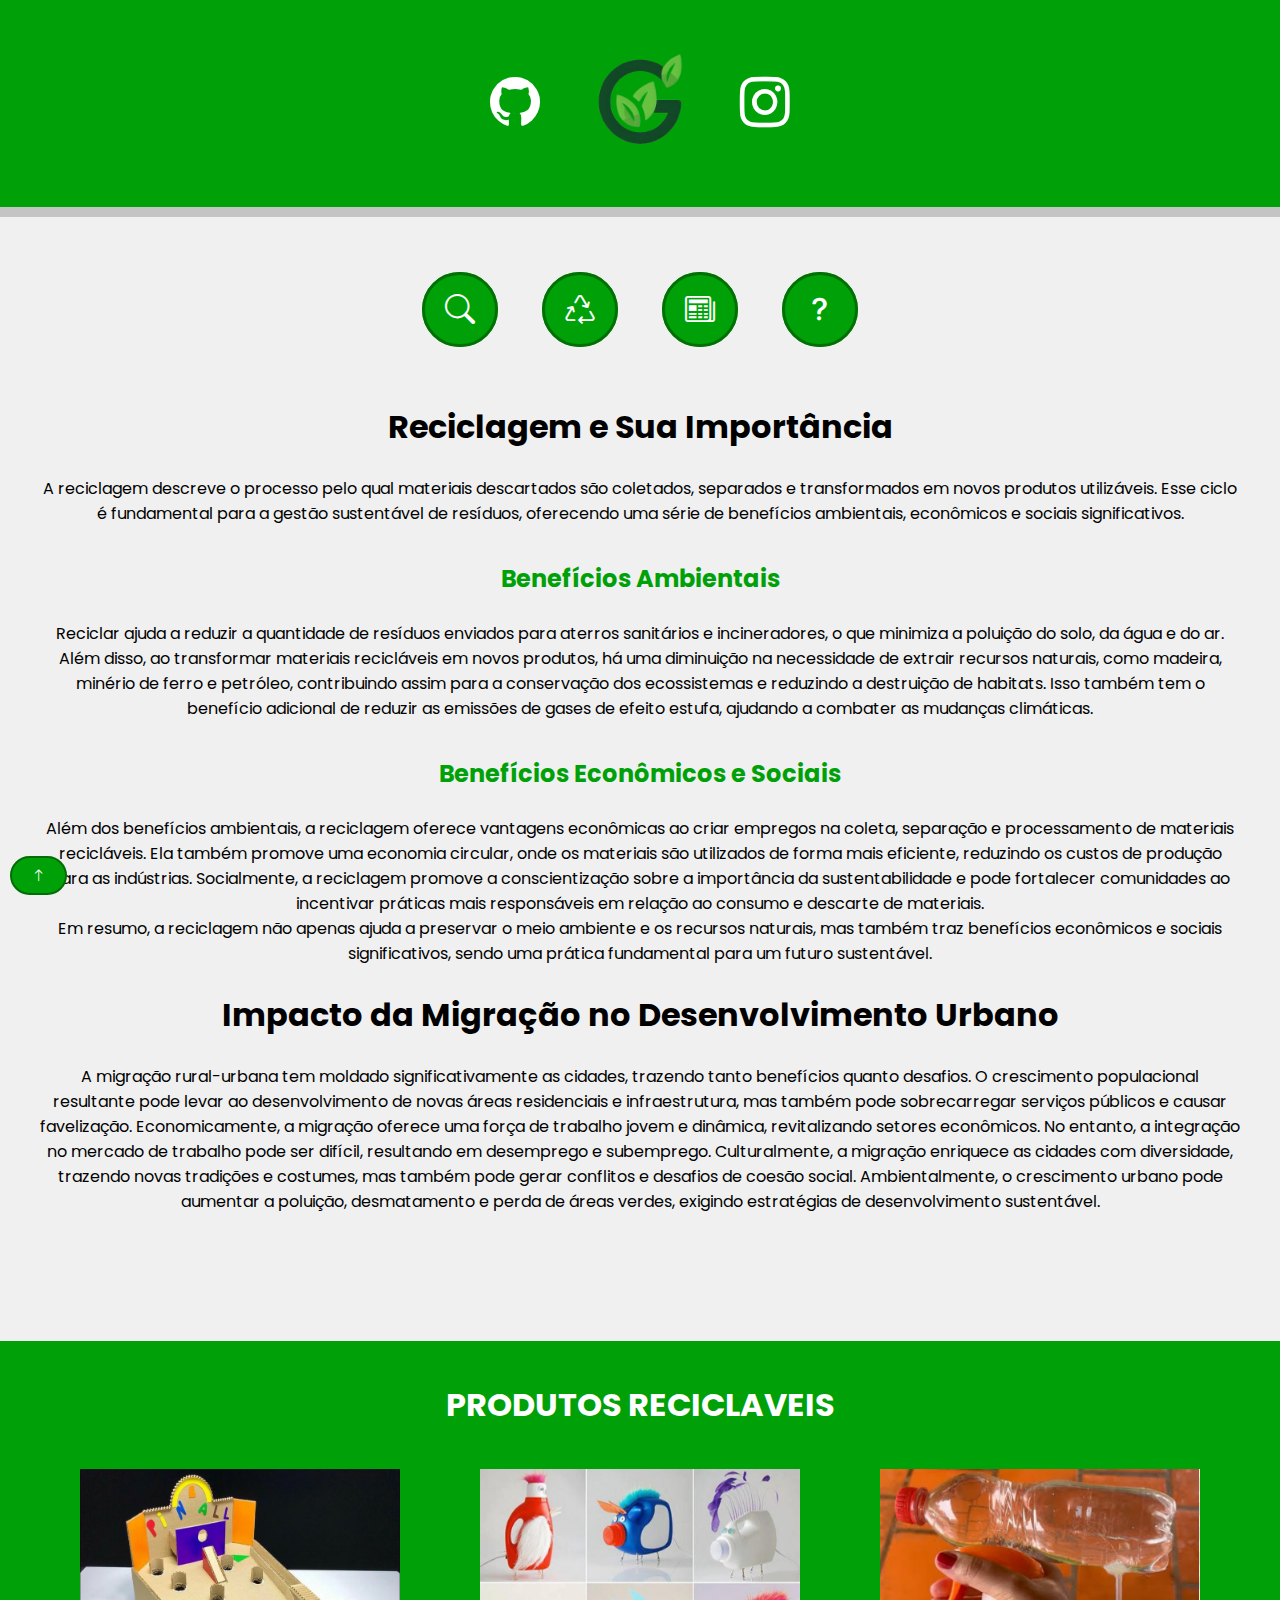
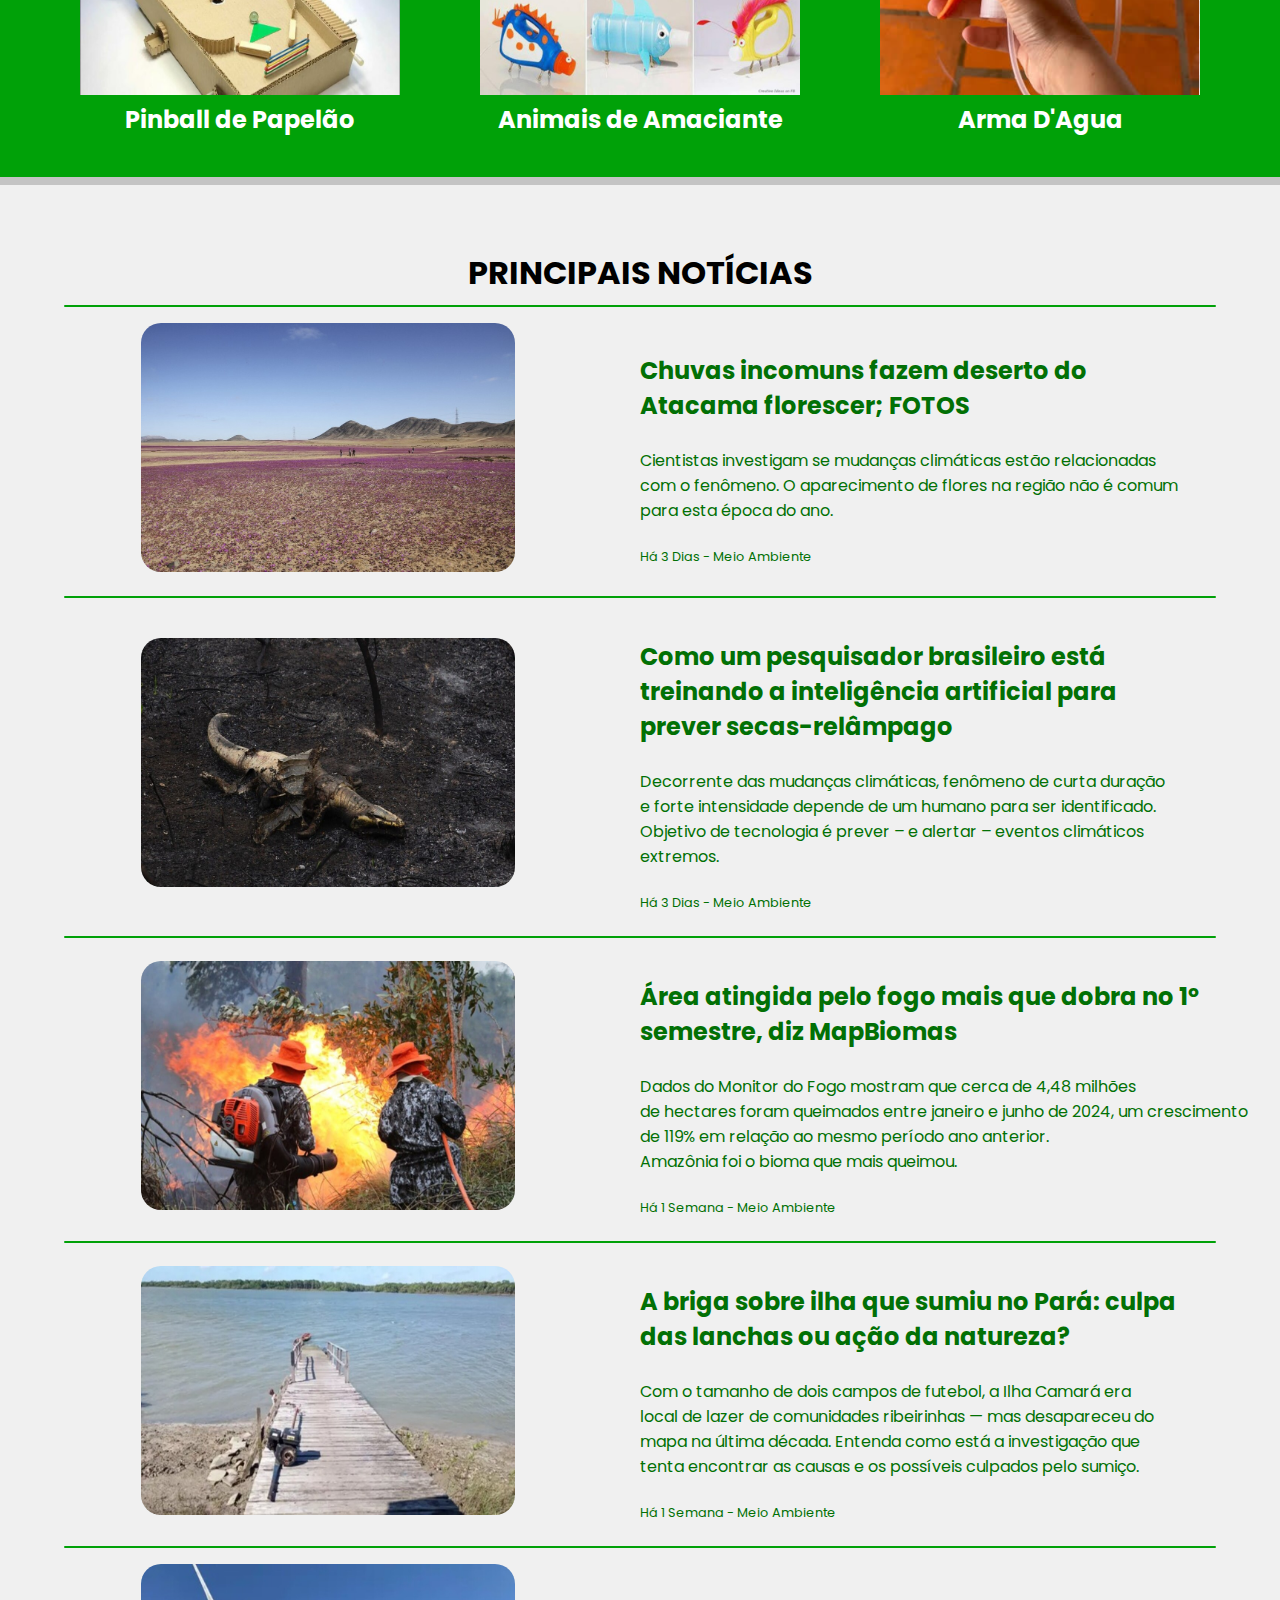
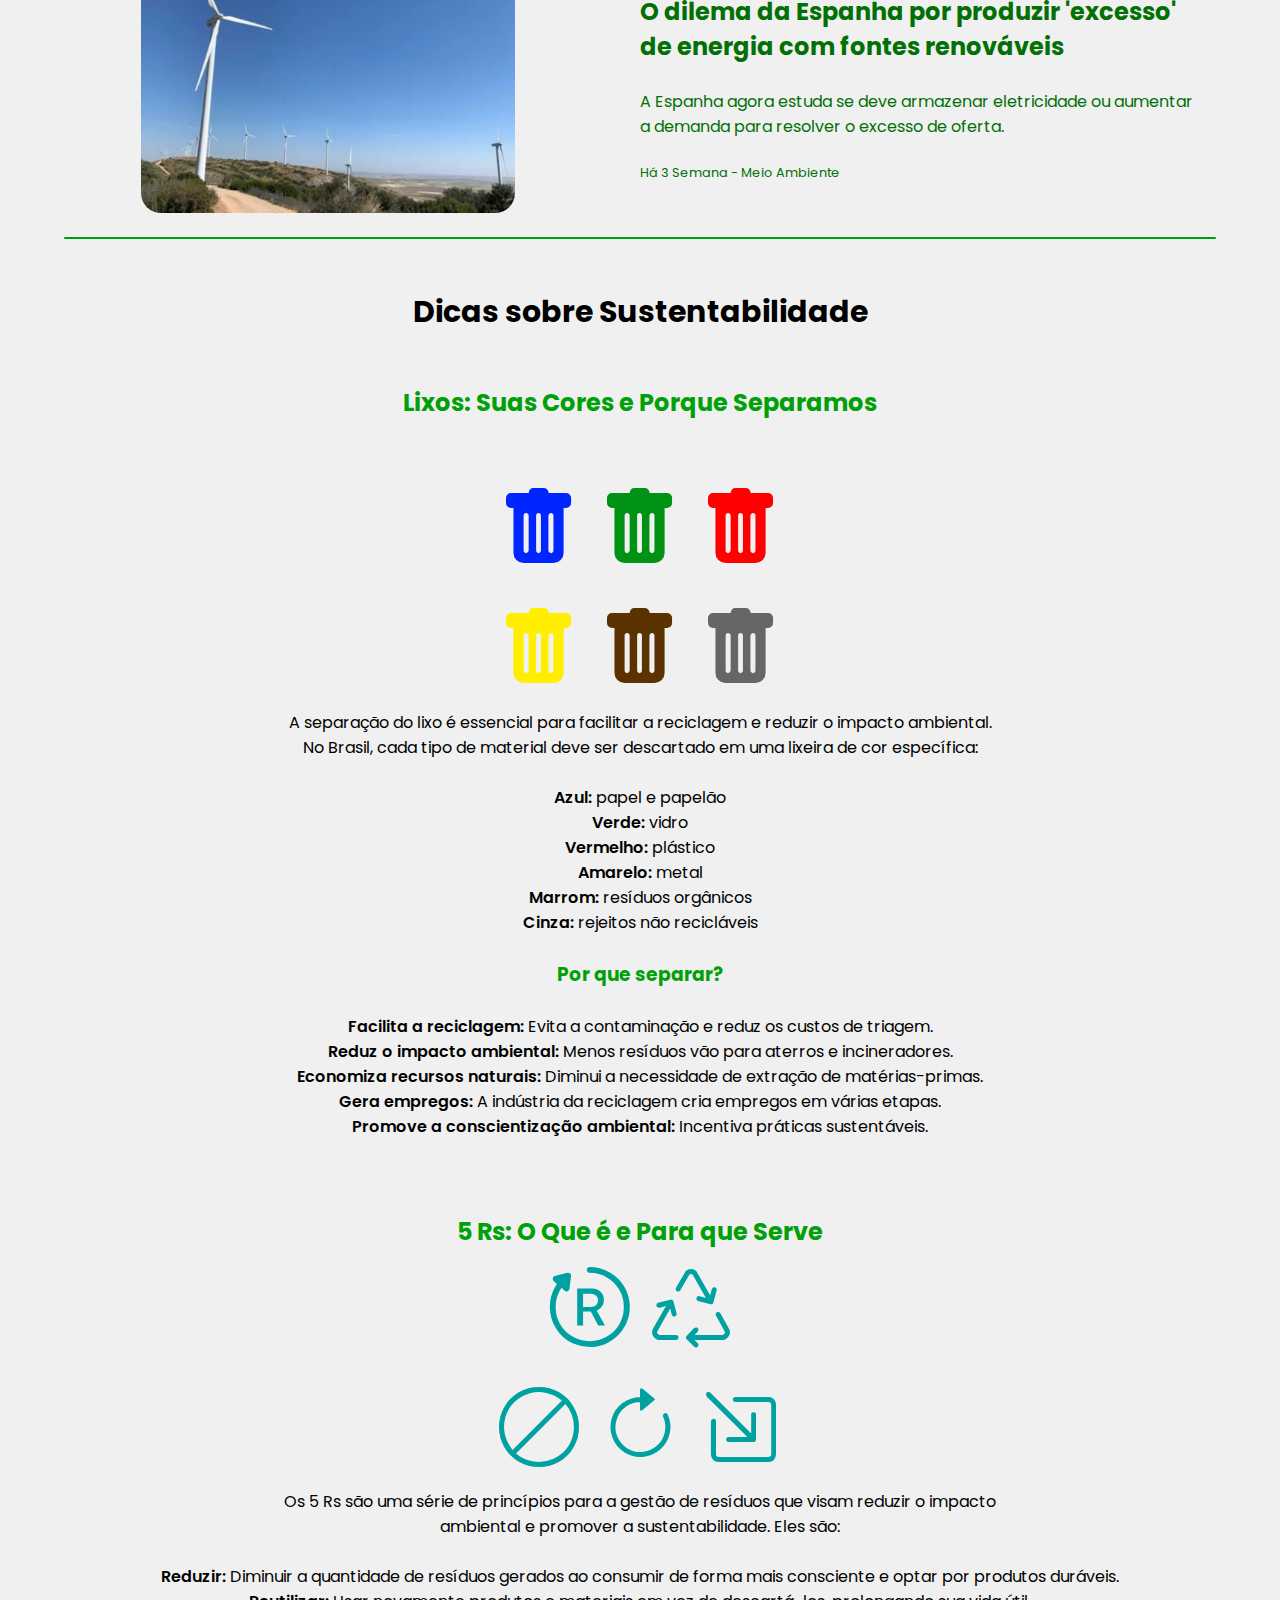
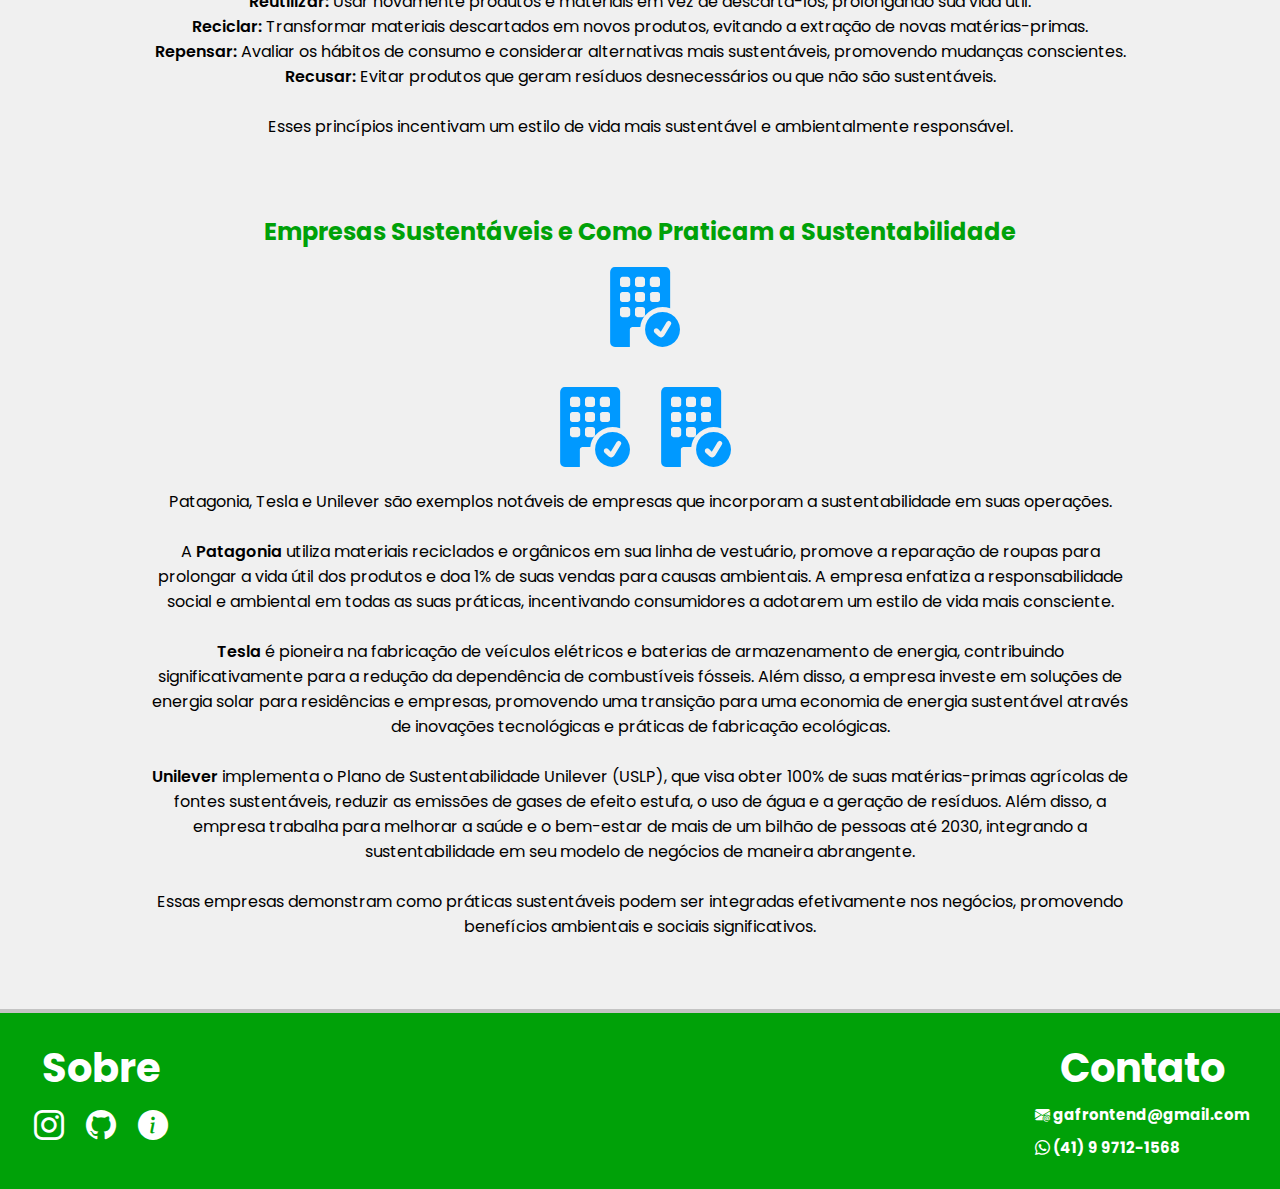
<file: index.html>
<!DOCTYPE html>
<html lang="pt-br">
<head>
    <meta charset="UTF-8">
    <meta name="viewport" content="width=device-width, initial-scale=1.0">
    <link rel="stylesheet" href="web.css">
    <link rel="stylesheet" href="mobile.css">
    <link rel="preconnect" href="https://fonts.googleapis.com">
    <link rel="preconnect" href="https://fonts.gstatic.com" crossorigin>
    <link href="https://fonts.googleapis.com/css2?family=Poppins:wght@400;500;600;700;800;900&display=swap" rel="stylesheet">
    <link rel="stylesheet" href="https://cdn.jsdelivr.net/npm/bootstrap-icons@1.11.3/font/bootstrap-icons.min.css">
    <link rel="shortcut icon" href="images/logo.png" type="image/x-icon">
    <title>GA | EcoVision</title>
</head>
<body>
    <header>
        <div id="menu" class="menu">

                <a href="https://github.com/guilherme-antunes2010"><i class="bi bi-github"></i>
                <title>GitHub</title></a>
                <a href=""><img src="images/logo.png" style="width: 200px; height: 200px; object-fit: cover;"></a>
                <a href="https://www.instagram.com/_ga_projetos_"><i class="bi bi-instagram"></i>
                <title>Instagram</title></a>
        </div>
    </header>

    <div class="icons"> 
        <ul>
            <li><a href="#geral"><i class="bi bi-search"></i></a></li>
            <li><a href="#ideias"><i class="bi bi-recycle"></i></a></li>
            <li><a href="#noticias"><i class="bi bi-newspaper"></i></a></li>
            <li><a href="#duvidas"><i class="bi bi-question-lg"></i></a></li>
        </ul>
    </div>

    <main>
        <div id="geral">
            <h1>Reciclagem e Sua Importância</h1><br>

            <p>A reciclagem descreve o processo pelo qual materiais descartados são coletados, separados e transformados em novos produtos utilizáveis. Esse ciclo é fundamental para a gestão sustentável de resíduos, oferecendo uma série de benefícios ambientais, econômicos e sociais significativos.<br>

                <h2><br>Benefícios Ambientais</h2>
                <br>Reciclar ajuda a reduzir a quantidade de resíduos enviados para aterros sanitários e incineradores, o que minimiza a poluição do solo, da água e do ar. Além disso, ao transformar materiais recicláveis em novos produtos, há uma diminuição na necessidade de extrair recursos naturais, como madeira, minério de ferro e petróleo, contribuindo assim para a conservação dos ecossistemas e reduzindo a destruição de habitats. Isso também tem o benefício adicional de reduzir as emissões de gases de efeito estufa, ajudando a combater as mudanças climáticas.<br>
                
                <h2><br>Benefícios Econômicos e Sociais</h2>
                <br>Além dos benefícios ambientais, a reciclagem oferece vantagens econômicas ao criar empregos na coleta, separação e processamento de materiais recicláveis. Ela também promove uma economia circular, onde os materiais são utilizados de forma mais eficiente, reduzindo os custos de produção para as indústrias. Socialmente, a reciclagem promove a conscientização sobre a importância da sustentabilidade e pode fortalecer comunidades ao incentivar práticas mais responsáveis em relação ao consumo e descarte de materiais.<br>
                Em resumo, a reciclagem não apenas ajuda a preservar o meio ambiente e os recursos naturais, mas também traz benefícios econômicos e sociais significativos, sendo uma prática fundamental para um futuro sustentável.</p><br>

            <h1>Impacto da Migração no Desenvolvimento Urbano</h1>

            <p><br>A migração rural-urbana tem moldado significativamente as cidades, trazendo tanto benefícios quanto desafios. O crescimento populacional resultante pode levar ao desenvolvimento de novas áreas residenciais e infraestrutura, mas também pode sobrecarregar serviços públicos e causar favelização.
            Economicamente, a migração oferece uma força de trabalho jovem e dinâmica, revitalizando setores econômicos. No entanto, a integração no mercado de trabalho pode ser difícil, resultando em desemprego e subemprego.
            Culturalmente, a migração enriquece as cidades com diversidade, trazendo novas tradições e costumes, mas também pode gerar conflitos e desafios de coesão social.
            Ambientalmente, o crescimento urbano pode aumentar a poluição, desmatamento e perda de áreas verdes, exigindo estratégias de desenvolvimento sustentável.</p><br>
        </div>
        <div id="ideias">
            <h1>PRODUTOS RECICLAVEIS</h1>
            <div class="cols cols-3">
                <div class="ideia">
                    <a href="ideias/ideia1.html"><img src="images/ideias (1).jpg">
                    <h2>Pinball de Papelão</h2></a>
                </div>
                <div class="ideia">
                    <a href="ideias/ideia2.html"><img src="images/ideias (2).jpg">
                    <h2>Animais de Amaciante</h2></a>
                </div>
                <div class="ideia">
                    <a href="ideias/ideia3.html"><img src="images/ideias (3).png">
                    <h2>Arma D'Agua</h2></a>
                </div>
            </div>
        </div>
        <div id="noticias">
            <h1>PRINCIPAIS NOTÍCIAS</h1>
            <div class="subtitle-underline"></div>
          <div class="news1">
            <a href="news/news1.html">
                <div class="noticia-img"><img src="images/news (1).jpeg"></div>
                <div class="legenda">
                    <br><h2>Chuvas incomuns fazem deserto do <br>Atacama florescer; FOTOS</h2><br>
                    <p>Cientistas investigam se mudanças climáticas estão relacionadas  <br> com o fenômeno. O aparecimento de flores na região não é comum<br> para esta época do ano.</p>
                    <br>
                    <p class="infos">Há 3 Dias - Meio Ambiente</p>
                </div>
            </a>
            </div>
            <div class="subtitle-underline"></div>
            <div class="news2">
                <a href="news/news2.html">
                    <div class="noticia-img"><img src="images/news (2).jpeg"></div>
                    <div class="legenda">
                        <br><h2>Como um pesquisador brasileiro está<br> treinando a inteligência artificial para <br> prever secas-relâmpago   
                        </h2><br>
                        <p>Decorrente das mudanças climáticas, fenômeno de curta duração <br>e forte intensidade depende de um humano para ser identificado.<br> Objetivo de tecnologia é prever – e alertar – eventos climáticos <br>extremos.</p><br>
                        <p class="infos">Há 3 Dias - Meio Ambiente</p>
                    </div>
                </a>
            </div>
            <div class="subtitle-underline"></div>
            <div class="news3">
                <a href="news/news3.html">
                    <div class="noticia-img"><img src="images/news (3).jpeg"></div>
                    <div class="legenda">
                        <br><h2>Área atingida pelo fogo mais que dobra no 1º semestre, diz MapBiomas</h2>
                        <br>
                        <p>Dados do Monitor do Fogo mostram que cerca de 4,48 milhões <br>de hectares foram queimados entre janeiro e junho de 2024, um crescimento de 119% em relação ao mesmo período ano anterior. <br>Amazônia foi o bioma que mais queimou.</p>
                        <br>
                        <p class="infos">Há 1 Semana - Meio Ambiente</p>
                    </div>
                </a>
            </div>
            <div class="subtitle-underline"></div>
            <div class="news4">
                <a href="news/news4.html">
                    <div class="noticia-img"><img src="images/news (4).jpeg"></div>
                    <div class="legenda">
                        <br><h2>A briga sobre ilha que sumiu no Pará: culpa <br>das lanchas ou ação da natureza?</h2>
                        <br>
                        <p>Com o tamanho de dois campos de futebol, a Ilha Camará era<br> local de lazer de comunidades ribeirinhas — mas desapareceu do<br> mapa na última década. Entenda como está a investigação que<br> tenta encontrar as causas e os possíveis culpados pelo sumiço.</p>
                        <br>
                        <p class="infos">Há 1 Semana - Meio Ambiente</p>
                    </div>
                </a>
            </div>
            <div class="subtitle-underline"></div>
            <div class="news5">
                <a href="news/news5.html">
                    <div class="noticia-img"><img src="images/news (5).jpeg"></div>
                    <div class="legenda">
                        <h2>O dilema da Espanha por produzir 'excesso'<br> de energia com fontes renováveis</h2>
                        <br>
                        <p>A Espanha agora estuda se deve armazenar eletricidade ou aumentar<br> a demanda para resolver o excesso de oferta.</p>
                        <br>
                        <p class="infos">Há 3 Semana - Meio Ambiente</p>
                    </div>
                </a>
            </div>
            <div class="subtitle-underline"></div>
            
            </div>
            <div id="duvidas">
                <h1 class="titulo-duvida">Dicas sobre Sustentabilidade</h1>
                <div class="lixos">
                    <h2>Lixos: Suas Cores e Porque Separamos</h2>
                    <br><br>
                <div class="lixos-icons">
                    <i id="papel" class="bi bi-trash-fill" style="color: #0026ff;"></i>
                    <i id="vidro" class="bi bi-trash-fill" style="color: #009213;"></i>
                    <i id="plastico" class="bi bi-trash-fill" style="color: #ff0000;"></i>
                    <br>
                    <i id="metal" class="bi bi-trash-fill" style="color: #ffee00;"></i>
                    <i id="organico" class="bi bi-trash-fill" style="color: #5a3300;"></i>
                    <i id="n-reciclavel" class="bi bi-trash-fill" style="color: #666666;"></i>
                </div>
                <div class="lixos-leg">
                <p>
                    A separação do lixo é essencial para facilitar a reciclagem e reduzir o impacto ambiental. <br> No Brasil, cada tipo de material deve ser descartado em uma lixeira de cor específica: <br>

                    <br><span>Azul:</span> papel e papelão<br>
                    <span>Verde:</span> vidro<br>
                    <span>Vermelho:</span> plástico<br>
                    <span>Amarelo:</span> metal<br>
                    <span>Marrom:</span> resíduos orgânicos<br>
                    <span>Cinza:</span> rejeitos não recicláveis<br>

                    <br><h3>Por que separar?</h3>

                    <br><span>Facilita a reciclagem:</span> Evita a contaminação e reduz os custos de triagem.
                    <br><span>Reduz o impacto ambiental:</span> Menos resíduos vão para aterros e incineradores.
                    <br><span>Economiza recursos naturais:</span> Diminui a necessidade de extração de matérias-primas.
                    <br><span>Gera empregos:</span> A indústria da reciclagem cria empregos em várias etapas.
                    <br><span>Promove a conscientização ambiental:</span> Incentiva práticas sustentáveis.
                </p>
                </div>
                </div>
                <br><br><br>
                <div class="rs">
                    <h2>5 Rs: O Que é e Para que Serve</h2>
                    <div class="rs-icons">
                            <i class="bi bi-bootstrap-reboot"></i>
                            <i class="bi bi-recycle"></i>
                            <br>
                            <i class="bi bi-ban"></i>
                            <i class="bi bi-arrow-clockwise"></i>
                            <i class="bi bi-box-arrow-in-down-right"></i>
                    </div>
                    <div class="rs-leg">
                        <p>
                            Os 5 Rs são uma série de princípios para a gestão de resíduos que visam reduzir o impacto <br>ambiental e promover a sustentabilidade. Eles são:<br>
                            <br><span>Reduzir:</span> Diminuir a quantidade de resíduos gerados ao consumir de forma mais consciente e optar por produtos duráveis.<br>
                            <span>Reutilizar:</span> Usar novamente produtos e materiais em vez de descartá-los, prolongando sua vida útil.<br>
                            <span>Reciclar:</span> Transformar materiais descartados em novos produtos, evitando a extração de novas matérias-primas.<br>
                            <span>Repensar:</span> Avaliar os hábitos de consumo e considerar alternativas mais sustentáveis, promovendo mudanças conscientes.<br>
                            <span>Recusar:</span> Evitar produtos que geram resíduos desnecessários ou que não são sustentáveis.<br>
                            <br>Esses princípios incentivam um estilo de vida mais sustentável e ambientalmente responsável.<br>
                        </p>
                    </div>
                </div>
                <br><br><br>
                <div class="empresas-sustentaveis">
                    <h2>Empresas Sustentáveis e Como Praticam a Sustentabilidade</h2>
                    <div class="empresas-icons">
                        <i class="bi bi-building-fill-check"></i>
                        <br>
                        <i class="bi bi-building-fill-check"></i>
                        <i class="bi bi-building-fill-check"></i>
                    </div>
                    <div class="empresas-leg">
                        <p>
                            Patagonia, Tesla e Unilever são exemplos notáveis de empresas que incorporam a sustentabilidade em suas operações.<br>
                            <br>A <span>Patagonia</span> utiliza materiais reciclados e orgânicos em sua linha de vestuário, promove a reparação de roupas para prolongar a vida útil dos produtos e doa 1% de suas vendas para causas ambientais. A empresa enfatiza a responsabilidade social e ambiental em todas as suas práticas, incentivando consumidores a adotarem um estilo de vida mais consciente.<br>
                            <br><span>Tesla</span> é pioneira na fabricação de veículos elétricos e baterias de armazenamento de energia, contribuindo significativamente para a redução da dependência de combustíveis fósseis. Além disso, a empresa investe em soluções de energia solar para residências e empresas, promovendo uma transição para uma economia de energia sustentável através de inovações tecnológicas e práticas de fabricação ecológicas.<br>
                            <br><span>Unilever</span> implementa o Plano de Sustentabilidade Unilever (USLP), que visa obter 100% de suas matérias-primas agrícolas de fontes sustentáveis, reduzir as emissões de gases de efeito estufa, o uso de água e a geração de resíduos. Além disso, a empresa trabalha para melhorar a saúde e o bem-estar de mais de um bilhão de pessoas até 2030, integrando a sustentabilidade em seu modelo de negócios de maneira abrangente.<br>
                            <br>Essas empresas demonstram como práticas sustentáveis podem ser integradas efetivamente nos negócios, promovendo benefícios ambientais e sociais significativos.
                        </p>
                    </div>
                </div>
            </div>
    </main>

    <footer>
        <div class="left-footer">
            <nav>
                <h2>Sobre</h2>
                <ul>
                    <li><a href="https://www.instagram.com/_ga_projetos_"><i class="bi bi-instagram"></i></a></li>
                    <li><a href="https://github.com/guilherme-antunes2010"><i class="bi bi-github"></i></a></li>
                    <li><a href="sobre.html"><i class="bi bi-info-circle-fill"></i></a></li>
                </ul>
            </nav>
        </div>
        <div class="right-footer">
            <h2>Contato</h2>
            <h4><i class="bi bi-envelope-at-fill"></i> gafrontend@gmail.com</h4>
            <h4><i class="bi bi-whatsapp"></i> (41) 9 9712-1568</h4>
        </div>
    </footer>

    <div class="seta-cima"><a href="#menu"><button><i class="bi bi-arrow-up"></i></button></a></div>
</body>
</html>
</file>
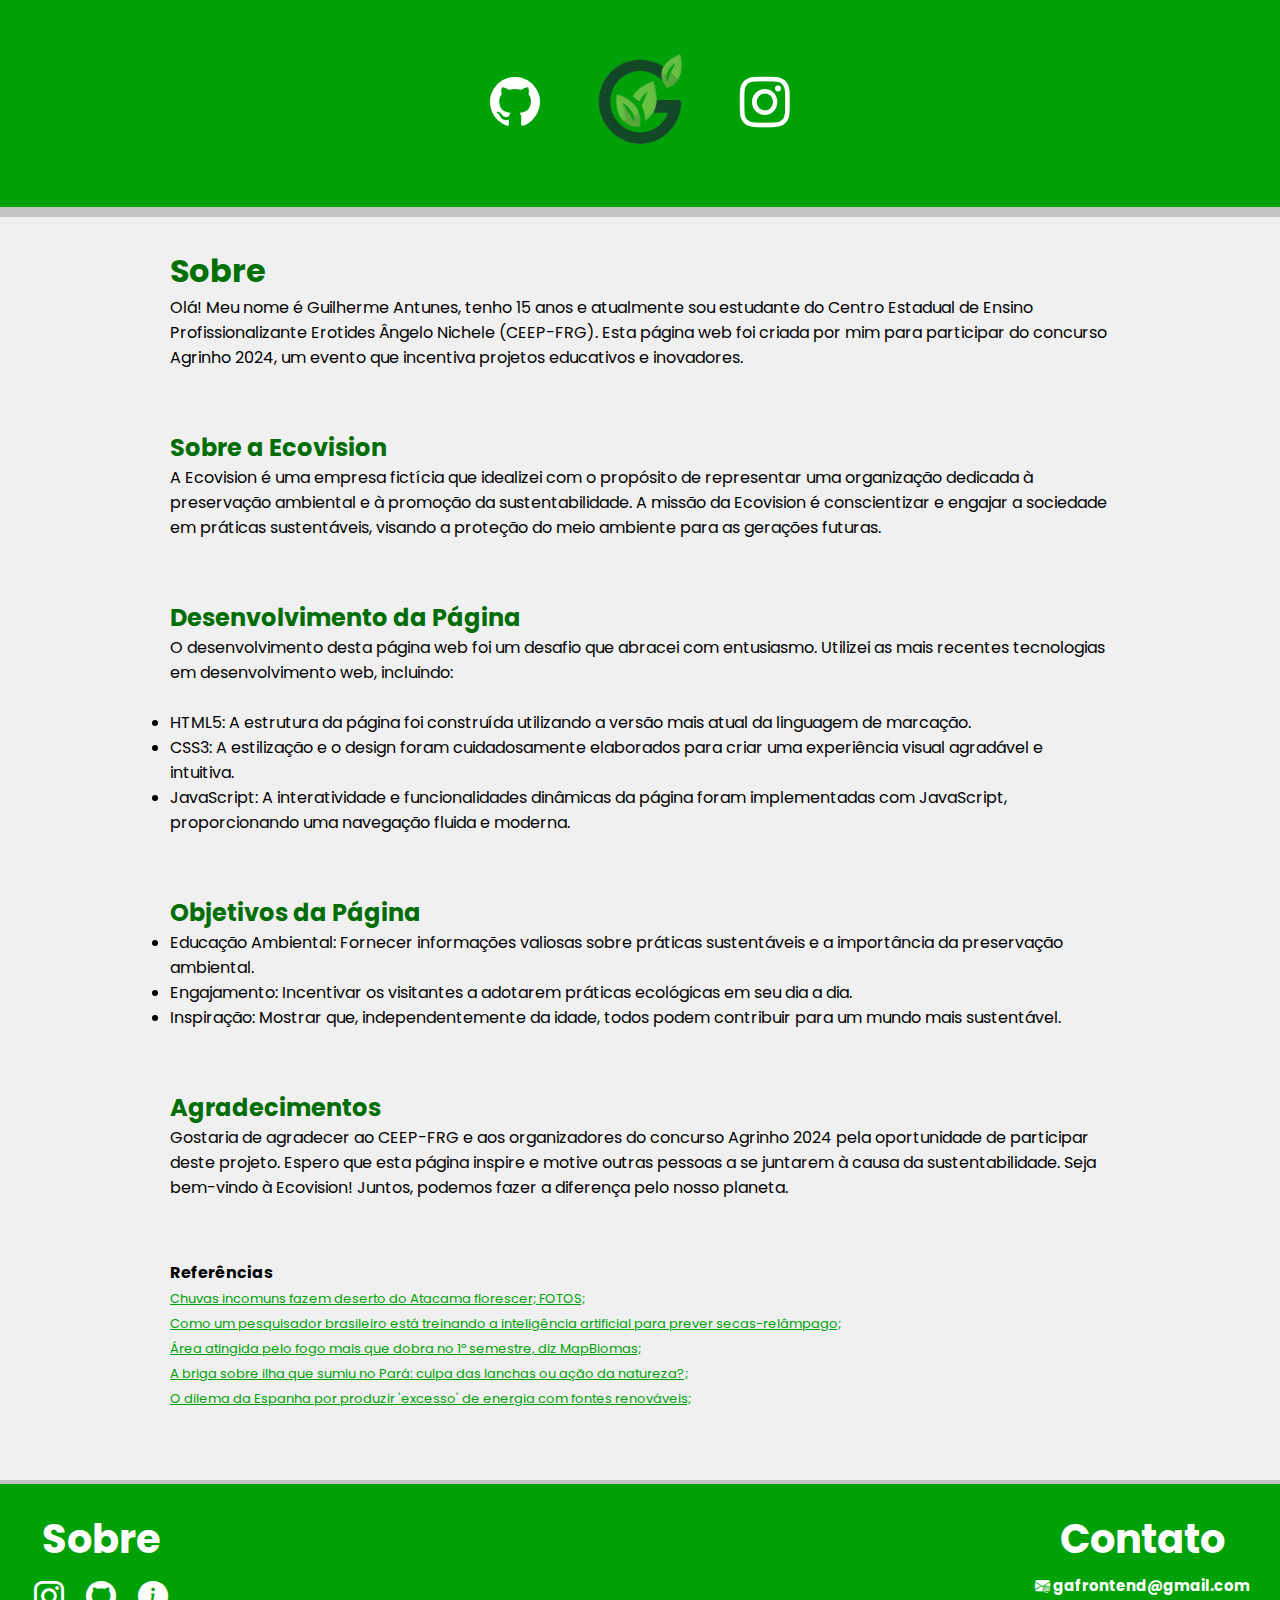
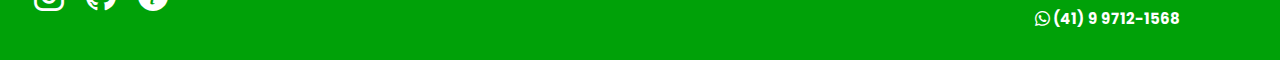
<file: sobre.html>
<!DOCTYPE html>
<html lang="pt-br">
<head>
    <meta charset="UTF-8">
    <meta name="viewport" content="width=device-width, initial-scale=1.0">
    <link rel="stylesheet" href="../web.css">
    <link rel="stylesheet" href="../mobile.css">
    <script src="../script.js"></script>
    <link rel="preconnect" href="https://fonts.googleapis.com">
    <link rel="preconnect" href="https://fonts.gstatic.com" crossorigin>
    <link href="https://fonts.googleapis.com/css2?family=Poppins:wght@400;500;600;700;800;900&display=swap" rel="stylesheet">
    <link rel="stylesheet" href="https://cdn.jsdelivr.net/npm/bootstrap-icons@1.11.3/font/bootstrap-icons.min.css">
    <link rel="shortcut icon" href="../images/logo.png" type="image/x-icon">
    <title>GA | EcoVision | Sobre</title>
    
</head>
<body>
    <header>
        <div class="menu">

                <a href="https://github.com/guilherme-antunes2010"><i class="bi bi-github"></i>
                <title>GitHub</title></a>
                <a href="../index.html"><img src="../images/logo.png" style="width: 200px; height: 200px; object-fit: cover;"></a>
                <a href="https://www.instagram.com/_ga_projetos_"><i class="bi bi-instagram"></i>
                <title>Instagram</title></a>
        </div>
    </header>

    <main>
        <div class="sobre">
            <h1>Sobre</h1>
            <p>
                Olá! Meu nome é Guilherme Antunes, tenho 15 anos e atualmente sou estudante do Centro Estadual de Ensino Profissionalizante Erotides Ângelo Nichele (CEEP-FRG). Esta página web foi criada por mim para participar do concurso Agrinho 2024, um evento que incentiva projetos educativos e inovadores.  
            </p>

            <h2>Sobre a Ecovision</h2>
            <p>A Ecovision é uma empresa fictícia que idealizei com o propósito de representar uma organização dedicada à preservação ambiental e à promoção da sustentabilidade. A missão da Ecovision é conscientizar e engajar a sociedade em práticas sustentáveis, visando a proteção do meio ambiente para as gerações futuras.</p>

            <h2>Desenvolvimento da Página</h2>
            <p>
                O desenvolvimento desta página web foi um desafio que abracei com entusiasmo. Utilizei as mais recentes tecnologias em desenvolvimento web, incluindo:
                <br><br>
                <li>HTML5: A estrutura da página foi construída utilizando a versão mais atual da linguagem de marcação.</li>
                <li>CSS3: A estilização e o design foram cuidadosamente elaborados para criar uma experiência visual agradável e intuitiva.</li>
                <li>JavaScript: A interatividade e funcionalidades dinâmicas da página foram implementadas com JavaScript, proporcionando uma navegação fluida e moderna.</li>
            </p>
            
            <h2>Objetivos da Página</h2>
            <li>Educação Ambiental: Fornecer informações valiosas sobre práticas sustentáveis e a  importância da preservação ambiental.</li>
                <li>Engajamento: Incentivar os visitantes a adotarem práticas ecológicas em seu dia a dia.</li>
                <li>Inspiração: Mostrar que, independentemente da idade, todos podem contribuir para um mundo mais sustentável.</li>

            <h2>Agradecimentos</h2>
            <p>Gostaria de agradecer ao CEEP-FRG e aos organizadores do concurso Agrinho 2024 pela oportunidade de participar deste projeto. Espero que esta página inspire e motive outras pessoas a se juntarem à causa da sustentabilidade.

            Seja bem-vindo à Ecovision! Juntos, podemos fazer a diferença pelo nosso planeta.</p>

                <div class="ref">
    
                <h4>Referências</h4>
                <a href="https://g1.globo.com/mundo/noticia/2024/07/11/chuvas-incomuns-fazem-deserto-do-atacama-florescer-fotos.ghtml">Chuvas incomuns fazem deserto do Atacama florescer; FOTOS;</a>
                <br>
                <a href="https://g1.globo.com/meio-ambiente/noticia/2024/07/17/como-um-pesquisador-brasileiro-esta-treinando-a-inteligencia-artificial-para-prever-secas-relampago.ghtml">Como um pesquisador brasileiro está treinando a inteligência artificial para prever secas-relâmpago;</a>
                <br>
                <a href="https://g1.globo.com/meio-ambiente/noticia/2024/07/12/area-atingida-pelo-fogo-mais-que-dobra-no-1o-semestre-diz-mapbiomas.ghtml">Área atingida pelo fogo mais que dobra no 1º semestre, diz MapBiomas;</a>
                <br>
                <a href="https://g1.globo.com/pa/para/noticia/2024/07/13/a-briga-sobre-ilha-que-sumiu-no-para-culpa-das-lanchas-ou-acao-da-natureza.ghtml">A briga sobre ilha que sumiu no Pará: culpa das lanchas ou ação da natureza?;</a>
                <br>
                <a href="https://g1.globo.com/mundo/noticia/2024/06/22/o-dilema-da-espanha-por-produzir-excesso-de-energia-com-fontes-renovaveis.ghtml">O dilema da Espanha por produzir 'excesso' de energia com fontes renováveis;</a>
                </div>
        </div>
    </main>

    <footer>
        <div class="left-footer">
            <nav>
                <h2>Sobre</h2>
                <ul>
                    <li><a href="https://www.instagram.com/_ga_projetos_"><i class="bi bi-instagram"></i></a></li>
                    <li><a href="https://github.com/guilherme-antunes2010"><i class="bi bi-github"></i></a></li>
                    <li><a href=""><i class="bi bi-info-circle-fill"></i></a></li>
                </ul>
            </nav>
        </div>
        <div class="right-footer">
            <h2>Contato</h2>
            <h4><i class="bi bi-envelope-at-fill"></i> gafrontend@gmail.com</h4>
            <h4><i class="bi bi-whatsapp"></i> (41) 9 9712-1568</h4>
        </div>
    </footer>

</body>

</html>
</file>
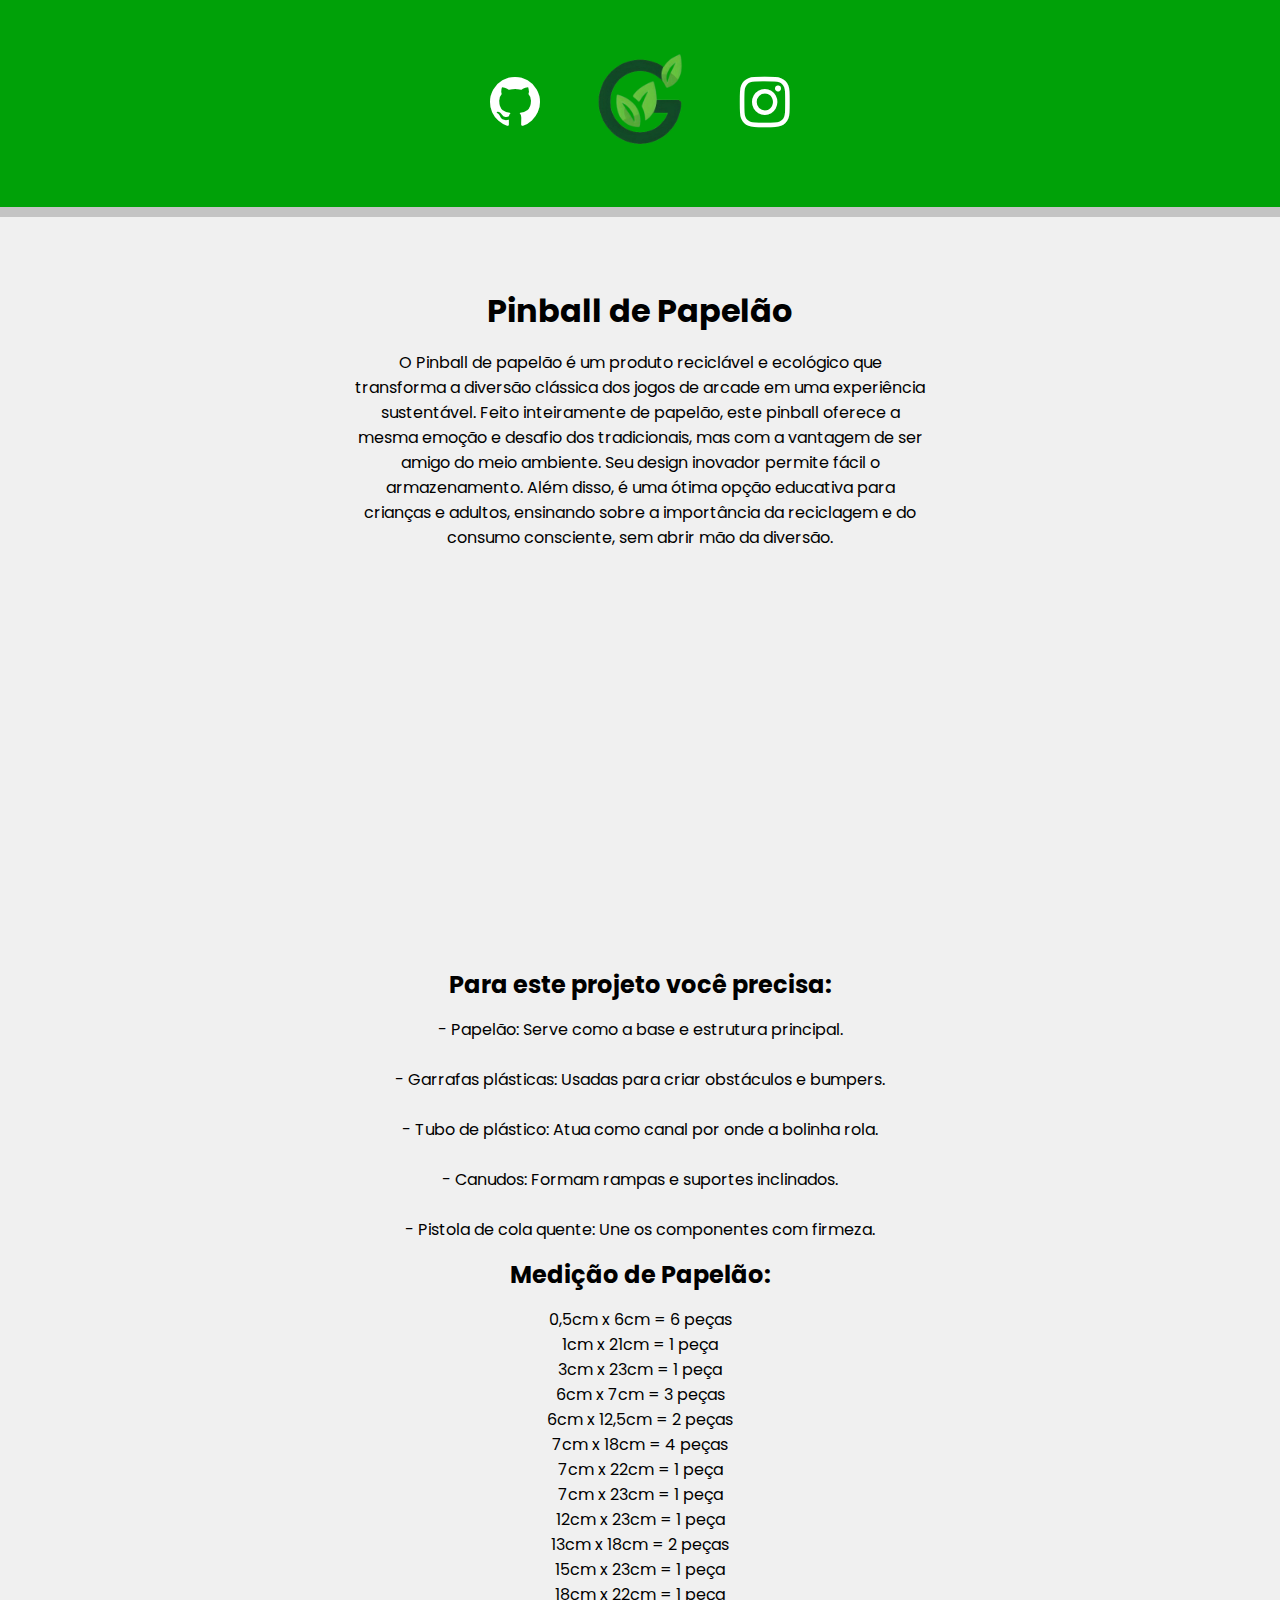
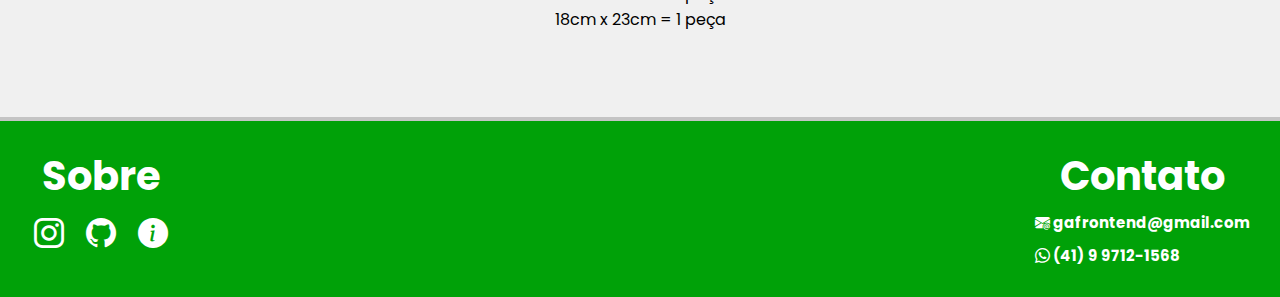
<file: ideias/ideia1.html>
<!DOCTYPE html>
<html lang="pt-br">
<head>
    <meta charset="UTF-8">
    <meta name="viewport" content="width=device-width, initial-scale=1.0">
    <link rel="stylesheet" href="../web.css">
    <link rel="stylesheet" href="../mobile.css">
    <link rel="preconnect" href="https://fonts.googleapis.com">
    <link rel="preconnect" href="https://fonts.gstatic.com" crossorigin>
    <link href="https://fonts.googleapis.com/css2?family=Poppins:wght@400;500;600;700;800;900&display=swap" rel="stylesheet">
    <link rel="stylesheet" href="https://cdn.jsdelivr.net/npm/bootstrap-icons@1.11.3/font/bootstrap-icons.min.css">
    <link rel="shortcut icon" href="../images/logo.png" type="image/x-icon">
    <title>GA | EcoVision</title>
</head>
<body>
    <header>
        <div id="menu" class="menu">

                <a href="https://github.com/guilherme-antunes2010"><i class="bi bi-github"></i>
                <title>GitHub</title></a>
                <a href="../index.html"><img src="../images/logo.png" style="width: 200px; height: 200px; object-fit: cover;"></a>
                <a href="https://www.instagram.com/_ga_projetos_"><i class="bi bi-instagram"></i>
                <title>Instagram</title></a>
        </div>
    </header>


    <main>
        <div class="ideias-html">
            <h1>Pinball de Papelão</h1>
            <p class="p1">
                O Pinball de papelão é um produto reciclável e ecológico que transforma a diversão clássica dos jogos de arcade em uma experiência sustentável. Feito inteiramente de papelão, este pinball oferece a mesma emoção e desafio dos tradicionais, mas com a vantagem de ser amigo do meio ambiente. Seu design inovador permite fácil o armazenamento. Além disso, é uma ótima opção educativa para crianças e adultos, ensinando sobre a importância da reciclagem e do consumo consciente, sem abrir mão da diversão.</p>
                <iframe width="560" height="315" src="https://www.youtube.com/embed/RiyIvHorvjY?si=8Pm33x1obFWXSaYx" title="YouTube video player" frameborder="0" allow="accelerometer; autoplay; clipboard-write; encrypted-media; gyroscope; picture-in-picture; web-share" referrerpolicy="strict-origin-when-cross-origin" allowfullscreen></iframe>

                <h2>Para este projeto você precisa:</h2>
                <p> - Papelão: Serve como a base e estrutura principal.<br><br>
                    - Garrafas plásticas: Usadas para criar obstáculos e bumpers.<br><br>
                    - Tubo de plástico: Atua como canal por onde a bolinha rola.<br><br>
                    - Canudos: Formam rampas e suportes inclinados.<br><br>
                    - Pistola de cola quente: Une os componentes com firmeza.
                </p>
                <h2>Medição de Papelão:</h2>
                <p>
                    0,5cm x 6cm = 6 peças<br>
                    1cm x 21cm = 1 peça<br>
                    3cm x 23cm = 1 peça<br>
                    6cm x 7cm = 3 peças<br>
                    6cm x 12,5cm = 2 peças<br>
                    7cm x 18cm = 4 peças<br>
                    7cm x 22cm = 1 peça<br>
                    7cm x 23cm = 1 peça<br>
                    12cm x 23cm = 1 peça<br>
                    13cm x 18cm = 2 peças<br>
                    15cm x 23cm = 1 peça<br>
                    18cm x 22cm = 1 peça<br>
                    18cm x 23cm = 1 peça<br>
                </p>
        </div>
    </main>

    <footer>
        <div class="left-footer">
            <nav>
                <h2>Sobre</h2>
                <ul>
                    <li><a href="https://www.instagram.com/_ga_projetos_"><i class="bi bi-instagram"></i></a></li>
                    <li><a href="https://github.com/guilherme-antunes2010"><i class="bi bi-github"></i></a></li>
                    <li><a href="sobre.html"><i class="bi bi-info-circle-fill"></i></a></li>
                </ul>
            </nav>
        </div>
        <div class="right-footer">
            <h2>Contato</h2>
            <h4><i class="bi bi-envelope-at-fill"></i> gafrontend@gmail.com</h4>
            <h4><i class="bi bi-whatsapp"></i> (41) 9 9712-1568</h4>
        </div>
    </footer>
</body>
</html>
</file>
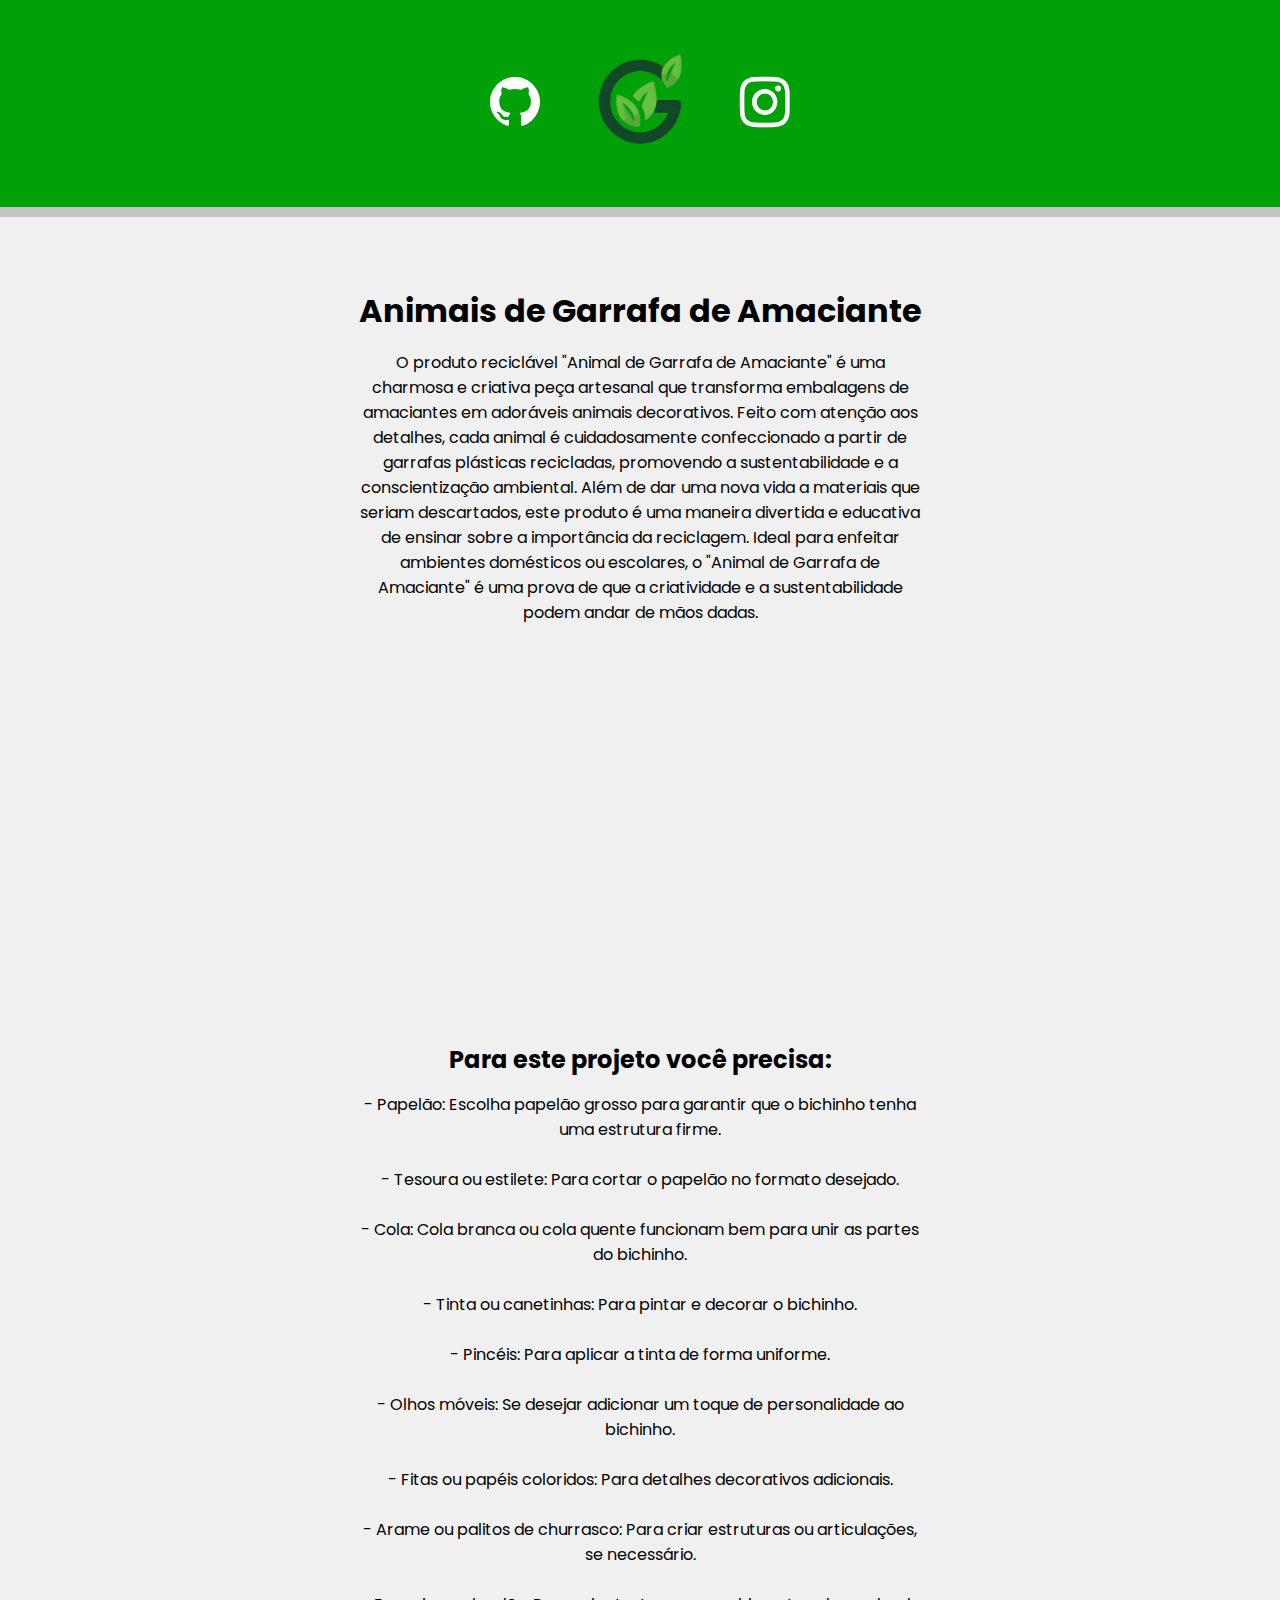
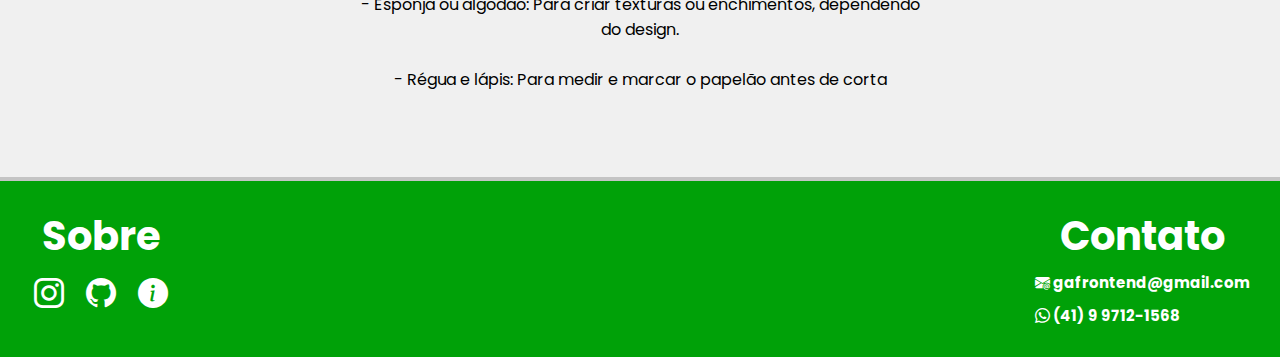
<file: ideias/ideia2.html>
<!DOCTYPE html>
<html lang="pt-br">
<head>
    <meta charset="UTF-8">
    <meta name="viewport" content="width=device-width, initial-scale=1.0">
    <link rel="stylesheet" href="../web.css">
    <link rel="stylesheet" href="../mobile.css">
    <link rel="preconnect" href="https://fonts.googleapis.com">
    <link rel="preconnect" href="https://fonts.gstatic.com" crossorigin>
    <link href="https://fonts.googleapis.com/css2?family=Poppins:wght@400;500;600;700;800;900&display=swap" rel="stylesheet">
    <link rel="stylesheet" href="https://cdn.jsdelivr.net/npm/bootstrap-icons@1.11.3/font/bootstrap-icons.min.css">
    <link rel="shortcut icon" href="../images/logo.png" type="image/x-icon">
    <title>GA | EcoVision</title>
</head>
<body>
    <header>
        <div id="menu" class="menu">

                <a href="https://github.com/guilherme-antunes2010"><i class="bi bi-github"></i>
                <title>GitHub</title></a>
                <a href="../index.html"><img src="../images/logo.png" style="width: 200px; height: 200px; object-fit: cover;"></a>
                <a href="https://www.instagram.com/_ga_projetos_"><i class="bi bi-instagram"></i>
                <title>Instagram</title></a>
        </div>
    </header>


    <main>
        <div class="ideias-html">
            <h1>Animais de Garrafa de Amaciante</h1>
            <p class="p1">
                O produto reciclável "Animal de Garrafa de Amaciante" é uma charmosa e criativa peça artesanal que transforma embalagens de amaciantes em adoráveis animais decorativos. Feito com atenção aos detalhes, cada animal é cuidadosamente confeccionado a partir de garrafas plásticas recicladas, promovendo a sustentabilidade e a conscientização ambiental. Além de dar uma nova vida a materiais que seriam descartados, este produto é uma maneira divertida e educativa de ensinar sobre a importância da reciclagem. Ideal para enfeitar ambientes domésticos ou escolares, o "Animal de Garrafa de Amaciante" é uma prova de que a criatividade e a sustentabilidade podem andar de mãos dadas.</p>

                <iframe width="560" height="315" src="https://www.youtube.com/embed/2dcjlFhA_jw?si=-YFaTVVfN09WbwET" title="YouTube video player" frameborder="0" allow="accelerometer; autoplay; clipboard-write; encrypted-media; gyroscope; picture-in-picture; web-share" referrerpolicy="strict-origin-when-cross-origin" allowfullscreen></iframe>

                <h2>Para este projeto você precisa:</h2>
                <p> - Papelão: Escolha papelão grosso para garantir que o bichinho tenha uma estrutura firme.<br><br>
                    - Tesoura ou estilete: Para cortar o papelão no formato desejado.<br><br>
                    - Cola: Cola branca ou cola quente funcionam bem para unir as partes do bichinho.<br><br>
                    - Tinta ou canetinhas: Para pintar e decorar o bichinho.<br><br>
                    - Pincéis: Para aplicar a tinta de forma uniforme.<br><br>
                    - Olhos móveis: Se desejar adicionar um toque de personalidade ao bichinho.<br><br>
                    - Fitas ou papéis coloridos: Para detalhes decorativos adicionais.<br><br>
                    - Arame ou palitos de churrasco: Para criar estruturas ou articulações, se necessário.<br><br>
                    - Esponja ou algodão: Para criar texturas ou enchimentos, dependendo do design.<br><br>
                    - Régua e lápis: Para medir e marcar o papelão antes de corta
                </p>
        </div>
    </main>

    <footer>
        <div class="left-footer">
            <nav>
                <h2>Sobre</h2>
                <ul>
                    <li><a href="https://www.instagram.com/_ga_projetos_"><i class="bi bi-instagram"></i></a></li>
                    <li><a href="https://github.com/guilherme-antunes2010"><i class="bi bi-github"></i></a></li>
                    <li><a href="sobre.html"><i class="bi bi-info-circle-fill"></i></a></li>
                </ul>
            </nav>
        </div>
        <div class="right-footer">
            <h2>Contato</h2>
            <h4><i class="bi bi-envelope-at-fill"></i> gafrontend@gmail.com</h4>
            <h4><i class="bi bi-whatsapp"></i> (41) 9 9712-1568</h4>
        </div>
    </footer>
</body>
</html>
</file>
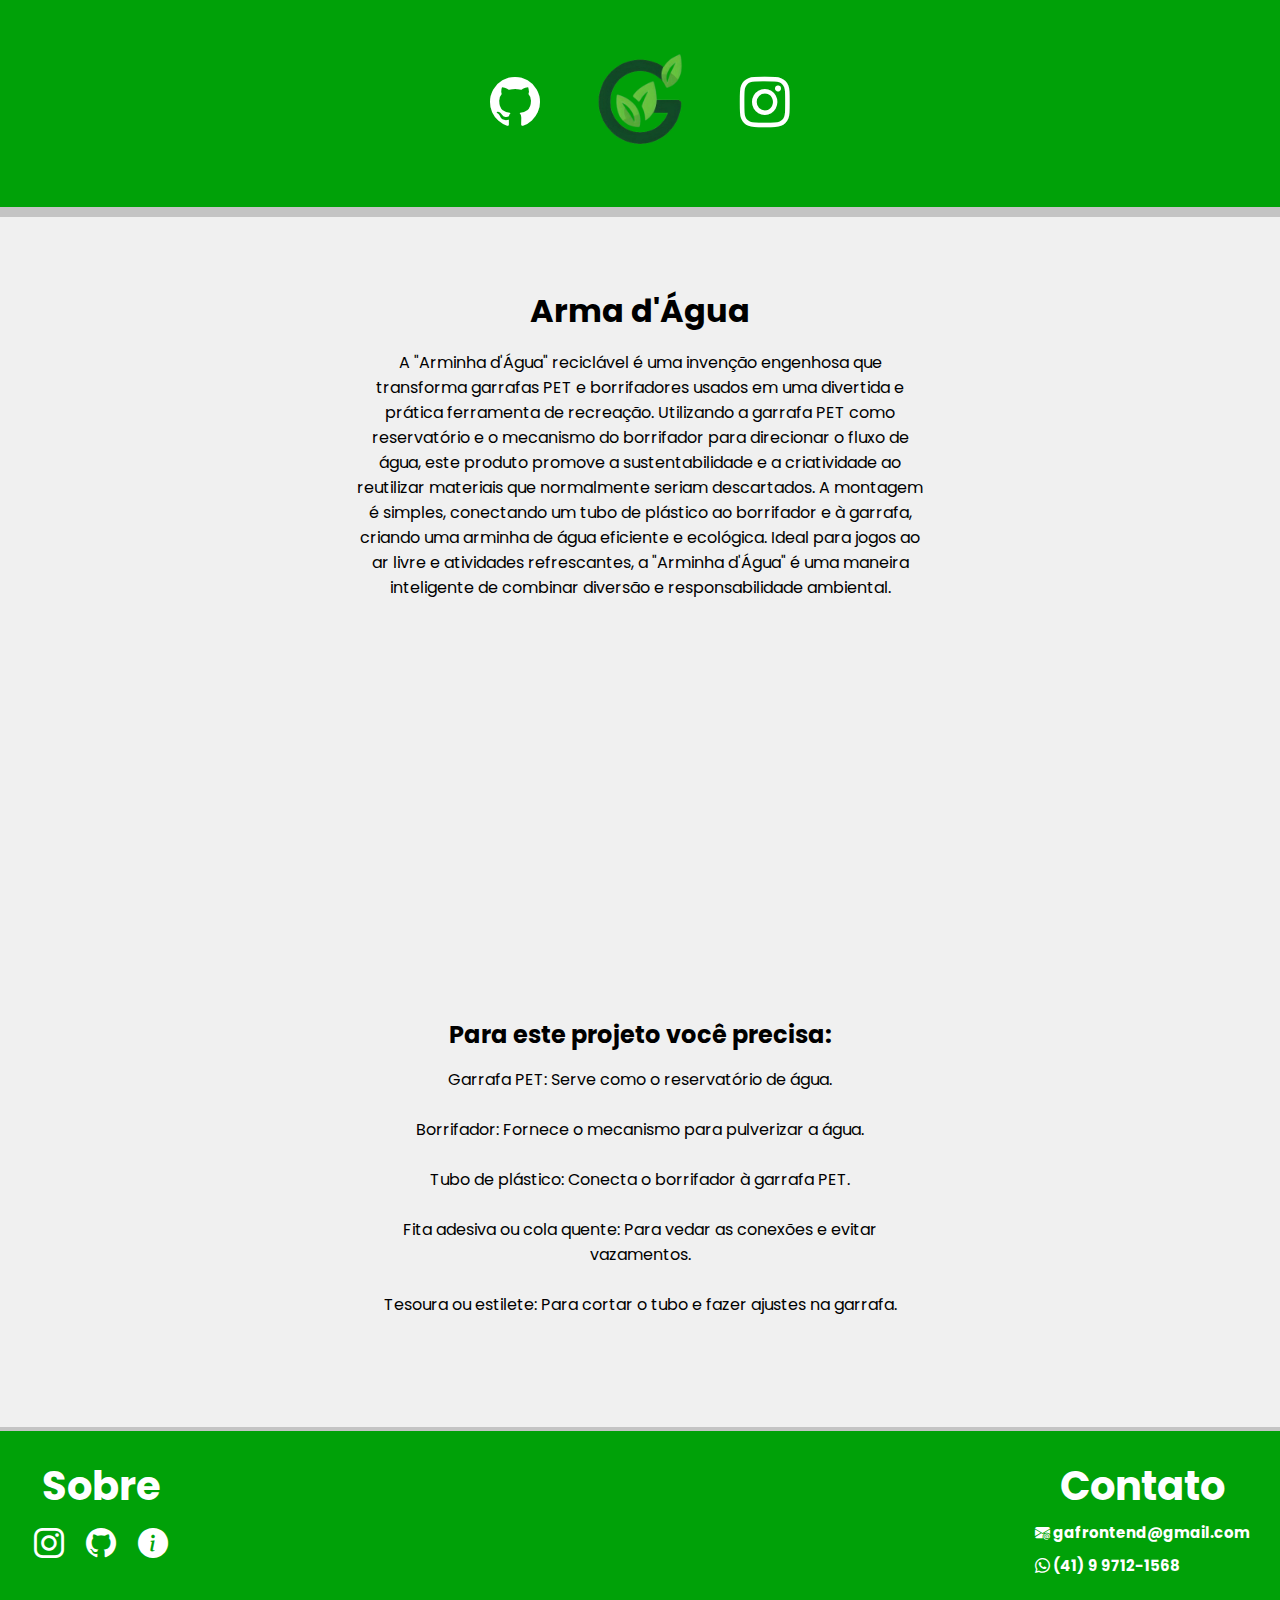
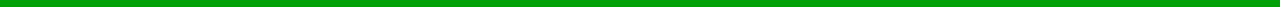
<file: ideias/ideia3.html>
<!DOCTYPE html>
<html lang="pt-br">
<head>
    <meta charset="UTF-8">
    <meta name="viewport" content="width=device-width, initial-scale=1.0">
    <link rel="stylesheet" href="../web.css">
    <link rel="stylesheet" href="../mobile.css">
    <link rel="preconnect" href="https://fonts.googleapis.com">
    <link rel="preconnect" href="https://fonts.gstatic.com" crossorigin>
    <link href="https://fonts.googleapis.com/css2?family=Poppins:wght@400;500;600;700;800;900&display=swap" rel="stylesheet">
    <link rel="stylesheet" href="https://cdn.jsdelivr.net/npm/bootstrap-icons@1.11.3/font/bootstrap-icons.min.css">
    <link rel="shortcut icon" href="../images/logo.png" type="image/x-icon">
    <title>GA | EcoVision</title>
</head>
<body>
    <header>
        <div id="menu" class="menu">

                <a href="https://github.com/guilherme-antunes2010"><i class="bi bi-github"></i>
                <title>GitHub</title></a>
                <a href="../index.html"><img src="../images/logo.png" style="width: 200px; height: 200px; object-fit: cover;"></a>
                <a href="https://www.instagram.com/_ga_projetos_"><i class="bi bi-instagram"></i>
                <title>Instagram</title></a>
        </div>
    </header>


    <main>
        <div class="ideias-html">
            <h1>Arma d'Água</h1>
            <p class="p1">
                A "Arminha d'Água" reciclável é uma invenção engenhosa que transforma garrafas PET e borrifadores usados em uma divertida e prática ferramenta de recreação. Utilizando a garrafa PET como reservatório e o mecanismo do borrifador para direcionar o fluxo de água, este produto promove a sustentabilidade e a criatividade ao reutilizar materiais que normalmente seriam descartados. A montagem é simples, conectando um tubo de plástico ao borrifador e à garrafa, criando uma arminha de água eficiente e ecológica. Ideal para jogos ao ar livre e atividades refrescantes, a "Arminha d'Água" é uma maneira inteligente de combinar diversão e responsabilidade ambiental.</p>
                
                <iframe width="560" height="315" src="https://www.youtube.com/embed/JhDkVWiHv_I?si=7LnKYOPyhPg6i2r-" title="YouTube video player" frameborder="0" allow="accelerometer; autoplay; clipboard-write; encrypted-media; gyroscope; picture-in-picture; web-share" referrerpolicy="strict-origin-when-cross-origin" allowfullscreen></iframe>

                <h2>Para este projeto você precisa:</h2>
                <p> Garrafa PET: Serve como o reservatório de água. <br><br>
                    Borrifador: Fornece o mecanismo para pulverizar a água.<br><br>
                    Tubo de plástico: Conecta o borrifador à garrafa PET.<br><br>
                    Fita adesiva ou cola quente: Para vedar as conexões e evitar vazamentos.<br><br>
                    Tesoura ou estilete: Para cortar o tubo e fazer ajustes na garrafa.<br><br>
                </p>
        </div>
    </main>

    <footer>
        <div class="left-footer">
            <nav>
                <h2>Sobre</h2>
                <ul>
                    <li><a href="https://www.instagram.com/_ga_projetos_"><i class="bi bi-instagram"></i></a></li>
                    <li><a href="https://github.com/guilherme-antunes2010"><i class="bi bi-github"></i></a></li>
                    <li><a href="sobre.html"><i class="bi bi-info-circle-fill"></i></a></li>
                </ul>
            </nav>
        </div>
        <div class="right-footer">
            <h2>Contato</h2>
            <h4><i class="bi bi-envelope-at-fill"></i> gafrontend@gmail.com</h4>
            <h4><i class="bi bi-whatsapp"></i> (41) 9 9712-1568</h4>
        </div>
    </footer>
</body>
</html>
</file>
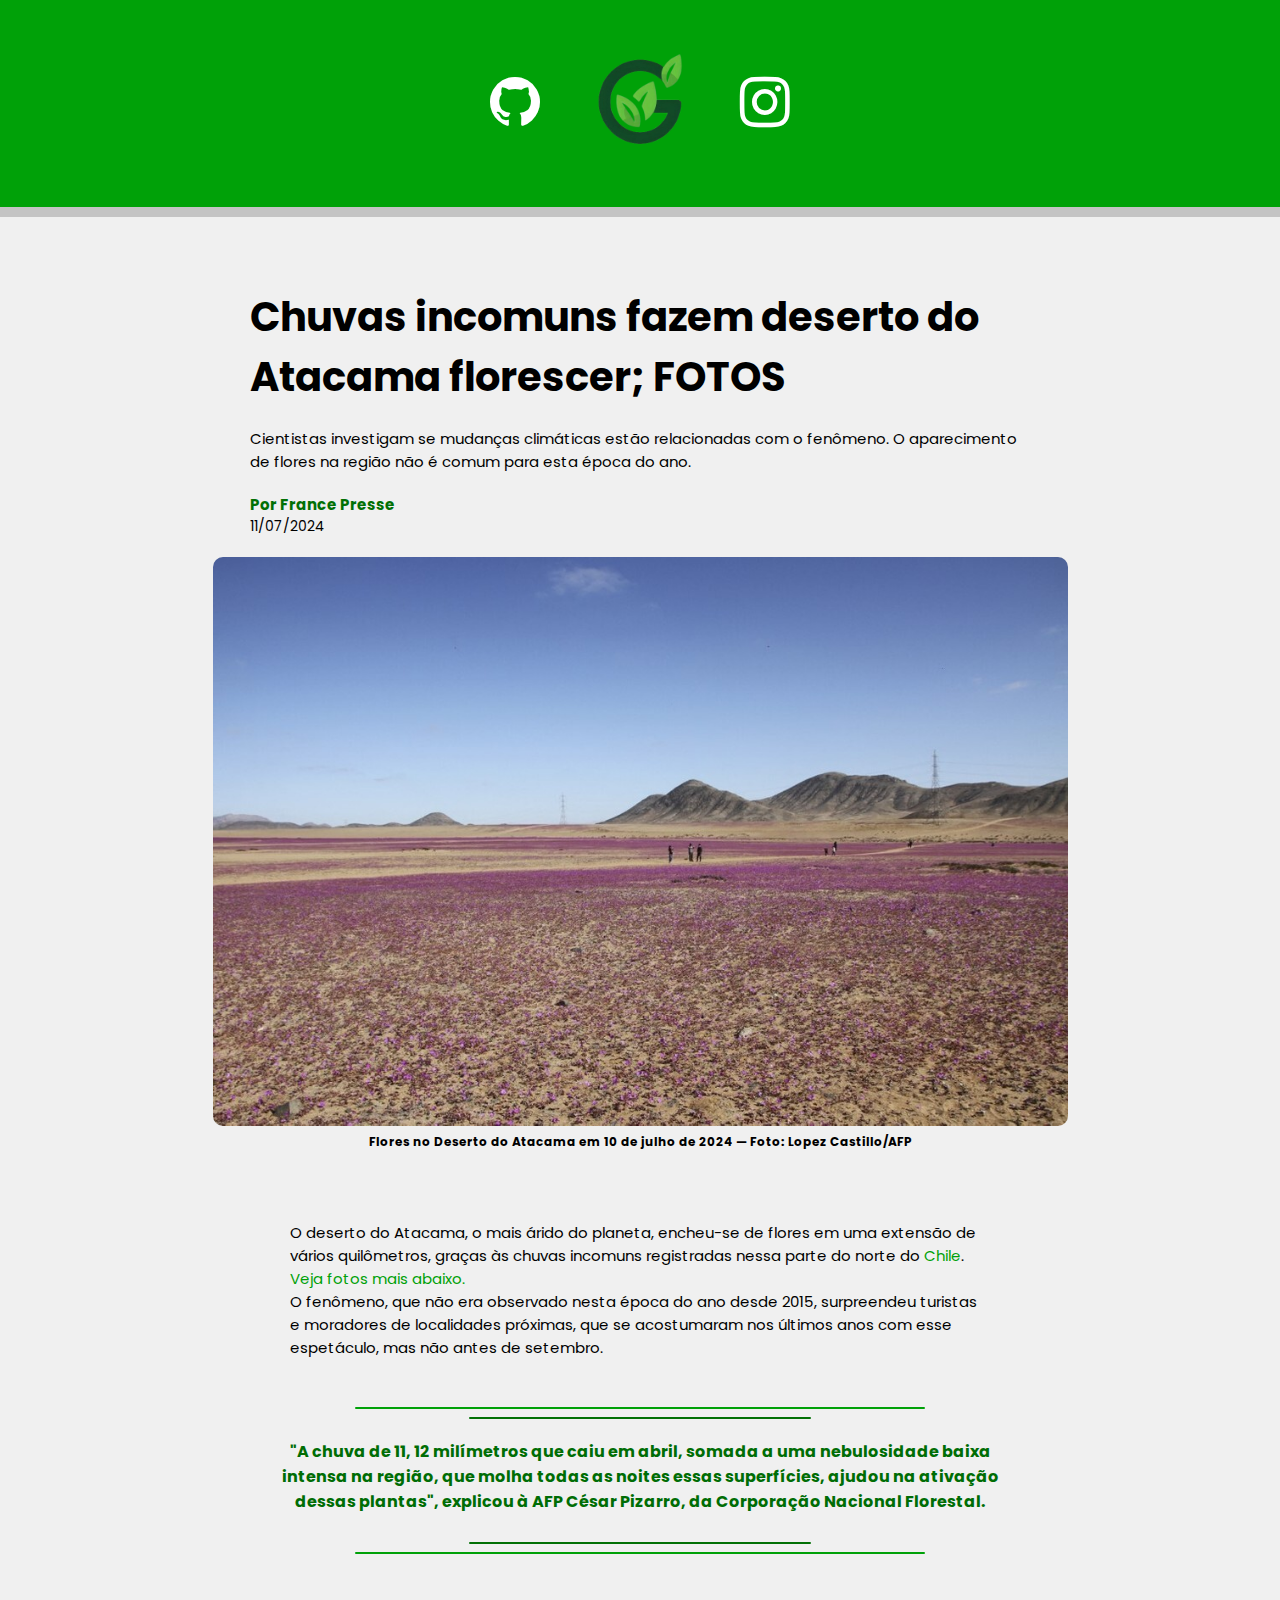
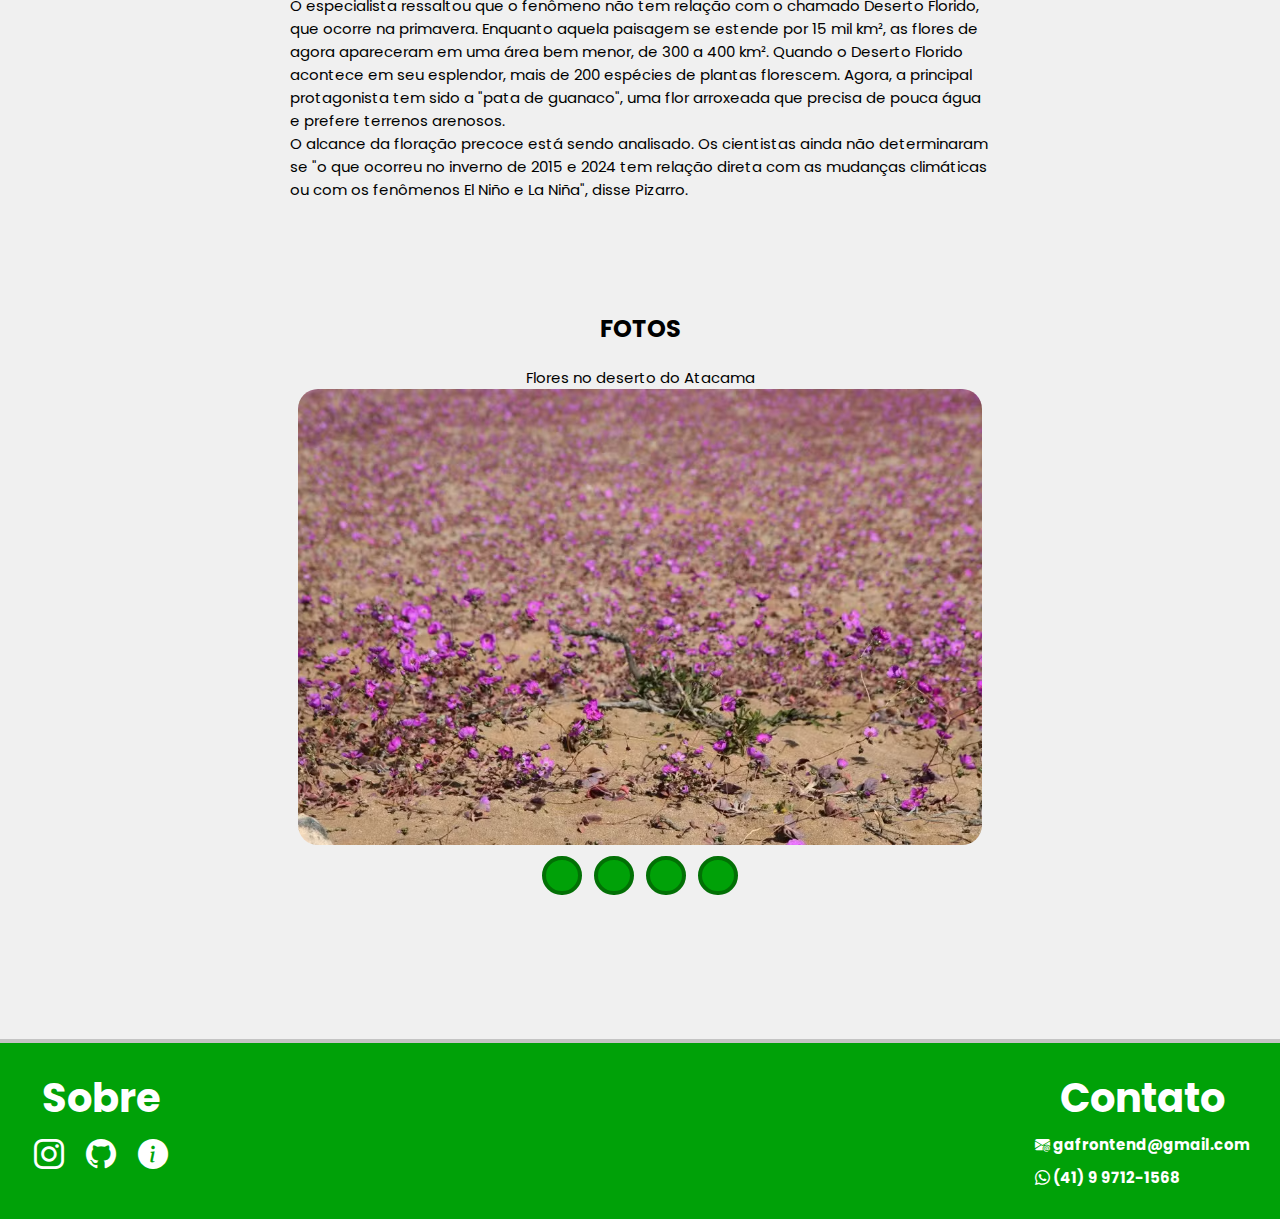
<file: news/news1.html>
<!DOCTYPE html>
<html lang="pt-br">
<head>
    <meta charset="UTF-8">
    <meta name="viewport" content="width=device-width, initial-scale=1.0">
    <link rel="stylesheet" href="../web.css">
    <link rel="stylesheet" href="../mobile.css">
    <script src="../script.js"></script>
    <link rel="preconnect" href="https://fonts.googleapis.com">
    <link rel="preconnect" href="https://fonts.gstatic.com" crossorigin>
    <link href="https://fonts.googleapis.com/css2?family=Poppins:wght@400;500;600;700;800;900&display=swap" rel="stylesheet">
    <link rel="stylesheet" href="https://cdn.jsdelivr.net/npm/bootstrap-icons@1.11.3/font/bootstrap-icons.min.css">
    <link rel="shortcut icon" href="../images/logo.png" type="image/x-icon">
    <title>GA | EcoVision</title>
    
</head>
<body>
    <header>
        <div class="menu">

                <a href="https://github.com/guilherme-antunes2010"><i class="bi bi-github"></i>
                <title>GitHub</title></a>
                <a href="../index.html"><img src="../images/logo.png" style="width: 200px; height: 200px; object-fit: cover;"></a>
                <a href="https://www.instagram.com/_ga_projetos_"><i class="bi bi-instagram"></i>
                <title>Instagram</title></a>
        </div>
    </header>

    <main>
        <div class="noticia">
            <div class="header-noticia">
                <h1>Chuvas incomuns fazem deserto do Atacama florescer; FOTOS</h1>
                <p class="p1">Cientistas investigam se mudanças climáticas estão relacionadas com o fenômeno. O aparecimento <br>de flores na região não é comum para esta época do ano.</p>
                <a href="https://www.afp.com/">
                    <h6>Por France Presse</h6>
                </a>
                <p>11/07/2024</p>
            </div>
            <div class="img-noticia">
                <img src="../images/news (1).jpeg">
                <h6>Flores no Deserto do Atacama em 10 de julho de 2024 — Foto: Lopez Castillo/AFP</h6>
            </div>
            <div class="corpo-noticia">
                <p>O deserto do Atacama, o mais árido do planeta, encheu-se de flores em uma extensão de vários quilômetros, graças às chuvas incomuns registradas nessa parte do norte do <a href="https://g1.globo.com/tudo-sobre/chile/">Chile</a>.<a href="#pics"> Veja fotos mais abaixo.</a><br>
                O fenômeno, que não era observado nesta época do ano desde 2015, surpreendeu turistas e moradores de localidades próximas, que se acostumaram nos últimos anos com esse espetáculo, mas não antes de setembro.</p>
                <div class="box-citation">
                    <div class="subtitle-underline-news"></div>
                    <div class="subtitle-underline-news2"></div>
                    <h4>"A chuva de 11, 12 milímetros que caiu em abril, somada a uma nebulosidade baixa intensa na região, que molha todas as noites essas superfícies, ajudou na ativação <br> dessas plantas", explicou à AFP César Pizarro, da Corporação Nacional Florestal.</h4>
                    <div class="subtitle-underline-news2"></div>
                    <div class="subtitle-underline-news"></div>
                </div>
                <p>O especialista ressaltou que o fenômeno não tem relação com o chamado Deserto Florido, que ocorre na primavera. Enquanto aquela paisagem se estende por 15 mil km², as flores de agora apareceram em uma área bem menor, de 300 a 400 km².
                Quando o Deserto Florido acontece em seu esplendor, mais de 200 espécies de plantas florescem. Agora, a principal protagonista tem sido a "pata de guanaco", uma flor arroxeada que precisa de pouca água e prefere terrenos arenosos. <br>
            
                O alcance da floração precoce está sendo analisado. Os cientistas ainda não determinaram se "o que ocorreu no inverno de 2015 e 2024 tem relação direta com as mudanças climáticas ou com os fenômenos El Niño e La Niña", disse Pizarro.</p>
                        <div id="pics" class="pics">
                            <h2>FOTOS</h2>
                            <p class="p2">Flores no deserto do Atacama</p>
                            <img id="figura" src="../images/pics(1).png">
                            <br>
                            <input type="button" value="" onclick="img1();">
                            <input type="button" value="" onclick="img2();">
                            <input type="button" value="" onclick="img3();">
                            <input type="button" value="" onclick="img4();">
                        </div>
            </div>
        </div>
    </main>

    <footer>
        <div class="left-footer">
            <nav>
                <h2>Sobre</h2>
                <ul>
                    <li><a href="https://www.instagram.com/_ga_projetos_"><i class="bi bi-instagram"></i></a></li>
                    <li><a href="https://github.com/guilherme-antunes2010"><i class="bi bi-github"></i></a></li>
                    <li><a href="../sobre.html"><i class="bi bi-info-circle-fill"></i></a></li>
                </ul>
            </nav>
        </div>
        <div class="right-footer">
            <h2>Contato</h2>
            <h4><i class="bi bi-envelope-at-fill"></i> gafrontend@gmail.com</h4>
            <h4><i class="bi bi-whatsapp"></i> (41) 9 9712-1568</h4>
        </div>
    </footer>

</body>

</html>
</file>
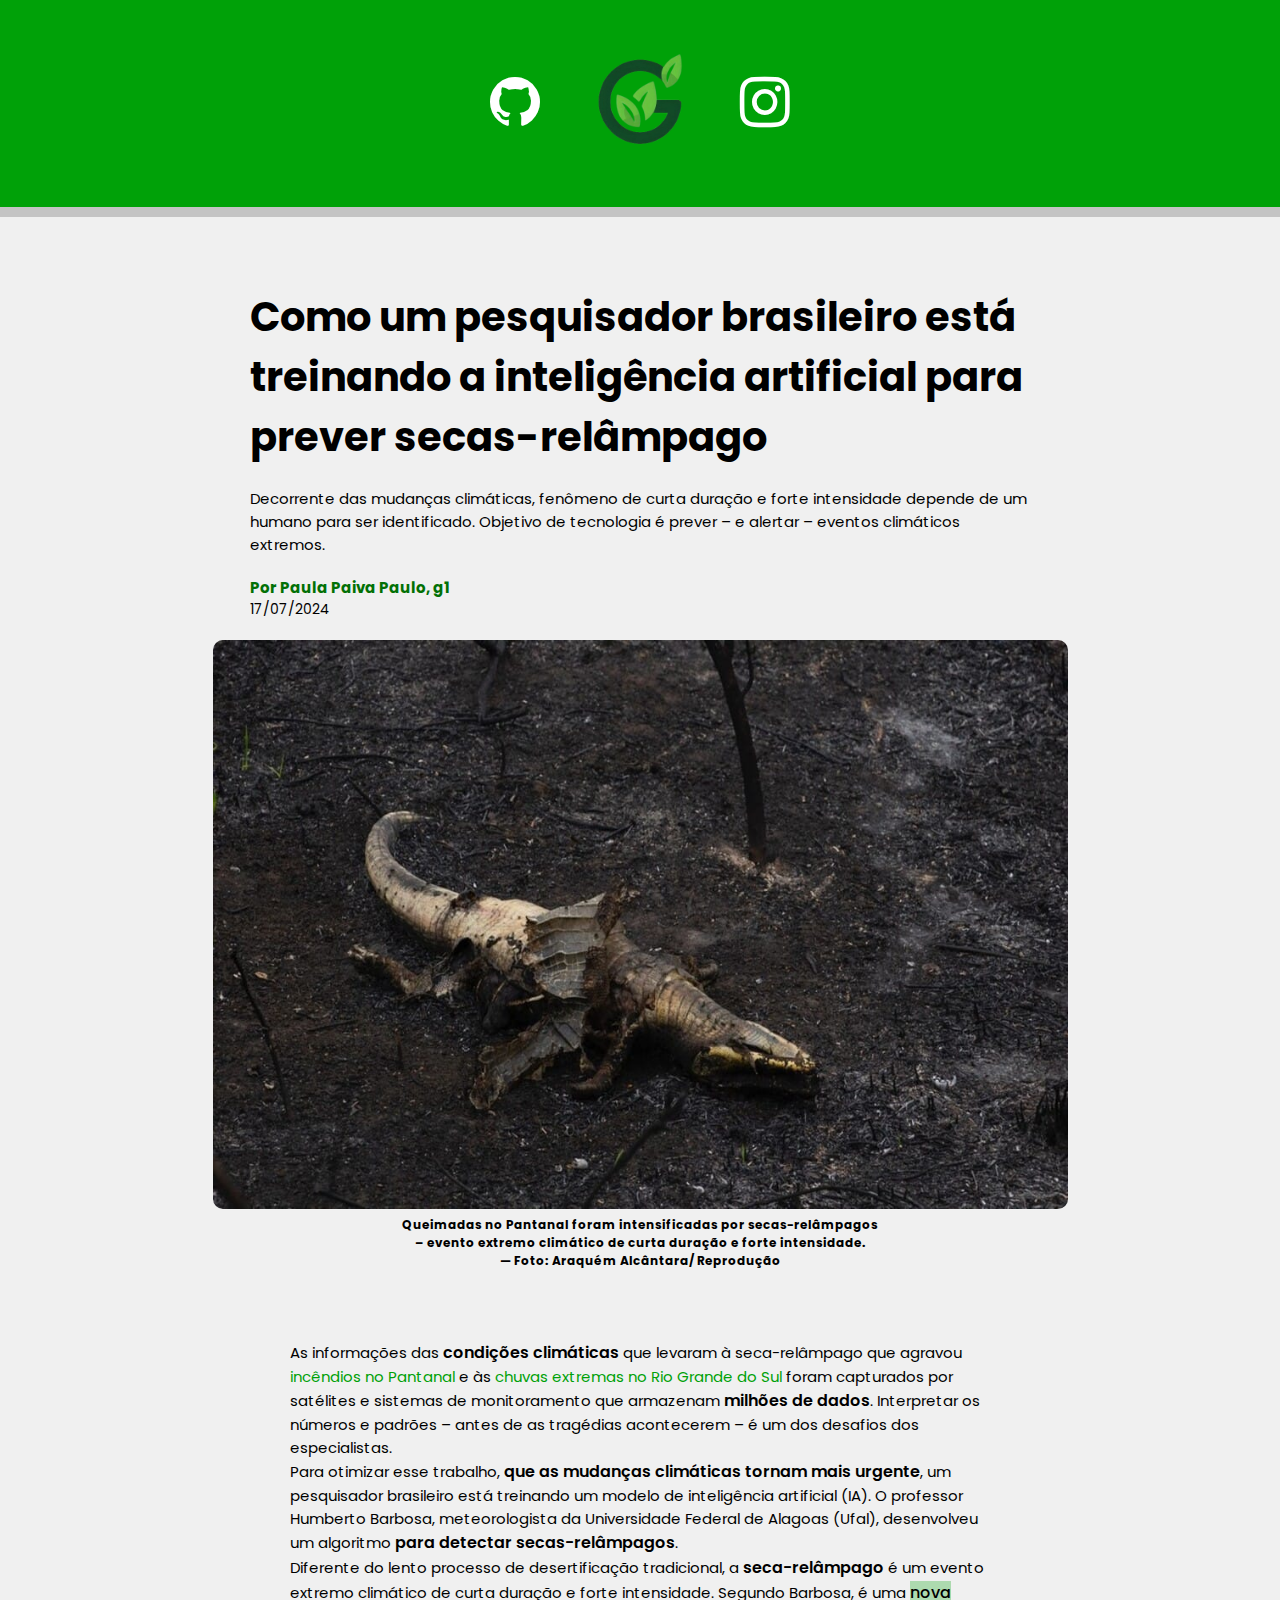
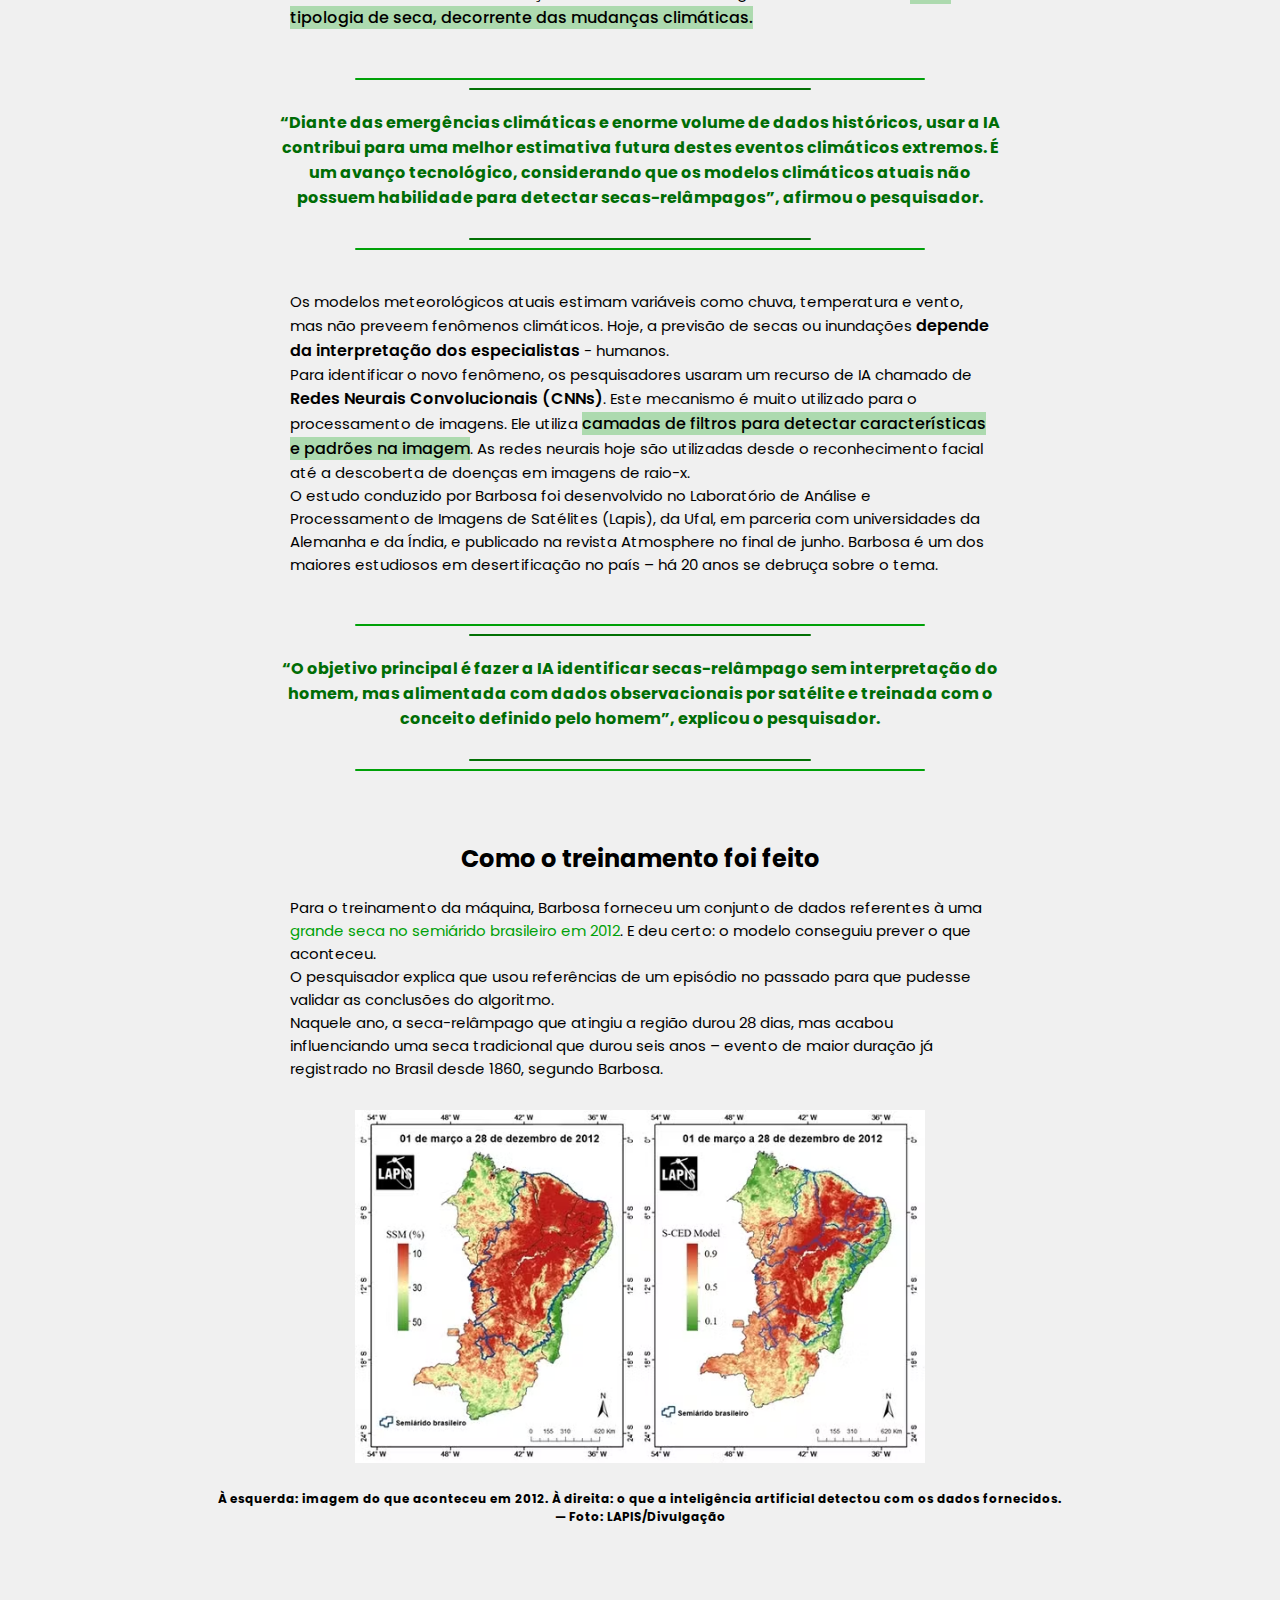
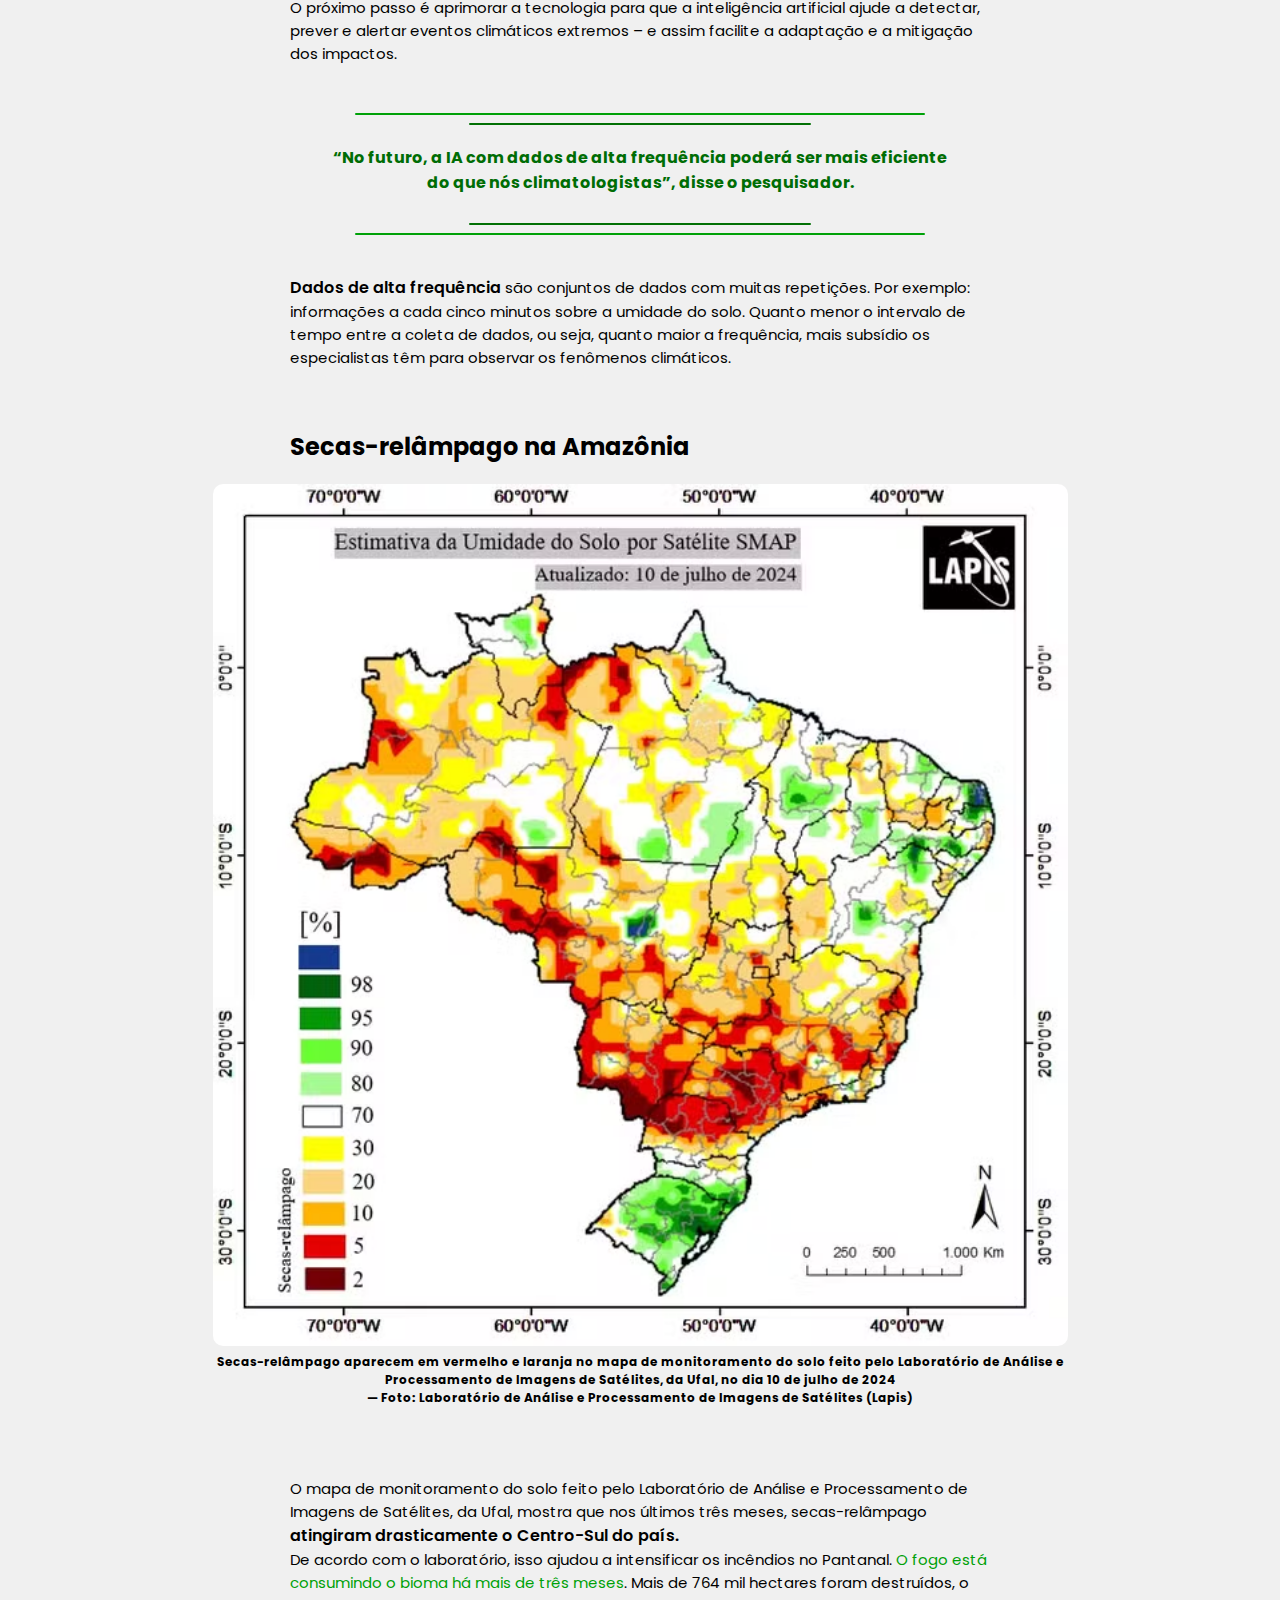
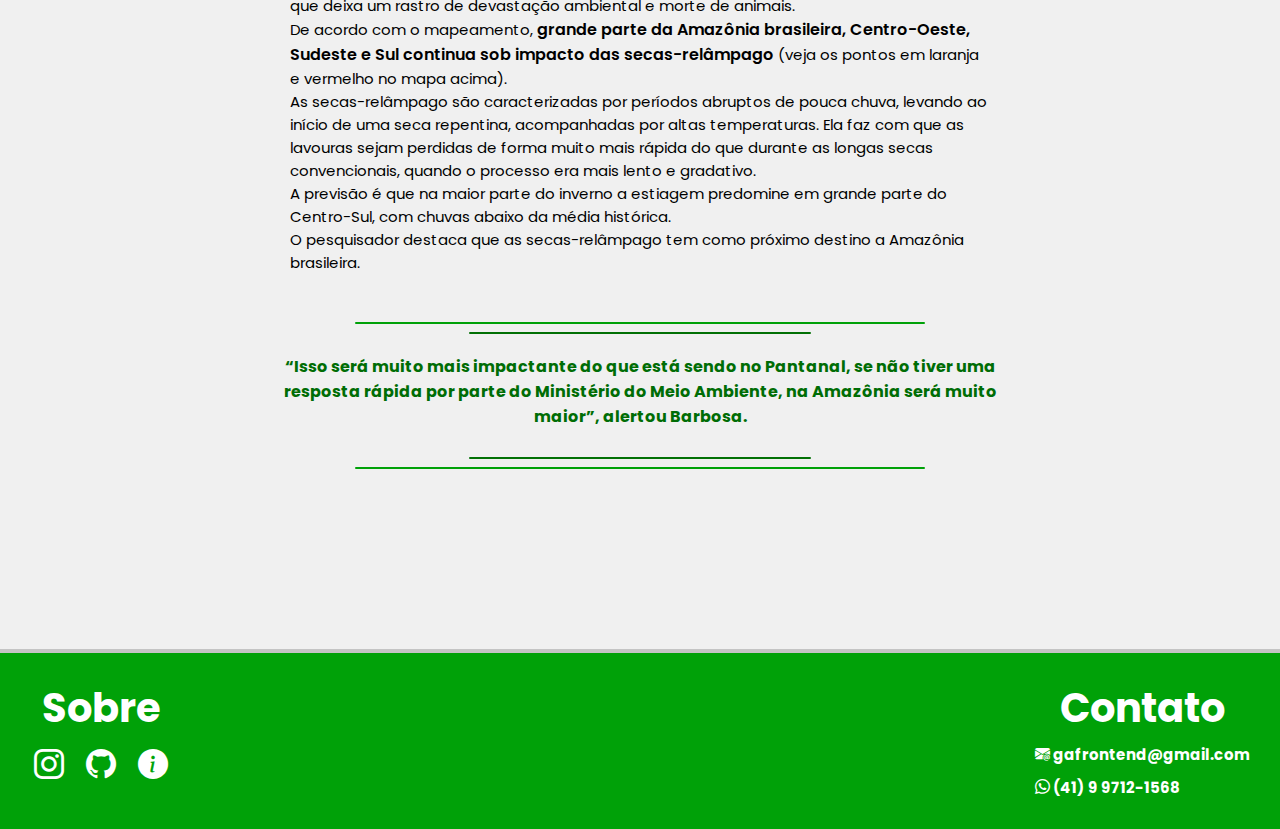
<file: news/news2.html>
<!DOCTYPE html>
<html lang="pt-br">
<head>
    <meta charset="UTF-8">
    <meta name="viewport" content="width=device-width, initial-scale=1.0">
    <link rel="stylesheet" href="../web.css">
    <link rel="stylesheet" href="../mobile.css">
    <script src="../script.js"></script>
    <link rel="preconnect" href="https://fonts.googleapis.com">
    <link rel="preconnect" href="https://fonts.gstatic.com" crossorigin>
    <link href="https://fonts.googleapis.com/css2?family=Poppins:wght@400;500;600;700;800;900&display=swap" rel="stylesheet">
    <link rel="stylesheet" href="https://cdn.jsdelivr.net/npm/bootstrap-icons@1.11.3/font/bootstrap-icons.min.css">
    <link rel="shortcut icon" href="../images/logo.png" type="image/x-icon">
    <title>GA | EcoVision</title>
    
</head>
<body>
    <header>
        <div class="menu">

                <a href="https://github.com/guilherme-antunes2010"><i class="bi bi-github"></i>
                <title>GitHub</title></a>
                <a href="../index.html"><img src="../images/logo.png" style="width: 200px; height: 200px; object-fit: cover;"></a>
                <a href="https://www.instagram.com/_ga_projetos_"><i class="bi bi-instagram"></i>
                <title>Instagram</title></a>
        </div>
    </header>

    <main>
        <div class="noticia">
            <div class="header-noticia">
                <h1>Como um pesquisador brasileiro está treinando a inteligência artificial para prever secas-relâmpago</h1>
                <p class="p1">Decorrente das mudanças climáticas, fenômeno de curta duração e forte intensidade depende de um humano para ser identificado. Objetivo de tecnologia é prever – e alertar – eventos climáticos extremos.</p>
                <a href="https://g1.globo.com/autores/paula-paiva-paulo/">
                    <h6>Por Paula Paiva Paulo, g1</h6>
                </a>
                <p>17/07/2024</p>
            </div>
            <div class="img-noticia">
                <img src="../images/news (2).jpeg">
                <h6>Queimadas no Pantanal foram intensificadas por secas-relâmpagos <br>– evento extremo climático de curta duração e forte intensidade. <br> — Foto: Araquém Alcântara/ Reprodução</h6>
            </div>
            <div class="corpo-noticia">
                <p>As informações das <span>condições climáticas</span> que levaram à seca-relâmpago que agravou <a href="">incêndios no Pantanal</a> e às <a href="">chuvas extremas no Rio Grande do Sul</a> foram capturados por satélites e sistemas de monitoramento que armazenam <span>milhões de dados</span>. Interpretar os números e padrões – antes de as tragédias acontecerem – é um dos desafios dos especialistas. <br>
                Para otimizar esse trabalho, <span>que as mudanças climáticas tornam mais urgente</span>, um pesquisador brasileiro está treinando um modelo de inteligência artificial (IA). O professor Humberto Barbosa, meteorologista da Universidade Federal de Alagoas (Ufal), desenvolveu um algoritmo <span>para detectar secas-relâmpagos</span>. <br>
                Diferente do lento processo de desertificação tradicional, a <span>seca-relâmpago</span> é um evento extremo climático de curta duração e forte intensidade. Segundo Barbosa, é uma <span class="marca-texto">nova tipologia de seca, decorrente das mudanças climáticas.</span></p>

                <div class="box-citation">
                    <div class="subtitle-underline-news"></div>
                    <div class="subtitle-underline-news2"></div>
                    <h4>“Diante das emergências climáticas e enorme volume de dados históricos, usar a IA contribui para uma melhor estimativa futura destes eventos climáticos extremos. É um avanço tecnológico, considerando que os modelos climáticos atuais não possuem habilidade para detectar secas-relâmpagos”, afirmou o pesquisador.</h4>
                    <div class="subtitle-underline-news2"></div>
                    <div class="subtitle-underline-news"></div>
                </div>

                <p>Os modelos meteorológicos atuais estimam variáveis como chuva, temperatura e vento, mas não preveem fenômenos climáticos. Hoje, a previsão de secas ou inundações <span>depende da interpretação dos especialistas</span> - humanos.
                    <br>
                    Para identificar o novo fenômeno, os pesquisadores usaram um recurso de IA chamado de <span>Redes Neurais Convolucionais (CNNs)</span>. Este mecanismo é muito utilizado para o processamento de imagens. Ele utiliza <span class="marca-texto">camadas de filtros para detectar características e padrões na imagem</span>. As redes neurais hoje são utilizadas desde o reconhecimento facial até a descoberta de doenças em imagens de raio-x.
                    <br>
                    O estudo conduzido por Barbosa foi desenvolvido no Laboratório de Análise e Processamento de Imagens de Satélites (Lapis), da Ufal, em parceria com universidades da Alemanha e da Índia, e publicado na revista Atmosphere no final de junho. Barbosa é um dos maiores estudiosos em desertificação no país – há 20 anos se debruça sobre o tema.</p>

                    <div class="box-citation">
                    <div class="subtitle-underline-news"></div>
                    <div class="subtitle-underline-news2"></div>
                    <h4>“O objetivo principal é fazer a IA identificar secas-relâmpago sem interpretação do homem, mas alimentada com dados observacionais por satélite e treinada com o conceito definido pelo homem”, explicou o pesquisador.</h4>
                    <div class="subtitle-underline-news2"></div>
                    <div class="subtitle-underline-news"></div> 
                    </div>

                    <h2 class="top">Como o treinamento foi feito</h2> 
                    <p>
                        Para o treinamento da máquina, Barbosa forneceu um conjunto de dados referentes à uma <a href="">grande seca no semiárido brasileiro em 2012</a>. E deu certo: o modelo conseguiu prever o que aconteceu.
                        <br>   
                        O pesquisador explica que usou referências de um episódio no passado para que pudesse validar as conclusões do algoritmo.
                        <br>
                        Naquele ano, a seca-relâmpago que atingiu a região durou 28 dias, mas acabou influenciando uma seca tradicional que durou seis anos – evento de maior duração já registrado no Brasil desde 1860, segundo Barbosa.
                    </p> 
                    <div class="img-noticia">
                        <img src="../images/pics(5).avif" class="top">
                        <h6>À esquerda: imagem do que aconteceu em 2012. À direita: o que a inteligência artificial detectou com os dados fornecidos. <br> — Foto: LAPIS/Divulgação</h6>
                    </div>
                    <p> O próximo passo é aprimorar a tecnologia para que a inteligência artificial ajude a detectar, prever e alertar eventos climáticos extremos – e assim facilite a adaptação e a mitigação dos impactos.</p>

                    <div class="box-citation">
                    <div class="subtitle-underline-news"></div>
                    <div class="subtitle-underline-news2"></div>
                    <h4>“No futuro, a IA com dados de alta frequência poderá ser mais eficiente <br> do que nós climatologistas”, disse o pesquisador.</h4>
                    <div class="subtitle-underline-news2"></div>
                    <div class="subtitle-underline-news"></div>
                    </div>

                    <p><span>Dados de alta frequência</span> são conjuntos de dados com muitas repetições. Por exemplo: informações a cada cinco minutos sobre a umidade do solo. Quanto menor o intervalo de tempo entre a coleta de dados, ou seja, quanto maior a frequência, mais subsídio os especialistas têm para observar os fenômenos climáticos.</p>
                    
                    <h2>Secas-relâmpago na Amazônia</h2>

                    <div class="img-noticia">
                        <img src="../images/pics(6).avif">
                        <h6>Secas-relâmpago aparecem em vermelho e laranja no mapa de monitoramento do solo feito pelo Laboratório de Análise e Processamento de Imagens de Satélites, da Ufal, no dia 10 de julho de 2024 <br> — Foto: Laboratório de Análise e Processamento de Imagens de Satélites (Lapis)</h6>
                    </div>
                    <p>
                        O mapa de monitoramento do solo feito pelo Laboratório de Análise e Processamento de Imagens de Satélites, da Ufal, mostra que nos últimos três meses, secas-relâmpago <span>atingiram drasticamente o Centro-Sul do país.</span>
                        <br>
                        De acordo com o laboratório, isso ajudou a intensificar os incêndios no Pantanal. <a href="">O fogo está consumindo o bioma há mais de três meses</a>. Mais de 764 mil hectares foram destruídos, o que deixa um rastro de devastação ambiental e morte de animais.
                        <br>
                        De acordo com o mapeamento, <span>grande parte da Amazônia brasileira, Centro-Oeste, Sudeste e Sul continua sob impacto das secas-relâmpago</span> (veja os pontos em laranja e vermelho no mapa acima).
                        <br>
                        As secas-relâmpago são caracterizadas por períodos abruptos de pouca chuva, levando ao início de uma seca repentina, acompanhadas por altas temperaturas. Ela faz com que as lavouras sejam perdidas de forma muito mais rápida do que durante as longas secas convencionais, quando o processo era mais lento e gradativo.
                        <br>
                        A previsão é que na maior parte do inverno a estiagem predomine em grande parte do Centro-Sul, com chuvas abaixo da média histórica.
                        <br>
                        O pesquisador destaca que as secas-relâmpago tem como próximo destino a Amazônia brasileira.
                        </p>
                        <div class="box-citation">
                        <div class="subtitle-underline-news"></div>
                        <div class="subtitle-underline-news2"></div>
                        <h4>“Isso será muito mais impactante do que está sendo no Pantanal, se não tiver uma resposta rápida por parte do Ministério do Meio Ambiente, na Amazônia será muito maior”, alertou Barbosa.</h4>
                        <div class="subtitle-underline-news2"></div>
                        <div class="subtitle-underline-news"></div>
                        </div>
            </div>
        </div>
    </main>

    <footer>
        <div class="left-footer">
            <nav>
                <h2>Sobre</h2>
                <ul>
                    <li><a href="https://www.instagram.com/_ga_projetos_"><i class="bi bi-instagram"></i></a></li>
                    <li><a href="https://github.com/guilherme-antunes2010"><i class="bi bi-github"></i></a></li>
                    <li><a href="../sobre.html"><i class="bi bi-info-circle-fill"></i></a></li>
                </ul>
            </nav>
        </div>
        <div class="right-footer">
            <h2>Contato</h2>
            <h4><i class="bi bi-envelope-at-fill"></i> gafrontend@gmail.com</h4>
            <h4><i class="bi bi-whatsapp"></i> (41) 9 9712-1568</h4>
        </div>
    </footer>

</body>

</html>
</file>
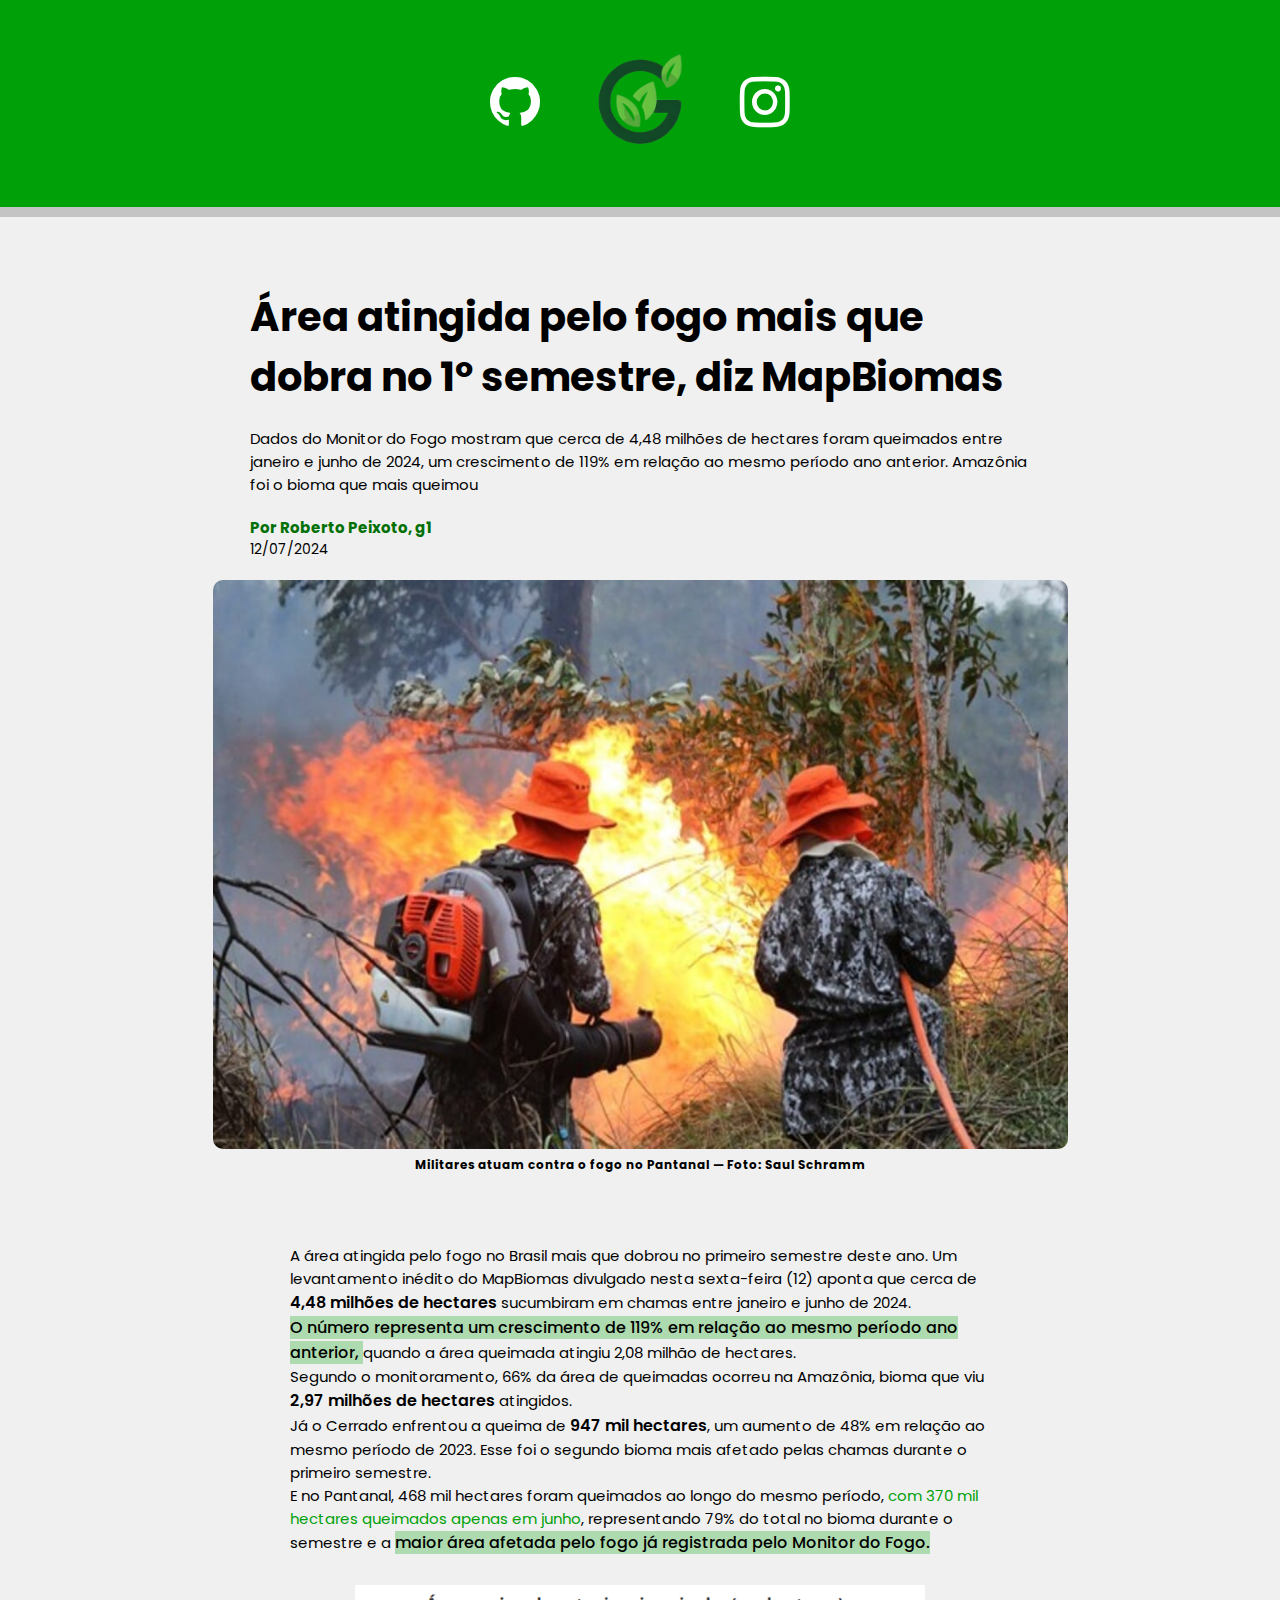
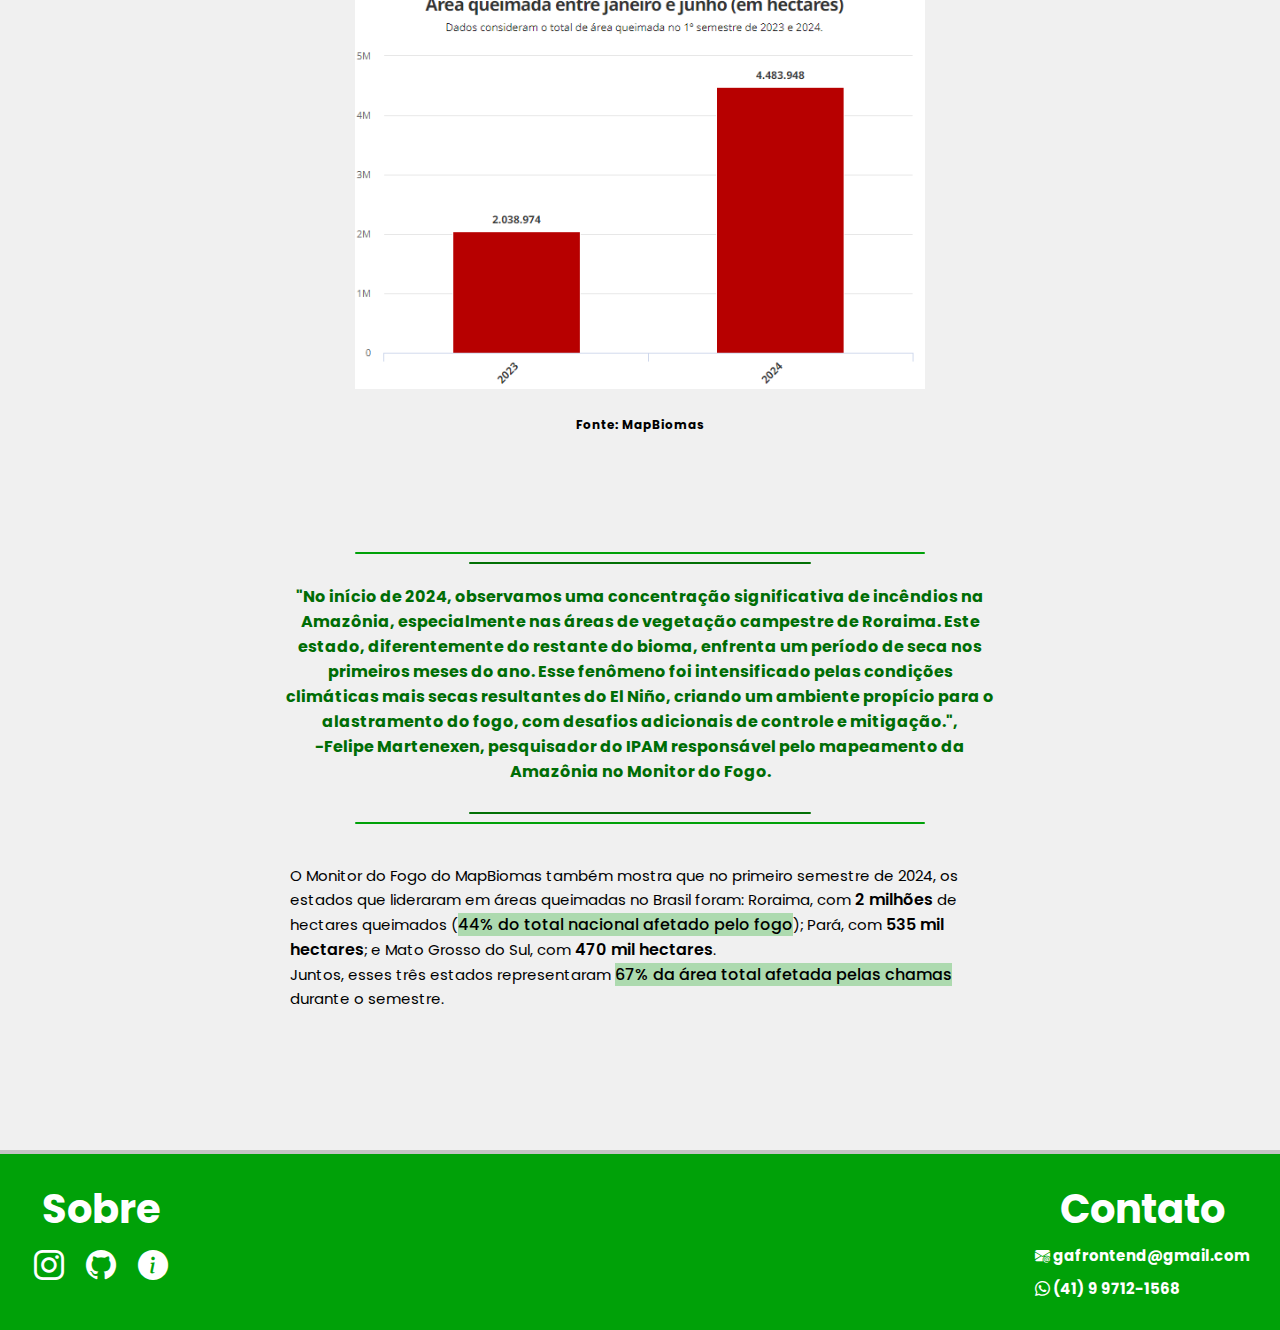
<file: news/news3.html>
<!DOCTYPE html>
<html lang="pt-br">
<head>
    <meta charset="UTF-8">
    <meta name="viewport" content="width=device-width, initial-scale=1.0">
    <link rel="stylesheet" href="../web.css">
    <link rel="stylesheet" href="../mobile.css">
    <script src="../script.js"></script>
    <link rel="preconnect" href="https://fonts.googleapis.com">
    <link rel="preconnect" href="https://fonts.gstatic.com" crossorigin>
    <link href="https://fonts.googleapis.com/css2?family=Poppins:wght@400;500;600;700;800;900&display=swap" rel="stylesheet">
    <link rel="stylesheet" href="https://cdn.jsdelivr.net/npm/bootstrap-icons@1.11.3/font/bootstrap-icons.min.css">
    <link rel="shortcut icon" href="../images/logo.png" type="image/x-icon">
    <title>GA | EcoVision</title>
    
</head>
<body>
    <header>
        <div class="menu">

                <a href="https://github.com/guilherme-antunes2010"><i class="bi bi-github"></i>
                <title>GitHub</title></a>
                <a href="../index.html"><img src="../images/logo.png" style="width: 200px; height: 200px; object-fit: cover;"></a>
                <a href="https://www.instagram.com/_ga_projetos_"><i class="bi bi-instagram"></i>
                <title>Instagram</title></a>
        </div>
    </header>

    <main>
        <div class="noticia">
            <div class="header-noticia">
                <h1>Área atingida pelo fogo mais que dobra no 1º semestre, diz MapBiomas</h1>
                <p class="p1">Dados do Monitor do Fogo mostram que cerca de 4,48 milhões de hectares foram queimados entre janeiro e junho de 2024, um crescimento de 119% em relação ao mesmo período ano anterior. Amazônia foi o bioma que mais queimou</p>
                <a href="https://g1.globo.com/autores/roberto-peixoto/">
                    <h6>Por Roberto Peixoto, g1</h6>
                </a>
                <p>12/07/2024</p>
            </div>
            <div class="img-noticia">
                <img src="../images/news (3).jpeg">
                <h6>Militares atuam contra o fogo no Pantanal — Foto: Saul Schramm</h6>
            </div>
            <div class="corpo-noticia">
                <p>A área atingida pelo fogo no Brasil mais que dobrou no primeiro semestre deste ano. Um levantamento inédito do MapBiomas divulgado nesta sexta-feira (12) aponta que cerca de <span>4,48 milhões de hectares</span> sucumbiram em chamas entre janeiro e junho de 2024.
                    <br>
                <span class="marca-texto">O número representa um crescimento de 119% em relação ao mesmo período ano anterior, </span>quando a área queimada atingiu 2,08 milhão de hectares.
                    <br>
                Segundo o monitoramento, 66% da área de queimadas ocorreu na Amazônia, bioma que viu <span>2,97 milhões de hectares</span> atingidos.
                    <br>
                Já o Cerrado enfrentou a queima de <span>947 mil hectares</span>, um aumento de 48% em relação ao mesmo período de 2023. Esse foi o segundo bioma mais afetado pelas chamas durante o primeiro semestre.
                    <br>
                E no Pantanal, 468 mil hectares foram queimados ao longo do mesmo período, <a href="https://g1.globo.com/ms/mato-grosso-do-sul/noticia/2024/07/09/pantanal-area-equivalente-a-9-campos-de-futebol-queimou-por-minuto-em-junho-deste-ano-pior-mes-da-serie-historica.ghtml">com 370 mil hectares queimados apenas em junho</a>, representando 79% do total no bioma durante o semestre e a <span class="marca-texto">maior área afetada pelo fogo já registrada pelo Monitor do Fogo.</span>

                <div class="img-noticia">
                    <img class="top" src="../images/pics(7).PNG">
                    <h6>Fonte: MapBiomas</h6>
                </div>

                </p>
                <div class="box-citation">
                    <div class="subtitle-underline-news"></div>
                    <div class="subtitle-underline-news2"></div>
                    <h4>"No início de 2024, observamos uma concentração significativa de incêndios na Amazônia, especialmente nas áreas de vegetação campestre de Roraima. Este estado, diferentemente do restante do bioma, enfrenta um período de seca nos primeiros meses do ano. Esse fenômeno foi intensificado pelas condições climáticas mais secas resultantes do El Niño, criando um ambiente propício para o alastramento do fogo, com desafios adicionais de controle e mitigação.", <br>-Felipe Martenexen, pesquisador do IPAM responsável pelo mapeamento da Amazônia no Monitor do Fogo.</h4>
                    <div class="subtitle-underline-news2"></div>
                    <div class="subtitle-underline-news"></div>
                </div>

                <p>O Monitor do Fogo do MapBiomas também mostra que no primeiro semestre de 2024, os estados que lideraram em áreas queimadas no Brasil foram: Roraima, com <span>2 milhões</span> de hectares queimados (<span class="marca-texto">44% do total nacional afetado pelo fogo</span>); Pará, com <span>535 mil hectares</span>; e Mato Grosso do Sul, com <span>470 mil hectares</span>.
                    <br>
                Juntos, esses três estados representaram <span class="marca-texto">67% da área total afetada pelas chamas</span> durante o semestre.</p>
                
            </div>
        </div>
    </main>

    <footer>
        <div class="left-footer">
            <nav>
                <h2>Sobre</h2>
                <ul>
                    <li><a href="https://www.instagram.com/_ga_projetos_"><i class="bi bi-instagram"></i></a></li>
                    <li><a href="https://github.com/guilherme-antunes2010"><i class="bi bi-github"></i></a></li>
                    <li><a href="../sobre.html"><i class="bi bi-info-circle-fill"></i></a></li>
                </ul>
            </nav>
        </div>
        <div class="right-footer">
            <h2>Contato</h2>
            <h4><i class="bi bi-envelope-at-fill"></i> gafrontend@gmail.com</h4>
            <h4><i class="bi bi-whatsapp"></i> (41) 9 9712-1568</h4>
        </div>
    </footer>

</body>

</html>
</file>
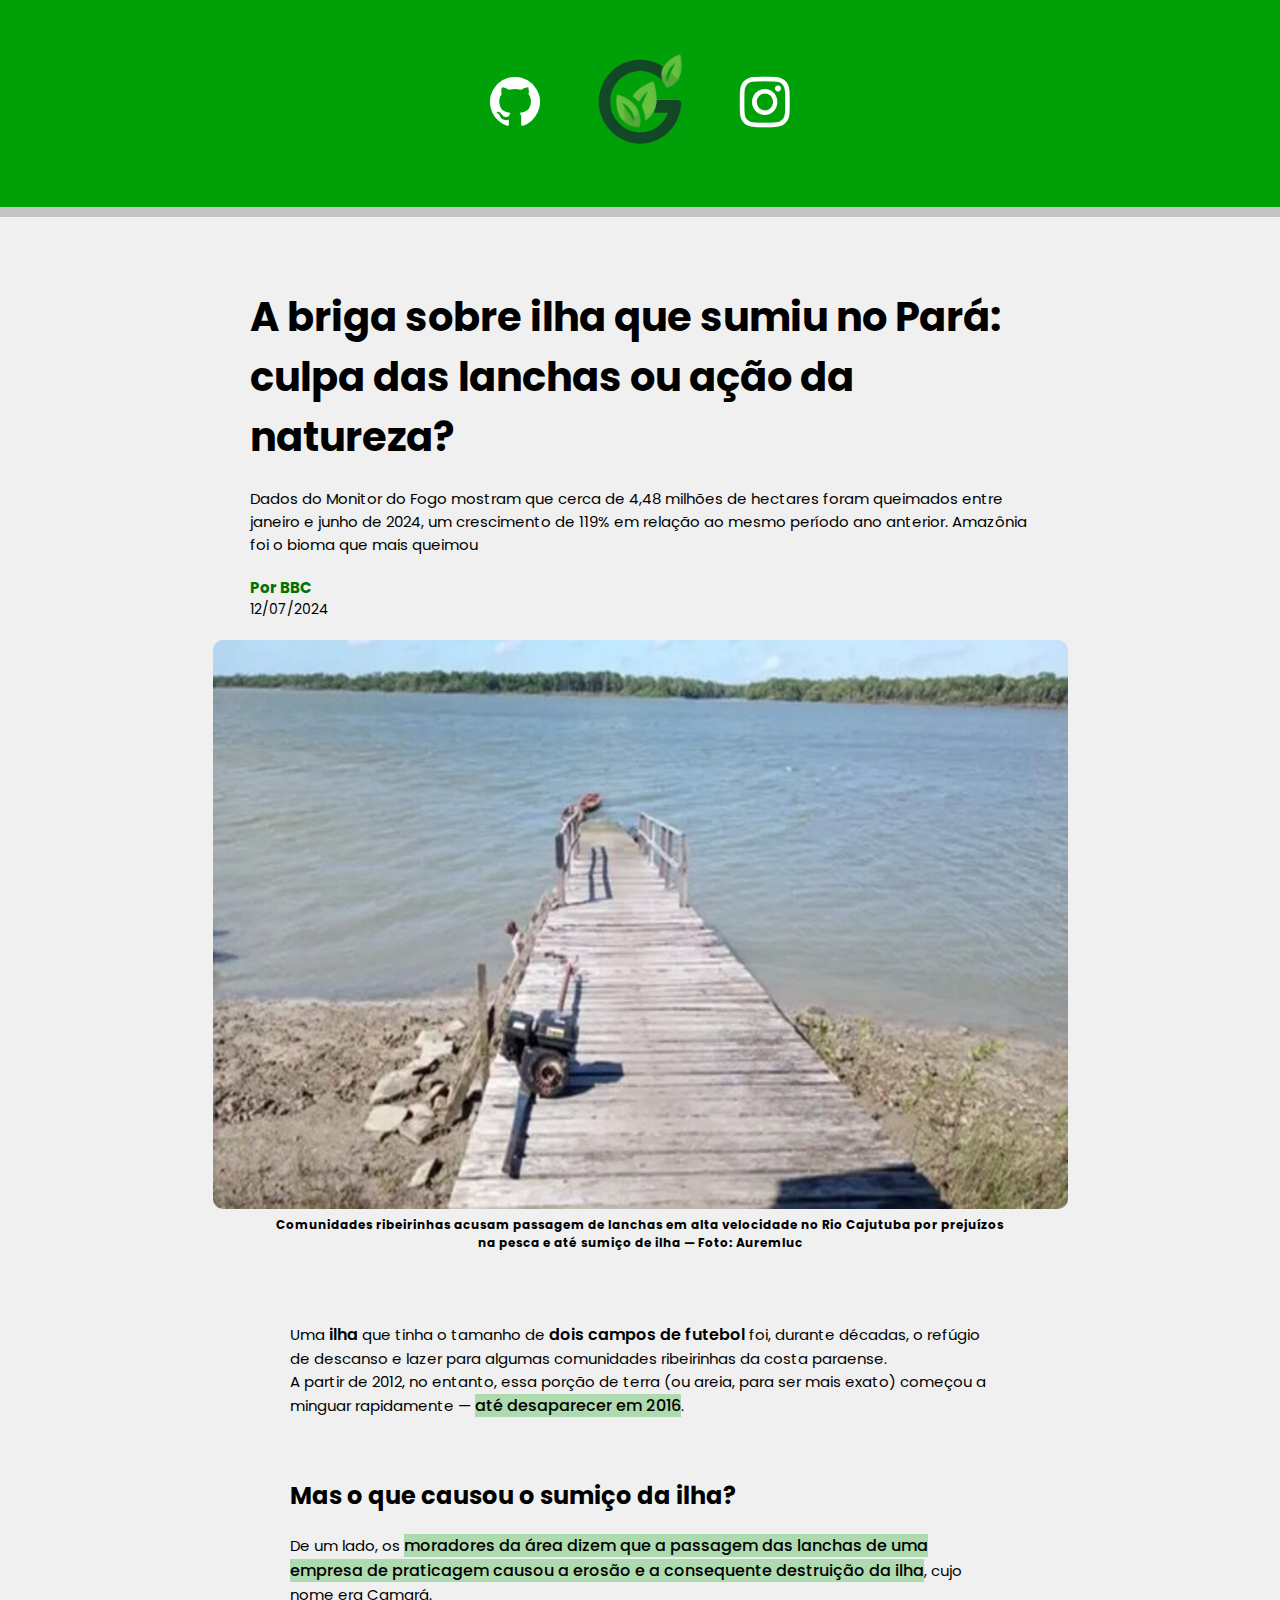
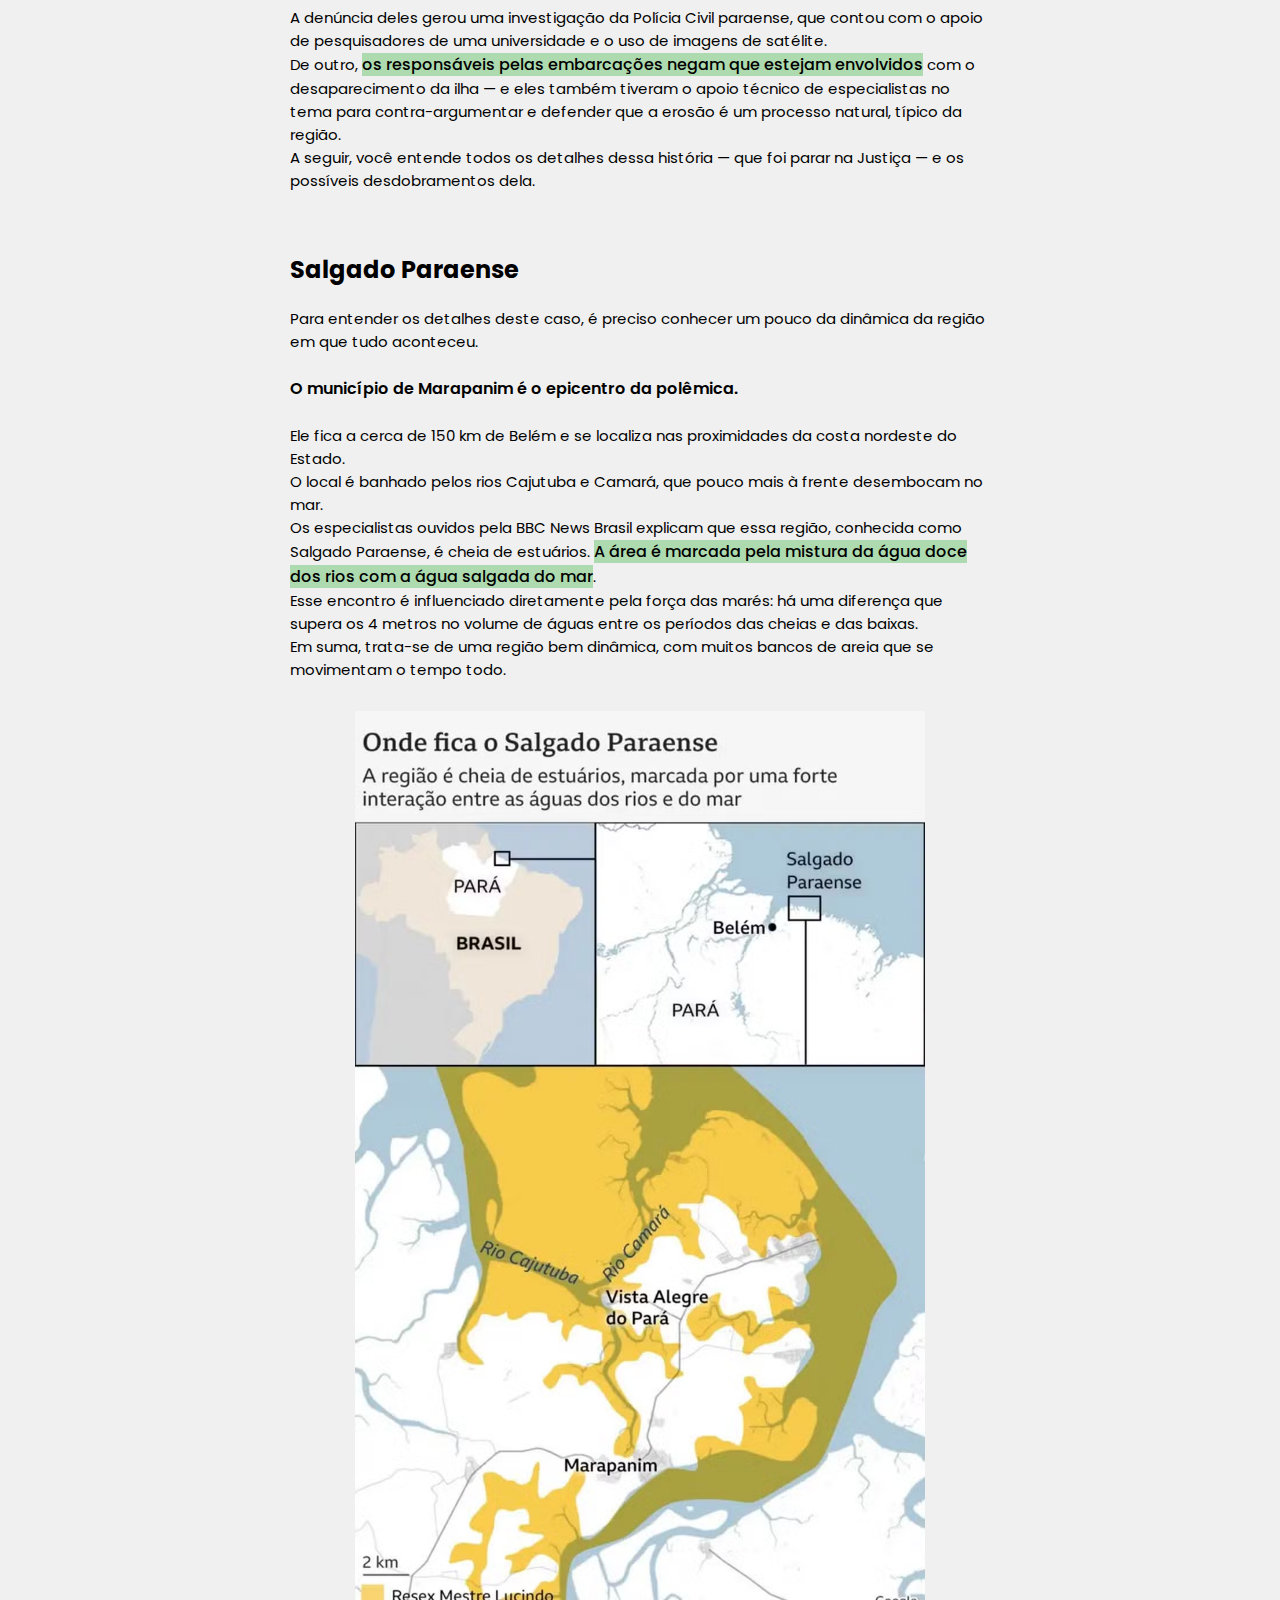
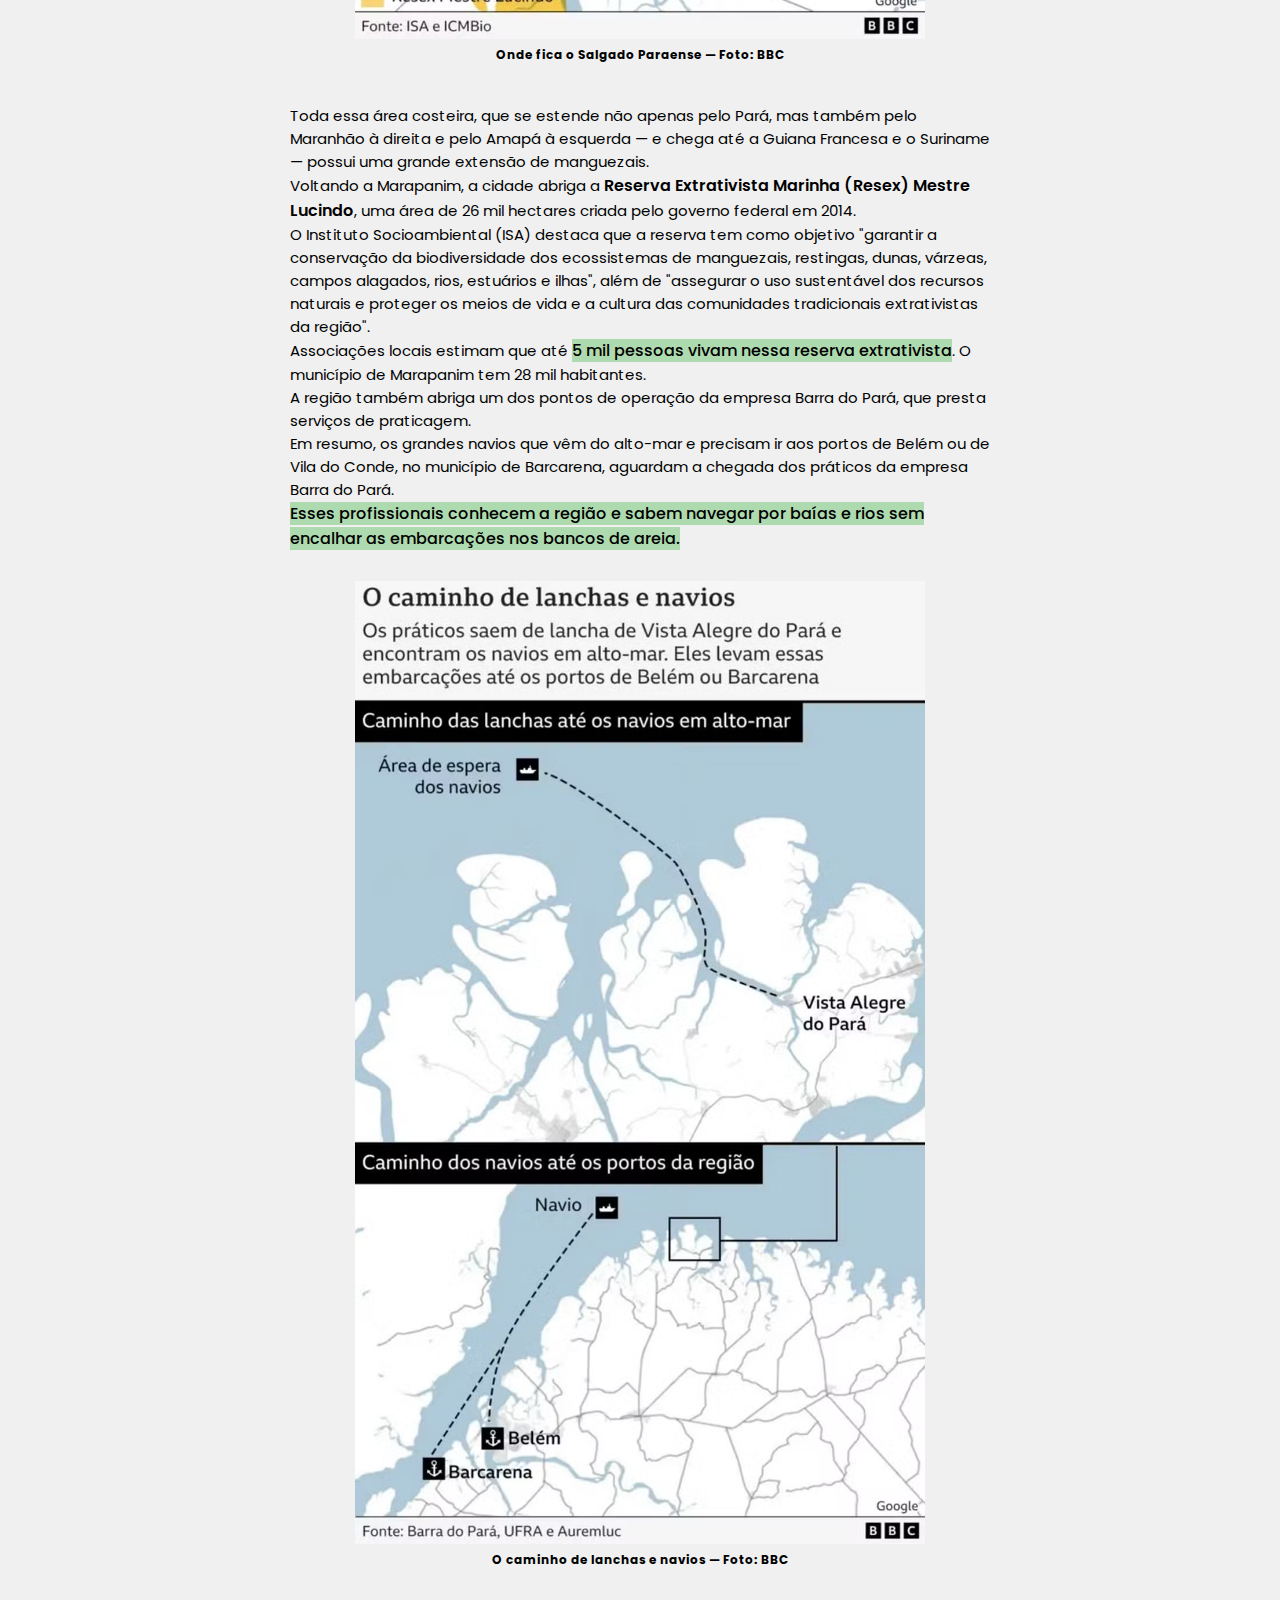
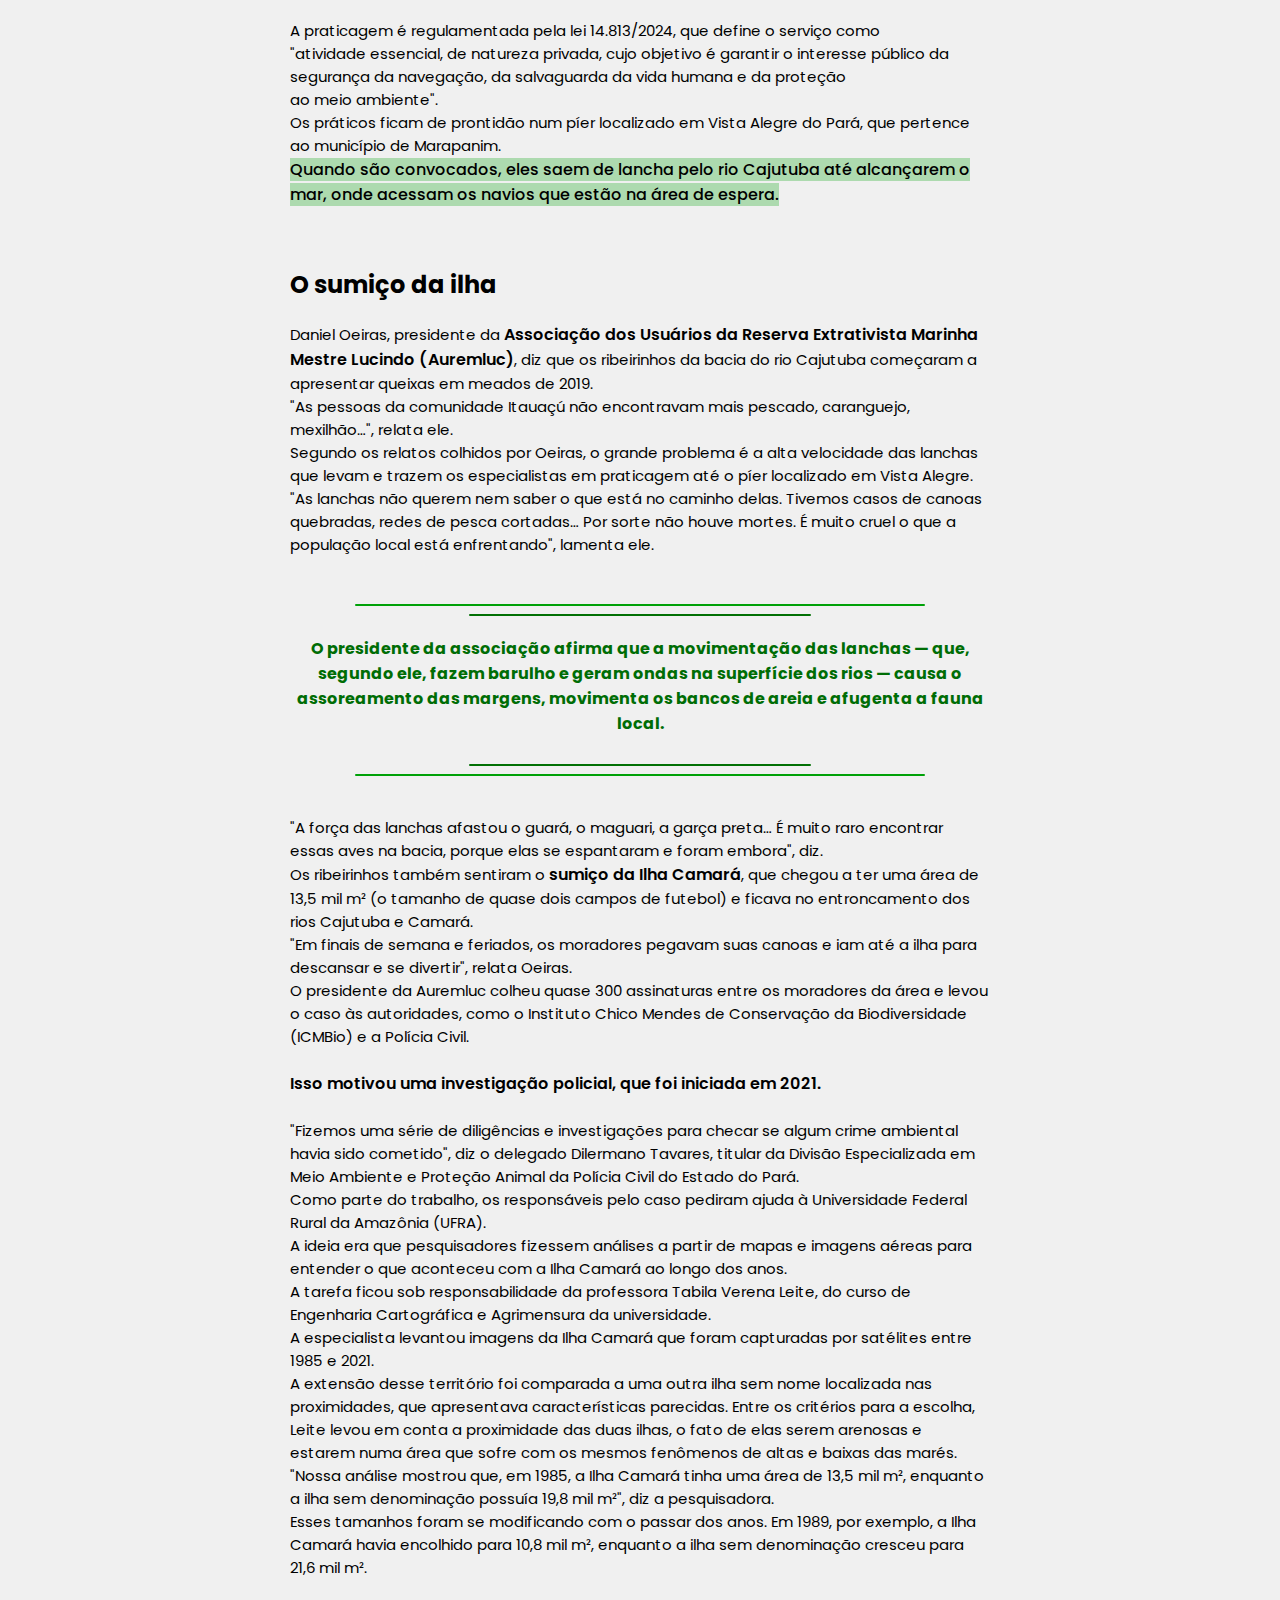
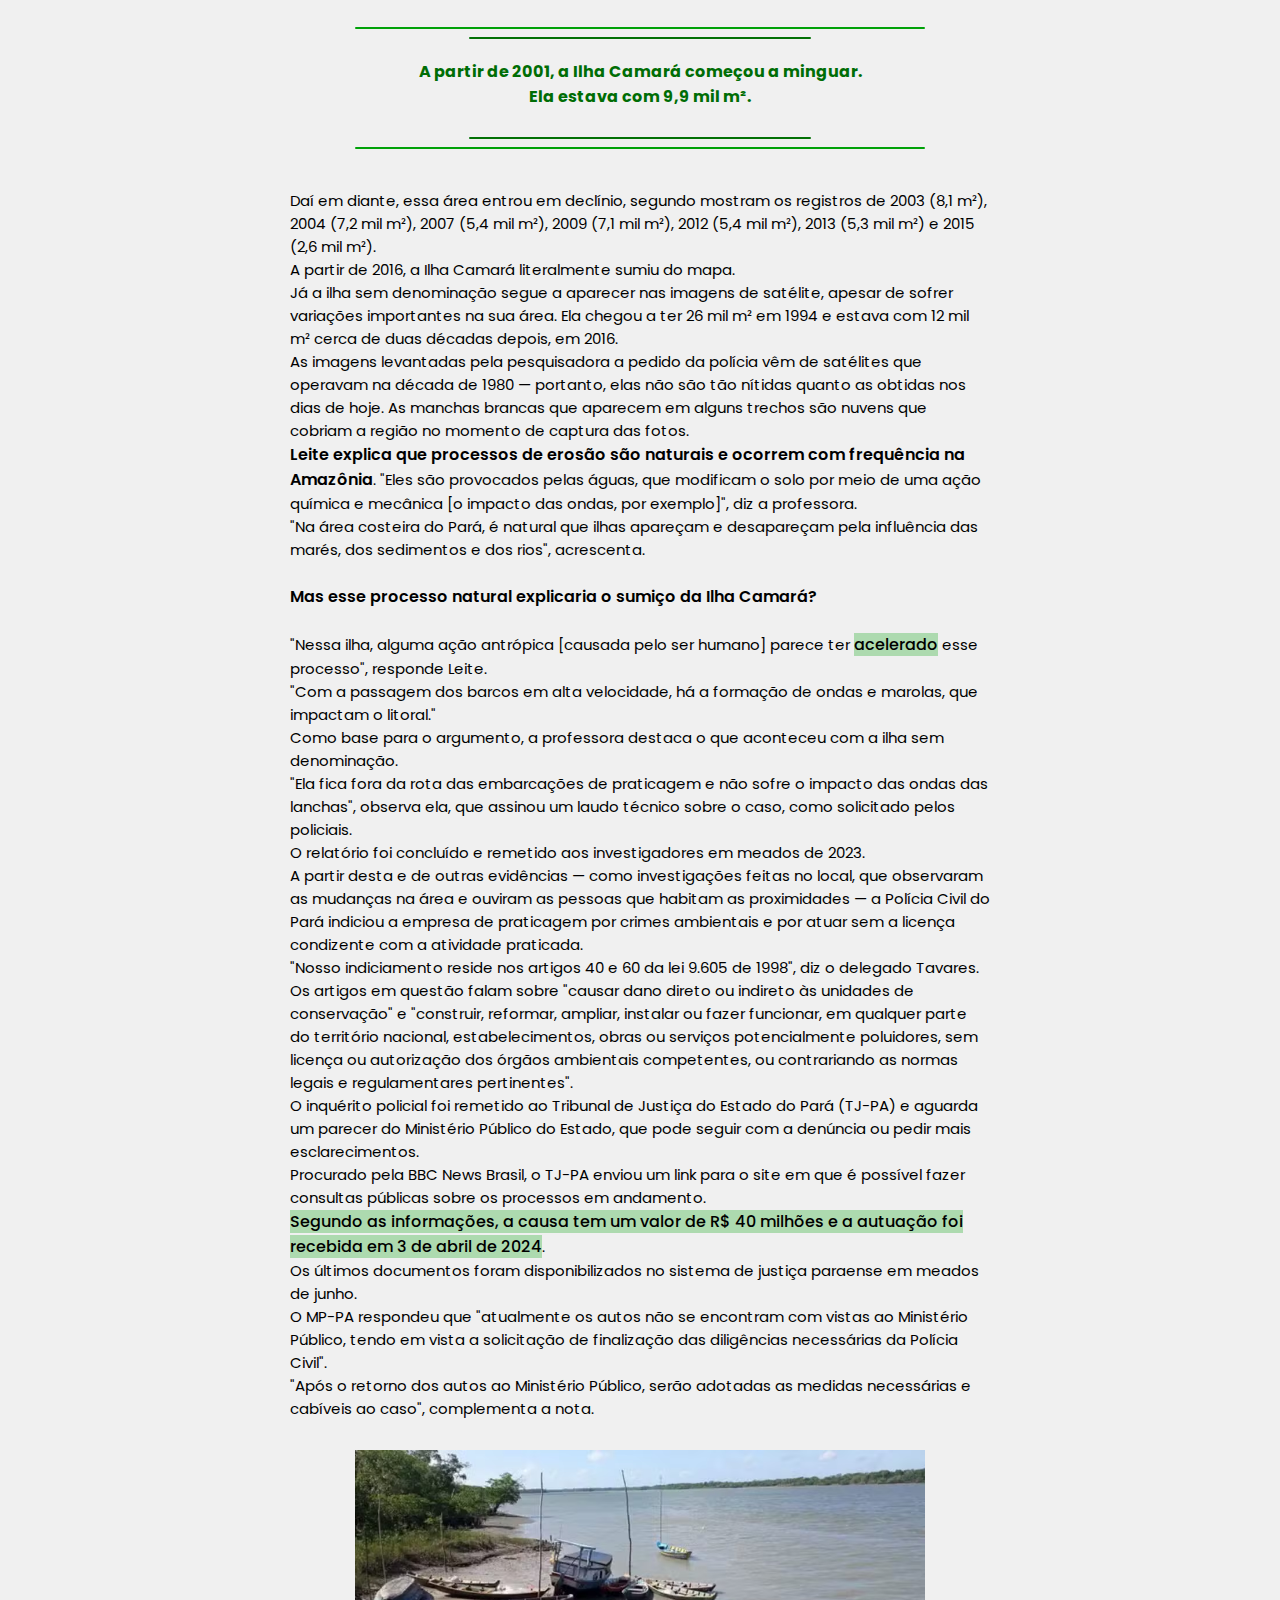
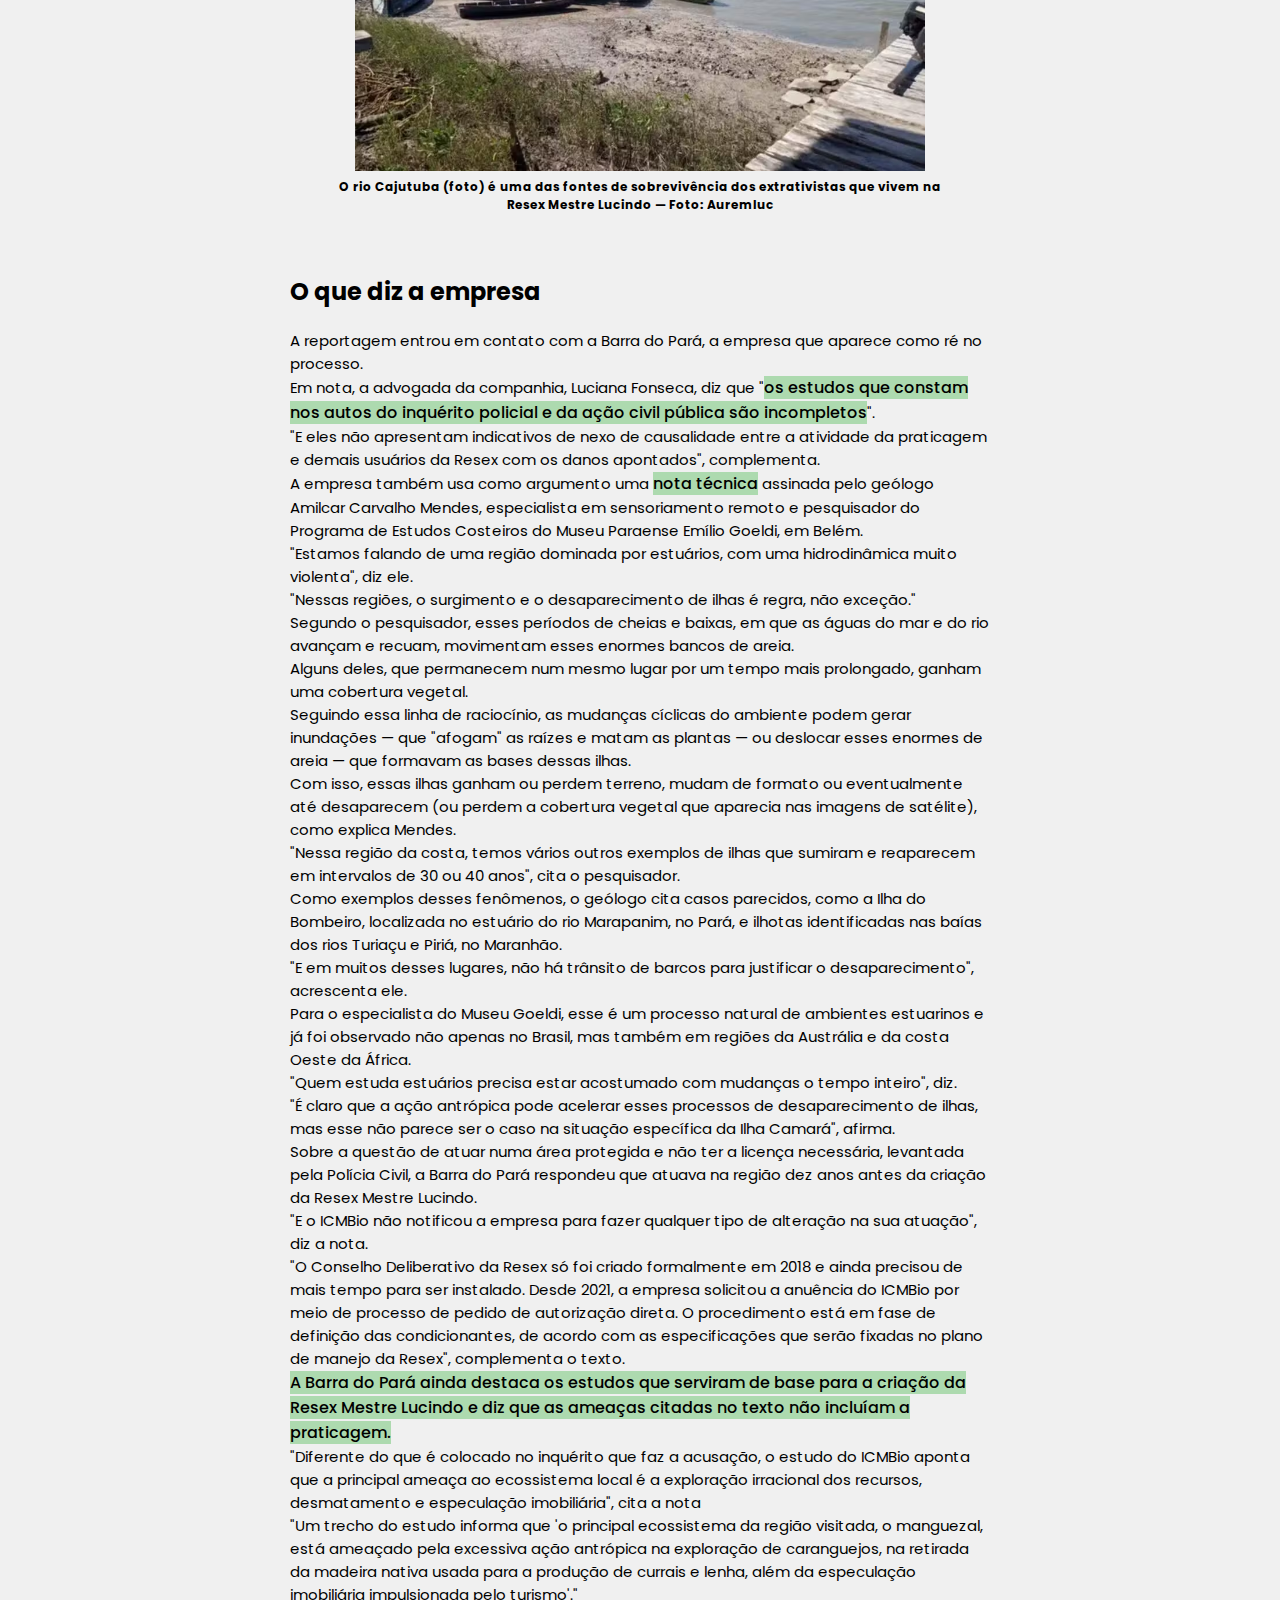
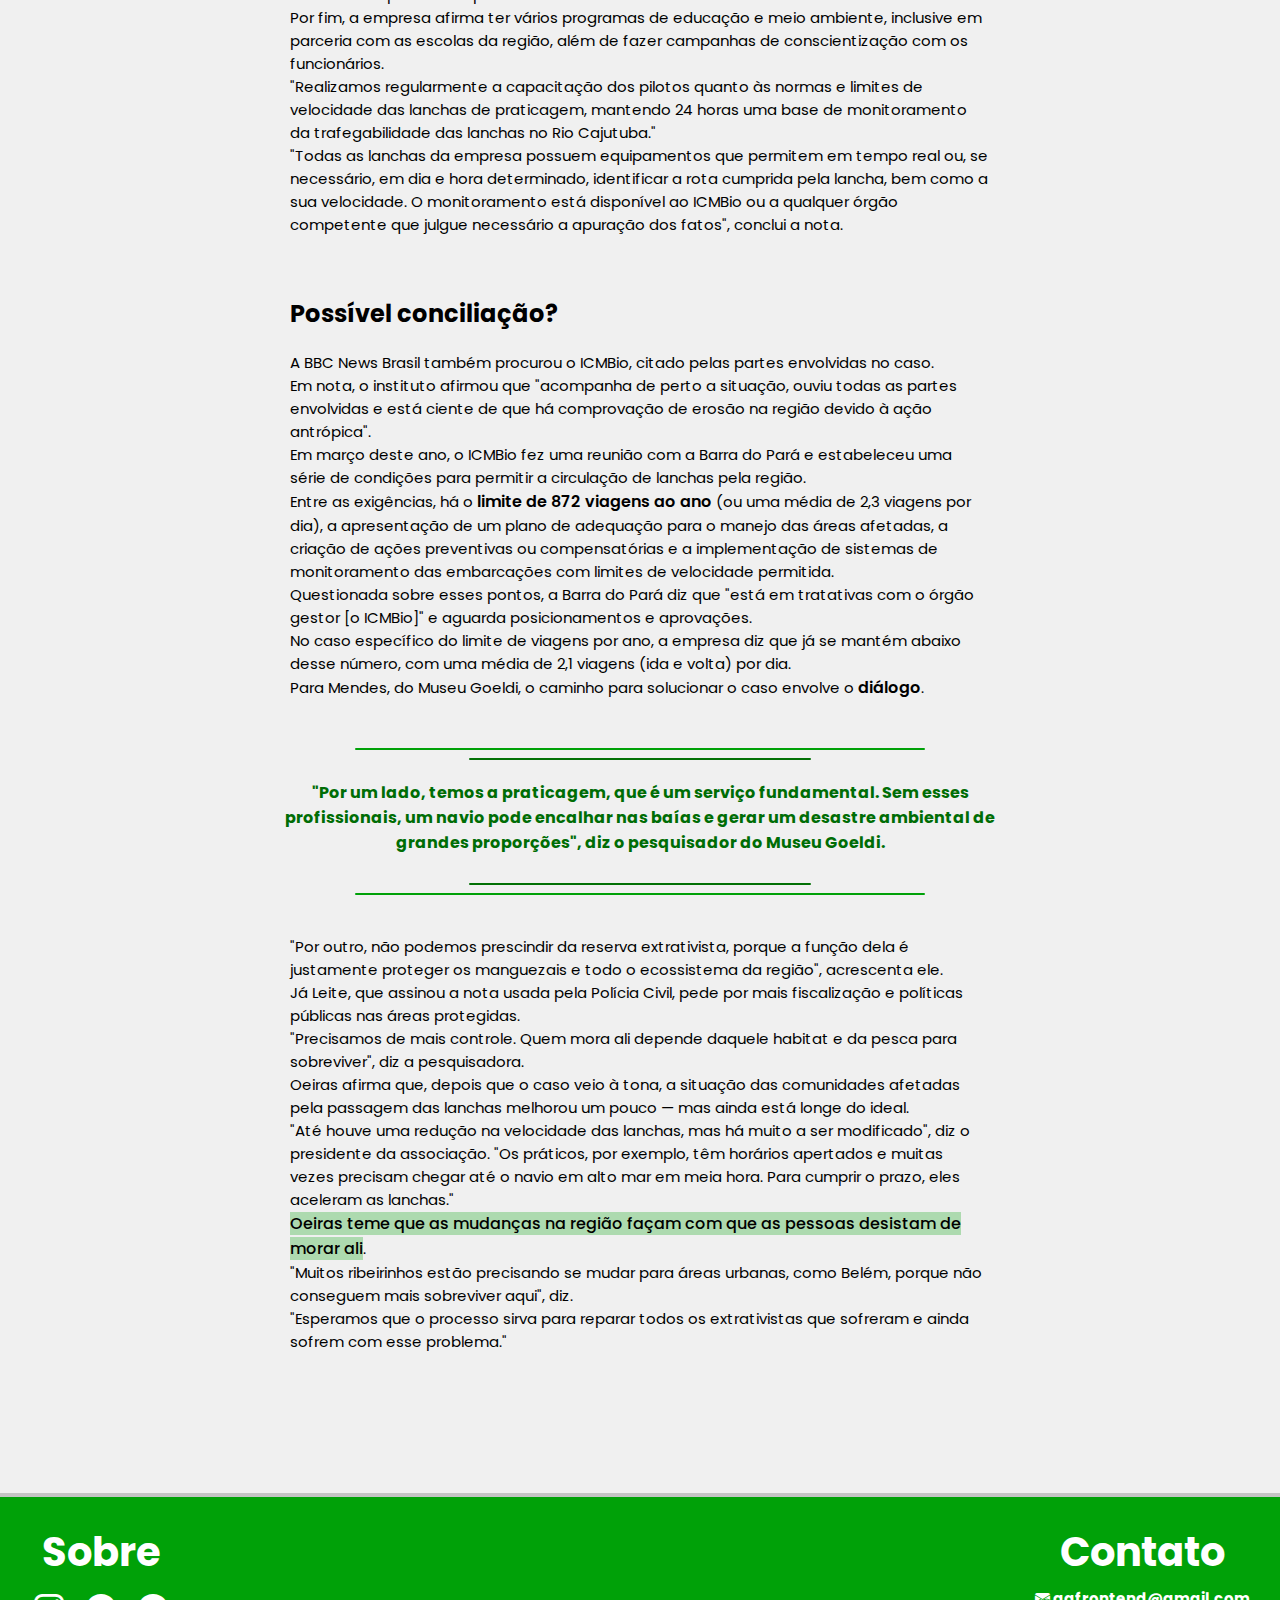
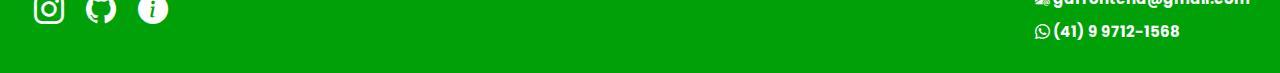
<file: news/news4.html>
<!DOCTYPE html>
<html lang="pt-br">
<head>
    <meta charset="UTF-8">
    <meta name="viewport" content="width=device-width, initial-scale=1.0">
    <link rel="stylesheet" href="../web.css">
    <link rel="stylesheet" href="../mobile.css">
    <script src="../script.js"></script>
    <link rel="preconnect" href="https://fonts.googleapis.com">
    <link rel="preconnect" href="https://fonts.gstatic.com" crossorigin>
    <link href="https://fonts.googleapis.com/css2?family=Poppins:wght@400;500;600;700;800;900&display=swap" rel="stylesheet">
    <link rel="stylesheet" href="https://cdn.jsdelivr.net/npm/bootstrap-icons@1.11.3/font/bootstrap-icons.min.css">
    <link rel="shortcut icon" href="../images/logo.png" type="image/x-icon">
    <title>GA | EcoVision</title>
    
</head>
<body>
    <header>
        <div class="menu">

                <a href="https://github.com/guilherme-antunes2010"><i class="bi bi-github"></i>
                <title>GitHub</title></a>
                <a href="../index.html"><img src="../images/logo.png" style="width: 200px; height: 200px; object-fit: cover;"></a>
                <a href="https://www.instagram.com/_ga_projetos_"><i class="bi bi-instagram"></i>
                <title>Instagram</title></a>
        </div>
    </header>

    <main>
        <div class="noticia">
            <div class="header-noticia">
                <h1>A briga sobre ilha que sumiu no Pará: culpa das lanchas ou ação da natureza?</h1>
                <p class="p1">Dados do Monitor do Fogo mostram que cerca de 4,48 milhões de hectares foram queimados entre janeiro e junho de 2024, um crescimento de 119% em relação ao mesmo período ano anterior. Amazônia foi o bioma que mais queimou</p>
                <a href="http://www.bbc.com/portuguese">
                    <h6>Por BBC</h6>
                </a>
                <p>12/07/2024</p>
            </div>
            <div class="img-noticia">
                <img src="../images/news (4).jpeg">
                <h6>Comunidades ribeirinhas acusam passagem de lanchas em alta velocidade no Rio Cajutuba por prejuízos <br>na pesca e até sumiço de ilha — Foto: Auremluc</h6>
            </div>
            <div class="corpo-noticia">
                <p>Uma <span>ilha</span> que tinha o tamanho de <span>dois campos de futebol</span> foi, durante décadas, o refúgio de descanso e lazer para algumas comunidades ribeirinhas da costa paraense.
                    <br>
                A partir de 2012, no entanto, essa porção de terra (ou areia, para ser mais exato) começou a minguar rapidamente — <span class="marca-texto">até desaparecer em 2016</span>.
                </p>

                <h2>Mas o que causou o sumiço da ilha?</h2>

                <p>
                    De um lado, os <span class="marca-texto">moradores da área dizem que a passagem das lanchas de uma empresa de praticagem causou a erosão e a consequente destruição da ilha</span>, cujo nome era Camará.
                    <br>
                    A denúncia deles gerou uma investigação da Polícia Civil paraense, que contou com o apoio de pesquisadores de uma universidade e o uso de imagens de satélite.
                    <br>
                    De outro, <span class="marca-texto">os responsáveis pelas embarcações negam que estejam envolvidos</span> com o desaparecimento da ilha — e eles também tiveram o apoio técnico de especialistas no tema para contra-argumentar e defender que a erosão é um processo natural, típico da região.
                    <br>
                    A seguir, você entende todos os detalhes dessa história — que foi parar na Justiça — e os possíveis desdobramentos dela.
                </p>

                <h2>Salgado Paraense</h2>
                <p>
                    Para entender os detalhes deste caso, é preciso conhecer um pouco da dinâmica da região em que tudo aconteceu.
                    <br><br>
                    <span>O município de Marapanim é o epicentro da polêmica.</span>
                    <br><br>
                    Ele fica a cerca de 150 km de Belém e se localiza nas proximidades da costa nordeste do Estado.
                    <br>
                    O local é banhado pelos rios Cajutuba e Camará, que pouco mais à frente desembocam no mar.
                    <br>
                    Os especialistas ouvidos pela BBC News Brasil explicam que essa região, conhecida como Salgado Paraense, é cheia de estuários. <span class="marca-texto">A área é marcada pela mistura da água doce dos rios com a água salgada do mar</span>.
                    <br>
                    Esse encontro é influenciado diretamente pela força das marés: há uma diferença que supera os 4 metros no volume de águas entre os períodos das cheias e das baixas.
                    <br>
                    Em suma, trata-se de uma região bem dinâmica, com muitos bancos de areia que se movimentam o tempo todo.
                </p>

                <div class="img-noticia">
                    <img class="top" src="../images/pics(8).avif" style="padding-bottom:0 ;">
                    <h6 style="padding-bottom:40px ;">Onde fica o Salgado Paraense — Foto: BBC</h6>
                </div>

                <p>
                    Toda essa área costeira, que se estende não apenas pelo Pará, mas também pelo Maranhão à direita e pelo Amapá à esquerda — e chega até a Guiana Francesa e o Suriname — possui uma grande extensão de manguezais.
                    <br>
                    Voltando a Marapanim, a cidade abriga a <span>Reserva Extrativista Marinha (Resex) Mestre Lucindo</span>, uma área de 26 mil hectares criada pelo governo federal em 2014.
                    <br>
                    O Instituto Socioambiental (ISA) destaca que a reserva tem como objetivo "garantir a conservação da biodiversidade dos ecossistemas de manguezais, restingas, dunas, várzeas, campos alagados, rios, estuários e ilhas", além de "assegurar o uso sustentável dos recursos naturais e proteger os meios de vida e a cultura das comunidades tradicionais extrativistas da região".
                    <br>
                    Associações locais estimam que até <span class="marca-texto">5 mil pessoas vivam nessa reserva extrativista</span>. O município de Marapanim tem 28 mil habitantes.
                    <br>
                    A região também abriga um dos pontos de operação da empresa Barra do Pará, que presta serviços de praticagem.
                    <br>
                    Em resumo, os grandes navios que vêm do alto-mar e precisam ir aos portos de Belém ou de Vila do Conde, no município de Barcarena, aguardam a chegada dos práticos da empresa Barra do Pará.
                    <br>
                    <span class="marca-texto">Esses profissionais conhecem a região e sabem navegar por baías e rios sem encalhar as embarcações nos bancos de areia.</span>

                </p>
                
                <div class="img-noticia">
                    <img class="top" src="../images/pics(9).avif" style="padding-bottom:0 ;">
                    <h6 style="padding-bottom:50px ;">O caminho de lanchas e navios — Foto: BBC</h6>
                </div>

                <p>
                    A praticagem é regulamentada pela lei 14.813/2024, que define o serviço como <br>"atividade essencial, de natureza privada, cujo objetivo é garantir o interesse público da segurança da navegação, da salvaguarda da vida humana e da proteção <br>ao meio ambiente".
                    <br>
                    Os práticos ficam de prontidão num píer localizado em Vista Alegre do Pará, que pertence ao município de Marapanim.
                    <br>
                    <span class="marca-texto">Quando são convocados, eles saem de lancha pelo rio Cajutuba até alcançarem o mar, onde acessam os navios que estão na área de espera.</span>
                </p>

                <h2>O sumiço da ilha</h2>
                <p>
                    Daniel Oeiras, presidente da <span>Associação dos Usuários da Reserva Extrativista Marinha Mestre Lucindo (Auremluc)</span>, diz que os ribeirinhos da bacia do rio Cajutuba começaram a apresentar queixas em meados de 2019.
                    <br>
                    "As pessoas da comunidade Itauaçú não encontravam mais pescado, caranguejo, mexilhão…", relata ele.
                    <br>
                    Segundo os relatos colhidos por Oeiras, o grande problema é a alta velocidade das lanchas que levam e trazem os especialistas em praticagem até o píer localizado em Vista Alegre.
                    <br>
                    "As lanchas não querem nem saber o que está no caminho delas. Tivemos casos de canoas quebradas, redes de pesca cortadas… Por sorte não houve mortes. É muito cruel o que a população local está enfrentando", lamenta ele.
                </p>

                <div class="box-citation">
                    <div class="subtitle-underline-news"></div>
                    <div class="subtitle-underline-news2"></div>
                    <h4>O presidente da associação afirma que a movimentação das lanchas — que, segundo ele, fazem barulho e geram ondas na superfície dos rios — causa o assoreamento das margens, movimenta os bancos de areia e afugenta a fauna local.</h4>
                    <div class="subtitle-underline-news2"></div>
                    <div class="subtitle-underline-news"></div>
                </div>

                <p>"A força das lanchas afastou o guará, o maguari, a garça preta… É muito raro encontrar essas aves na bacia, porque elas se espantaram e foram embora", diz.
                    <br>
                    Os ribeirinhos também sentiram o <span>sumiço da Ilha Camará</span>, que chegou a ter uma área de 13,5 mil m² (o tamanho de quase dois campos de futebol) e ficava no entroncamento dos rios Cajutuba e Camará.
                    <br>
                    "Em finais de semana e feriados, os moradores pegavam suas canoas e iam até a ilha para descansar e se divertir", relata Oeiras.
                    <br>
                    O presidente da Auremluc colheu quase 300 assinaturas entre os moradores da área e levou o caso às autoridades, como o Instituto Chico Mendes de Conservação da Biodiversidade (ICMBio) e a Polícia Civil.
                    <br><br>
                    <span>Isso motivou uma investigação policial, que foi iniciada em 2021.</span>
                    <br><br>
                    "Fizemos uma série de diligências e investigações para checar se algum crime ambiental havia sido cometido", diz o delegado Dilermano Tavares, titular da Divisão Especializada em Meio Ambiente e Proteção Animal da Polícia Civil do Estado do Pará.
                    <br>
                    Como parte do trabalho, os responsáveis pelo caso pediram ajuda à Universidade Federal Rural da Amazônia (UFRA).
                    <br>
                    A ideia era que pesquisadores fizessem análises a partir de mapas e imagens aéreas para entender o que aconteceu com a Ilha Camará ao longo dos anos.
                    <br>
                    A tarefa ficou sob responsabilidade da professora Tabila Verena Leite, do curso de Engenharia Cartográfica e Agrimensura da universidade.
                    <br>
                    A especialista levantou imagens da Ilha Camará que foram capturadas por satélites entre 1985 e 2021.
                    <br>
                    A extensão desse território foi comparada a uma outra ilha sem nome localizada nas proximidades, que apresentava características parecidas. Entre os critérios para a escolha, Leite levou em conta a proximidade das duas ilhas, o fato de elas serem arenosas e estarem numa área que sofre com os mesmos fenômenos de altas e baixas das marés.
                    <br>
                    "Nossa análise mostrou que, em 1985, a Ilha Camará tinha uma área de 13,5 mil m², enquanto a ilha sem denominação possuía 19,8 mil m²", diz a pesquisadora.
                    <br>
                    Esses tamanhos foram se modificando com o passar dos anos. Em 1989, por exemplo, a Ilha Camará havia encolhido para 10,8 mil m², enquanto a ilha sem denominação cresceu para 21,6 mil m².</p>

                    <div class="box-citation">
                        <div class="subtitle-underline-news"></div>
                        <div class="subtitle-underline-news2"></div>
                        <h4>A partir de 2001, a Ilha Camará começou a minguar. <br> Ela estava com 9,9 mil m².</h4>
                        <div class="subtitle-underline-news2"></div>
                        <div class="subtitle-underline-news"></div>
                    </div>
                
                <p>
                    Daí em diante, essa área entrou em declínio, segundo mostram os registros de 2003 (8,1 m²), 2004 (7,2 mil m²), 2007 (5,4 mil m²), 2009 (7,1 mil m²), 2012 (5,4 mil m²), 2013 (5,3 mil m²) e 2015 (2,6 mil m²).
                    <br>
                    A partir de 2016, a Ilha Camará literalmente sumiu do mapa.
                    <br>
                    Já a ilha sem denominação segue a aparecer nas imagens de satélite, apesar de sofrer variações importantes na sua área. Ela chegou a ter 26 mil m² em 1994 e estava com 12 mil m² cerca de duas décadas depois, em 2016.
                    <br>
                    As imagens levantadas pela pesquisadora a pedido da polícia vêm de satélites que operavam na década de 1980 — portanto, elas não são tão nítidas quanto as obtidas nos dias de hoje. As manchas brancas que aparecem em alguns trechos são nuvens que cobriam a região no momento de captura das fotos.
                    <br>
                    <span>Leite explica que processos de erosão são naturais e ocorrem com frequência na Amazônia</span>. "Eles são provocados pelas águas, que modificam o solo por meio de uma ação química e mecânica [o impacto das ondas, por exemplo]", diz a professora.
                    <br>
                    "Na área costeira do Pará, é natural que ilhas apareçam e desapareçam pela influência das marés, dos sedimentos e dos rios", acrescenta.
                    <br><br>
                    <span>Mas esse processo natural explicaria o sumiço da Ilha Camará?</span>
                    <br><br>
                    "Nessa ilha, alguma ação antrópica [causada pelo ser humano] parece ter <span class="marca-texto">acelerado</span> esse processo", responde Leite.
                    <br>
                    "Com a passagem dos barcos em alta velocidade, há a formação de ondas e marolas, que impactam o litoral."
                    <br>
                    Como base para o argumento, a professora destaca o que aconteceu com a ilha sem denominação.
                    <br>
                    "Ela fica fora da rota das embarcações de praticagem e não sofre o impacto das ondas das lanchas", observa ela, que assinou um laudo técnico sobre o caso, como solicitado pelos policiais.
                    <br>
                    O relatório foi concluído e remetido aos investigadores em meados de 2023.
                    <br>
                    A partir desta e de outras evidências — como investigações feitas no local, que observaram as mudanças na área e ouviram as pessoas que habitam as proximidades — a Polícia Civil do Pará indiciou a empresa de praticagem por crimes ambientais e por atuar sem a licença condizente com a atividade praticada.
                    <br>
                    "Nosso indiciamento reside nos artigos 40 e 60 da lei 9.605 de 1998", diz o delegado Tavares.
                    <br>
                    Os artigos em questão falam sobre "causar dano direto ou indireto às unidades de conservação" e "construir, reformar, ampliar, instalar ou fazer funcionar, em qualquer parte do território nacional, estabelecimentos, obras ou serviços potencialmente poluidores, sem licença ou autorização dos órgãos ambientais competentes, ou contrariando as normas legais e regulamentares pertinentes".
                    <br>
                    O inquérito policial foi remetido ao Tribunal de Justiça do Estado do Pará (TJ-PA) e aguarda um parecer do Ministério Público do Estado, que pode seguir com a denúncia ou pedir mais esclarecimentos.
                    <br>
                    Procurado pela BBC News Brasil, o TJ-PA enviou um link para o site em que é possível fazer consultas públicas sobre os processos em andamento.
                    <br>
                    <span class="marca-texto">Segundo as informações, a causa tem um valor de R$ 40 milhões e a autuação foi recebida em 3 de abril de 2024</span>.
                    <br>
                    Os últimos documentos foram disponibilizados no sistema de justiça paraense em meados de junho.
                    <br>
                    O MP-PA respondeu que "atualmente os autos não se encontram com vistas ao Ministério Público, tendo em vista a solicitação de finalização das diligências necessárias da Polícia Civil".
                    <br>
                    "Após o retorno dos autos ao Ministério Público, serão adotadas as medidas necessárias e cabíveis ao caso", complementa a nota.
                </p>

                <div class="img-noticia">
                    <img class="top" src="../images/pics(10).avif" style="padding-bottom:0 ;">
                    <h6 style="padding-bottom:0px ;">O rio Cajutuba (foto) é uma das fontes de sobrevivência dos extrativistas que vivem na <br>Resex Mestre Lucindo — Foto: Auremluc</h6>
                </div>

                <h2>O que diz a empresa</h2>
                <p>
                    A reportagem entrou em contato com a Barra do Pará, a empresa que aparece como ré no processo.
                    <br>
                    Em nota, a advogada da companhia, Luciana Fonseca, diz que "<span class="marca-texto">os estudos que constam nos autos do inquérito policial e da ação civil pública são incompletos</span>".
                    <br>
                    "E eles não apresentam indicativos de nexo de causalidade entre a atividade da praticagem e demais usuários da Resex com os danos apontados", complementa.
                    <br>
                    A empresa também usa como argumento uma <span class="marca-texto">nota técnica</span> assinada pelo geólogo Amilcar Carvalho Mendes, especialista em sensoriamento remoto e pesquisador do Programa de Estudos Costeiros do Museu Paraense Emílio Goeldi, em Belém.
                    <br>
                    "Estamos falando de uma região dominada por estuários, com uma hidrodinâmica muito violenta", diz ele.
                    <br>
                    "Nessas regiões, o surgimento e o desaparecimento de ilhas é regra, não exceção."
                    <br>
                    Segundo o pesquisador, esses períodos de cheias e baixas, em que as águas do mar e do rio avançam e recuam, movimentam esses enormes bancos de areia.
                    <br>
                    Alguns deles, que permanecem num mesmo lugar por um tempo mais prolongado, ganham uma cobertura vegetal.
                    <br>
                    Seguindo essa linha de raciocínio, as mudanças cíclicas do ambiente podem gerar inundações — que "afogam" as raízes e matam as plantas — ou deslocar esses enormes de areia — que formavam as bases dessas ilhas.
                    <br>
                    Com isso, essas ilhas ganham ou perdem terreno, mudam de formato ou eventualmente até desaparecem (ou perdem a cobertura vegetal que aparecia nas imagens de satélite), como explica Mendes.
                    <br>
                    "Nessa região da costa, temos vários outros exemplos de ilhas que sumiram e reaparecem em intervalos de 30 ou 40 anos", cita o pesquisador.
                    <br>
                    Como exemplos desses fenômenos, o geólogo cita casos parecidos, como a Ilha do Bombeiro, localizada no estuário do rio Marapanim, no Pará, e ilhotas identificadas nas baías dos rios Turiaçu e Piriá, no Maranhão.
                    <br>
                    "E em muitos desses lugares, não há trânsito de barcos para justificar o desaparecimento", acrescenta ele.
                    <br>
                    Para o especialista do Museu Goeldi, esse é um processo natural de ambientes estuarinos e já foi observado não apenas no Brasil, mas também em regiões da Austrália e da costa Oeste da África.
                    <br>
                    "Quem estuda estuários precisa estar acostumado com mudanças o tempo inteiro", diz.
                    <br>
                    "É claro que a ação antrópica pode acelerar esses processos de desaparecimento de ilhas, mas esse não parece ser o caso na situação específica da Ilha Camará", afirma.
                    <br>
                    Sobre a questão de atuar numa área protegida e não ter a licença necessária, levantada pela Polícia Civil, a Barra do Pará respondeu que atuava na região dez anos antes da criação da Resex Mestre Lucindo.
                    <br>
                    "E o ICMBio não notificou a empresa para fazer qualquer tipo de alteração na sua atuação", diz a nota.
                    <br>
                    "O Conselho Deliberativo da Resex só foi criado formalmente em 2018 e ainda precisou de mais tempo para ser instalado. Desde 2021, a empresa solicitou a anuência do ICMBio por meio de processo de pedido de autorização direta. O procedimento está em fase de definição das condicionantes, de acordo com as especificações que serão fixadas no plano de manejo da Resex", complementa o texto.
                    <br>
                    <span class="marca-texto">A Barra do Pará ainda destaca os estudos que serviram de base para a criação da Resex Mestre Lucindo e diz que as ameaças citadas no texto não incluíam a praticagem.</span>
                    <br>
                    "Diferente do que é colocado no inquérito que faz a acusação, o estudo do ICMBio aponta que a principal ameaça ao ecossistema local é a exploração irracional dos recursos, desmatamento e especulação imobiliária", cita a nota
                    <br>
                    "Um trecho do estudo informa que 'o principal ecossistema da região visitada, o manguezal, está ameaçado pela excessiva ação antrópica na exploração de caranguejos, na retirada da madeira nativa usada para a produção de currais e lenha, além da especulação imobiliária impulsionada pelo turismo'."
                    <br>
                    Por fim, a empresa afirma ter vários programas de educação e meio ambiente, inclusive em parceria com as escolas da região, além de fazer campanhas de conscientização com os funcionários.
                    <br>
                    "Realizamos regularmente a capacitação dos pilotos quanto às normas e limites de velocidade das lanchas de praticagem, mantendo 24 horas uma base de monitoramento da trafegabilidade das lanchas no Rio Cajutuba."
                    <br>
                    "Todas as lanchas da empresa possuem equipamentos que permitem em tempo real ou, se necessário, em dia e hora determinado, identificar a rota cumprida pela lancha, bem como a sua velocidade. O monitoramento está disponível ao ICMBio ou a qualquer órgão competente que julgue necessário a apuração dos fatos", conclui a nota.
                </p>

                <h2>Possível conciliação?</h2>
                <p>
                    A BBC News Brasil também procurou o ICMBio, citado pelas partes envolvidas no caso.
                    <br>
                    Em nota, o instituto afirmou que "acompanha de perto a situação, ouviu todas as partes envolvidas e está ciente de que há comprovação de erosão na região devido à ação antrópica".
                    <br>
                    Em março deste ano, o ICMBio fez uma reunião com a Barra do Pará e estabeleceu uma série de condições para permitir a circulação de lanchas pela região.
                    <br>
                    Entre as exigências, há o <span>limite de 872 viagens ao ano</span> (ou uma média de 2,3 viagens por dia), a apresentação de um plano de adequação para o manejo das áreas afetadas, a criação de ações preventivas ou compensatórias e a implementação de sistemas de monitoramento das embarcações com limites de velocidade permitida.
                    <br>
                    Questionada sobre esses pontos, a Barra do Pará diz que "está em tratativas com o órgão gestor [o ICMBio]" e aguarda posicionamentos e aprovações.
                    <br>
                    No caso específico do limite de viagens por ano, a empresa diz que já se mantém abaixo desse número, com uma média de 2,1 viagens (ida e volta) por dia.
                    <br>
                    Para Mendes, do Museu Goeldi, o caminho para solucionar o caso envolve o <span>diálogo</span>.
                </p>

                <div class="box-citation">
                    <div class="subtitle-underline-news"></div>
                    <div class="subtitle-underline-news2"></div>
                    <h4>"Por um lado, temos a praticagem, que é um serviço fundamental. Sem esses profissionais, um navio pode encalhar nas baías e gerar um desastre ambiental de grandes proporções", diz o pesquisador do Museu Goeldi.</h4>
                    <div class="subtitle-underline-news2"></div>
                    <div class="subtitle-underline-news"></div>
                </div>
            
                <p>
                    "Por outro, não podemos prescindir da reserva extrativista, porque a função dela é justamente proteger os manguezais e todo o ecossistema da região", acrescenta ele.
                    <br>
                    Já Leite, que assinou a nota usada pela Polícia Civil, pede por mais fiscalização e políticas públicas nas áreas protegidas.
                    <br>
                    "Precisamos de mais controle. Quem mora ali depende daquele habitat e da pesca para sobreviver", diz a pesquisadora.
                    <br>
                    Oeiras afirma que, depois que o caso veio à tona, a situação das comunidades afetadas pela passagem das lanchas melhorou um pouco — mas ainda está longe do ideal.
                    <br>
                    "Até houve uma redução na velocidade das lanchas, mas há muito a ser modificado", diz o presidente da associação. "Os práticos, por exemplo, têm horários apertados e muitas vezes precisam chegar até o navio em alto mar em meia hora. Para cumprir o prazo, eles aceleram as lanchas."
                    <br>
                    <span class="marca-texto">Oeiras teme que as mudanças na região façam com que as pessoas desistam de morar ali</span>.
                    <br>
                    "Muitos ribeirinhos estão precisando se mudar para áreas urbanas, como Belém, porque não conseguem mais sobreviver aqui", diz.
                    <br>
                    "Esperamos que o processo sirva para reparar todos os extrativistas que sofreram e ainda sofrem com esse problema."
                </p>
            </div>
        </div>
    </main>

    <footer>
        <div class="left-footer">
            <nav>
                <h2>Sobre</h2>
                <ul>
                    <li><a href="https://www.instagram.com/_ga_projetos_"><i class="bi bi-instagram"></i></a></li>
                    <li><a href="https://github.com/guilherme-antunes2010"><i class="bi bi-github"></i></a></li>
                    <li><a href="../sobre.html"><i class="bi bi-info-circle-fill"></i></a></li>
                </ul>
            </nav>
        </div>
        <div class="right-footer">
            <h2>Contato</h2>
            <h4><i class="bi bi-envelope-at-fill"></i> gafrontend@gmail.com</h4>
            <h4><i class="bi bi-whatsapp"></i> (41) 9 9712-1568</h4>
        </div>
    </footer>

</body>

</html>
</file>
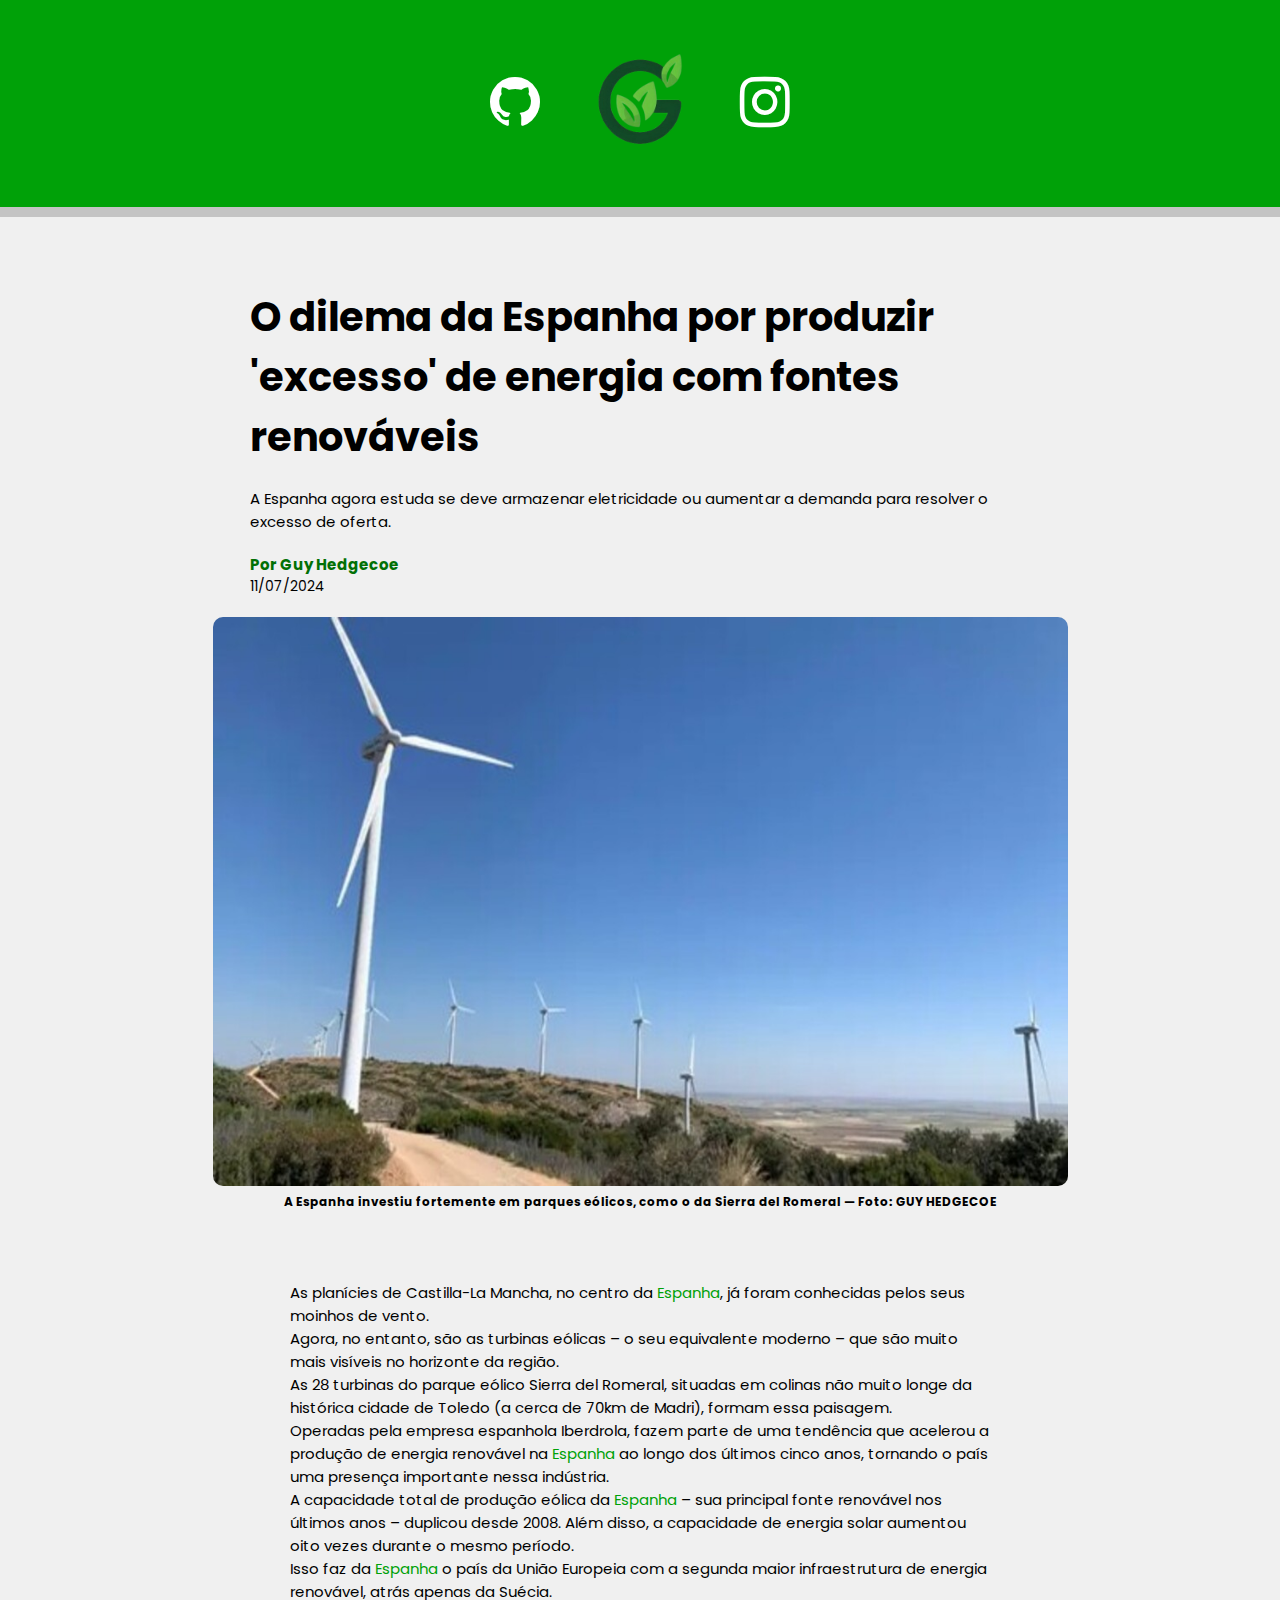
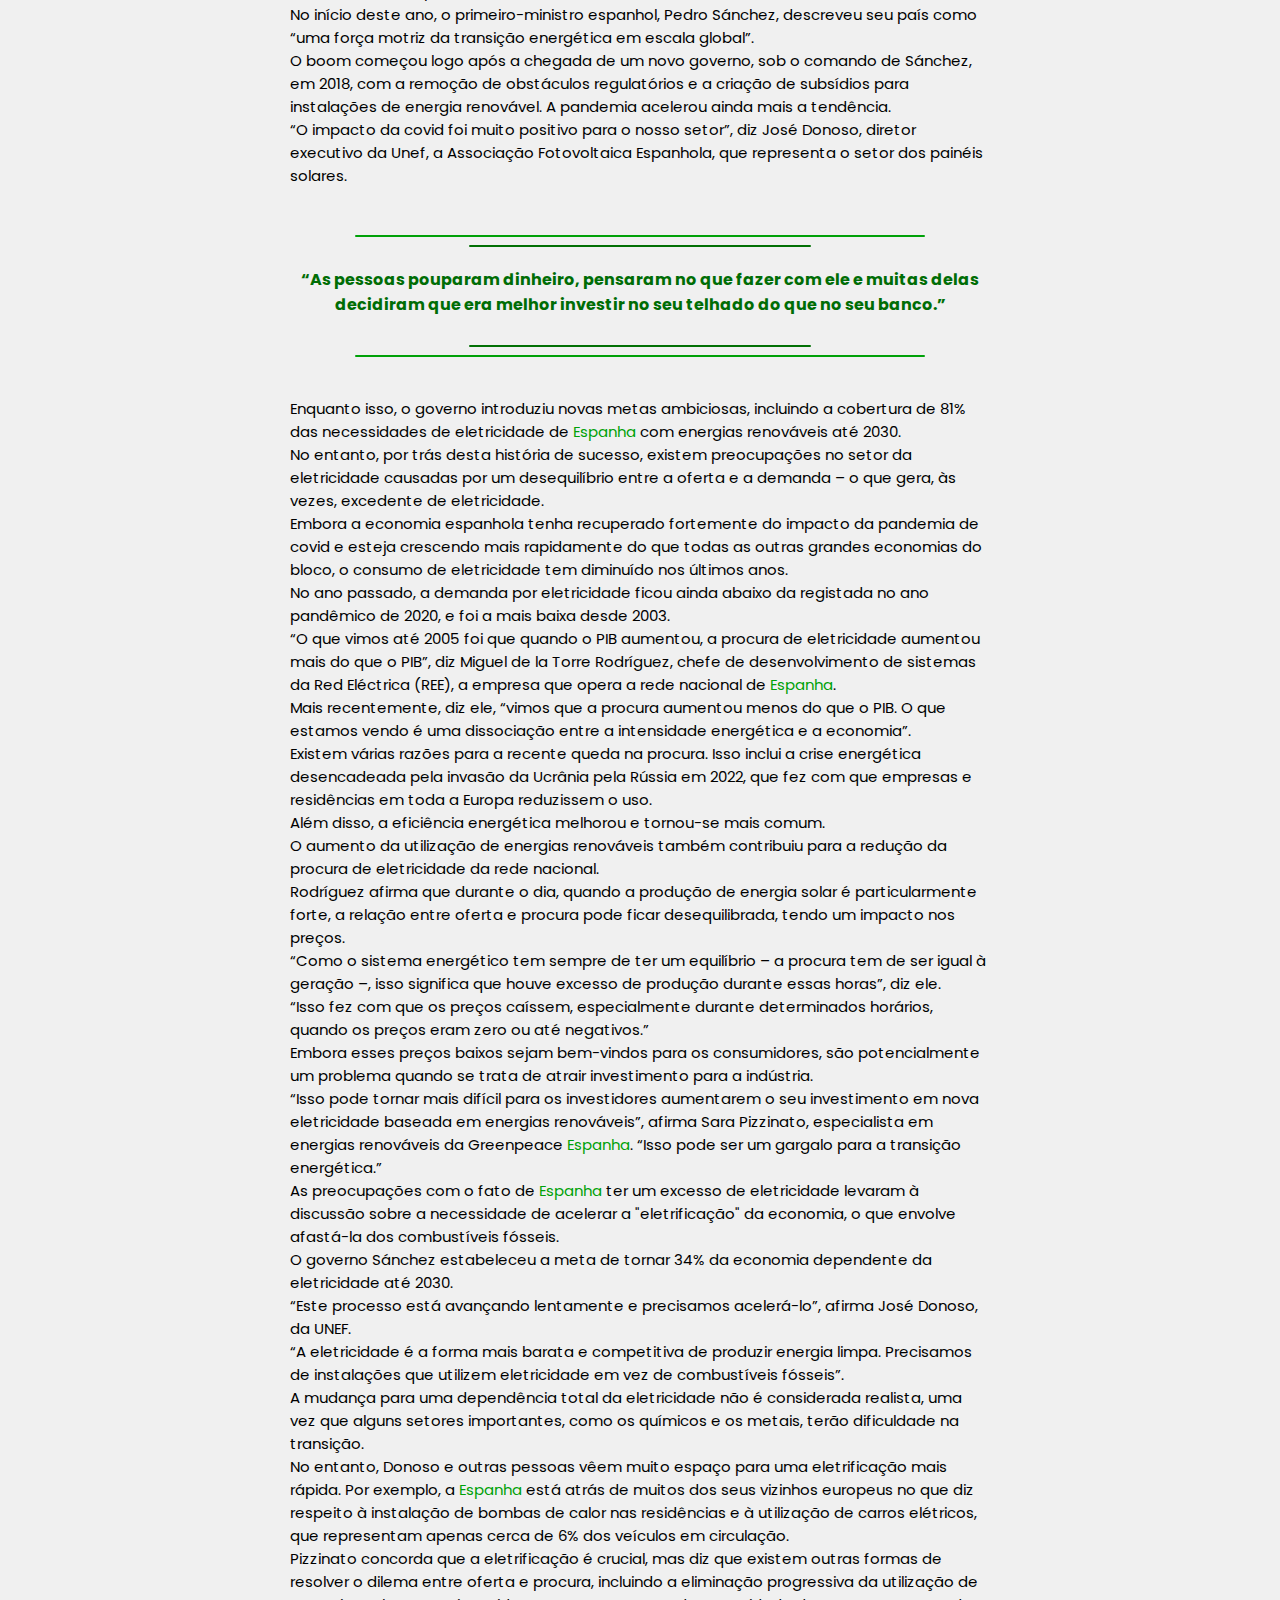
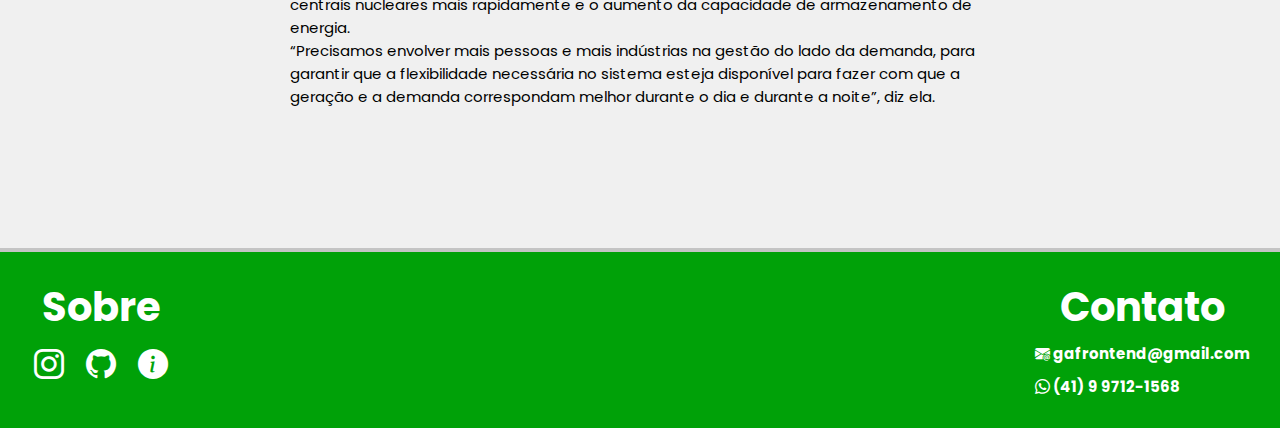
<file: news/news5.html>
<!DOCTYPE html>
<html lang="pt-br">
<head>
    <meta charset="UTF-8">
    <meta name="viewport" content="width=device-width, initial-scale=1.0">
    <link rel="stylesheet" href="../web.css">
    <link rel="stylesheet" href="../mobile.css">
    <script src="../script.js"></script>
    <link rel="preconnect" href="https://fonts.googleapis.com">
    <link rel="preconnect" href="https://fonts.gstatic.com" crossorigin>
    <link href="https://fonts.googleapis.com/css2?family=Poppins:wght@400;500;600;700;800;900&display=swap" rel="stylesheet">
    <link rel="stylesheet" href="https://cdn.jsdelivr.net/npm/bootstrap-icons@1.11.3/font/bootstrap-icons.min.css">
    <link rel="shortcut icon" href="../images/logo.png" type="image/x-icon">
    <title>GA | EcoVision</title>
    
</head>
<body>
    <header>
        <div class="menu">

                <a href="https://github.com/guilherme-antunes2010"><i class="bi bi-github"></i>
                <title>GitHub</title></a>
                <a href="../index.html"><img src="../images/logo.png" style="width: 200px; height: 200px; object-fit: cover;"></a>
                <a href="https://www.instagram.com/_ga_projetos_"><i class="bi bi-instagram"></i>
                <title>Instagram</title></a>
        </div>
    </header>

    <main>
        <div class="noticia">
            <div class="header-noticia">
                <h1>O dilema da Espanha por produzir 'excesso' de energia com fontes renováveis</h1>
                <p class="p1">A Espanha agora estuda se deve armazenar eletricidade ou aumentar a demanda para resolver o excesso de oferta.</p>
                <a href="http://www.bbc.com/portuguese">
                    <h6>Por Guy Hedgecoe</h6>
                </a>
                <p>11/07/2024</p>
            </div>
            <div class="img-noticia">
                <img src="../images/news (5).jpeg">
                <h6>A Espanha investiu fortemente em parques eólicos, como o da Sierra del Romeral — Foto: GUY HEDGECOE</h6>
            </div>
            <div class="corpo-noticia">
                <p>
                    As planícies de Castilla-La Mancha, no centro da <a href="https://g1.globo.com/tudo-sobre/espanha/">Espanha</a>, já foram conhecidas pelos seus moinhos de vento.
                    <br>
                    Agora, no entanto, são as turbinas eólicas – o seu equivalente moderno – que são muito mais visíveis no horizonte da região.
                    <br>
                    As 28 turbinas do parque eólico Sierra del Romeral, situadas em colinas não muito longe da histórica cidade de Toledo (a cerca de 70km de Madri), formam essa paisagem.
                    <br>
                    Operadas pela empresa espanhola Iberdrola, fazem parte de uma tendência que acelerou a produção de energia renovável na <a href="https://g1.globo.com/tudo-sobre/espanha/">Espanha</a> ao longo dos últimos cinco anos, tornando o país uma presença importante nessa indústria.
                    <br>
                    A capacidade total de produção eólica da <a href="https://g1.globo.com/tudo-sobre/espanha/">Espanha</a> – sua principal fonte renovável nos últimos anos – duplicou desde 2008. Além disso, a capacidade de energia solar aumentou oito vezes durante o mesmo período.
                    <br>
                    Isso faz da <a href="https://g1.globo.com/tudo-sobre/espanha/">Espanha</a> o país da União Europeia com a segunda maior infraestrutura de energia renovável, atrás apenas da Suécia.
                    <br>
                    No início deste ano, o primeiro-ministro espanhol, Pedro Sánchez, descreveu seu país como “uma força motriz da transição energética em escala global”.
                    <br>
                    O boom começou logo após a chegada de um novo governo, sob o comando de Sánchez, em 2018, com a remoção de obstáculos regulatórios e a criação de subsídios para instalações de energia renovável. A pandemia acelerou ainda mais a tendência.
                    <br>
                    “O impacto da covid foi muito positivo para o nosso setor”, diz José Donoso, diretor executivo da Unef, a Associação Fotovoltaica Espanhola, que representa o setor dos painéis solares.
                </p>
                <div class="box-citation">
                    <div class="subtitle-underline-news"></div>
                    <div class="subtitle-underline-news2"></div>
                    <h4>“As pessoas pouparam dinheiro, pensaram no que fazer com ele e muitas delas decidiram que era melhor investir no seu telhado do que no seu banco.”</h4>
                    <div class="subtitle-underline-news2"></div>
                    <div class="subtitle-underline-news"></div>
                </div>
                <p>
                    Enquanto isso, o governo introduziu novas metas ambiciosas, incluindo a cobertura de 81% das necessidades de eletricidade de <a href="https://g1.globo.com/tudo-sobre/espanha/">Espanha</a> com energias renováveis ​​até 2030.
                    <br>
                    No entanto, por trás desta história de sucesso, existem preocupações no setor da eletricidade causadas por um desequilíbrio entre a oferta e a demanda – o que gera, às vezes, excedente de eletricidade.
                    <br>
                    Embora a economia espanhola tenha recuperado fortemente do impacto da pandemia de covid e esteja crescendo mais rapidamente do que todas as outras grandes economias do bloco, o consumo de eletricidade tem diminuído nos últimos anos.
                    <br>
                    No ano passado, a demanda por eletricidade ficou ainda abaixo da registada no ano pandêmico de 2020, e foi a mais baixa desde 2003.
                    <br>
                    “O que vimos até 2005 foi que quando o PIB aumentou, a procura de eletricidade aumentou mais do que o PIB”, diz Miguel de la Torre Rodríguez, chefe de desenvolvimento de sistemas da Red Eléctrica (REE), a empresa que opera a rede nacional de <a href="https://g1.globo.com/tudo-sobre/espanha/">Espanha</a>.
                    <br>
                    Mais recentemente, diz ele, “vimos que a procura aumentou menos do que o PIB. O que estamos vendo é uma dissociação entre a intensidade energética e a economia”.
                    <br>
                    Existem várias razões para a recente queda na procura. Isso inclui a crise energética desencadeada pela invasão da Ucrânia pela Rússia em 2022, que fez com que empresas e residências em toda a Europa reduzissem o uso.
                    <br>
                    Além disso, a eficiência energética melhorou e tornou-se mais comum.
                    <br>
                    O aumento da utilização de energias renováveis ​​também contribuiu para a redução da procura de eletricidade da rede nacional.
                    <br>
                    Rodríguez afirma que durante o dia, quando a produção de energia solar é particularmente forte, a relação entre oferta e procura pode ficar desequilibrada, tendo um impacto nos preços.
                    <br>
                    “Como o sistema energético tem sempre de ter um equilíbrio – a procura tem de ser igual à geração –, isso significa que houve excesso de produção durante essas horas”, diz ele.
                    <br>
                    “Isso fez com que os preços caíssem, especialmente durante determinados horários, quando os preços eram zero ou até negativos.”
                    <br>
                    Embora esses preços baixos sejam bem-vindos para os consumidores, são potencialmente um problema quando se trata de atrair investimento para a indústria.
                    <br>
                    “Isso pode tornar mais difícil para os investidores aumentarem o seu investimento em nova eletricidade baseada em energias renováveis”, afirma Sara Pizzinato, especialista em energias renováveis ​​da Greenpeace <a href="https://g1.globo.com/tudo-sobre/espanha/">Espanha</a>. “Isso pode ser um gargalo para a transição energética.”
                    <br>
                    As preocupações com o fato de <a href="https://g1.globo.com/tudo-sobre/espanha/">Espanha</a> ter um excesso de eletricidade levaram à discussão sobre a necessidade de acelerar a "eletrificação" da economia, o que envolve afastá-la dos combustíveis fósseis.
                    <br>
                    O governo Sánchez estabeleceu a meta de tornar 34% da economia dependente da eletricidade até 2030.
                    <br>
                    “Este processo está avançando lentamente e precisamos acelerá-lo”, afirma José Donoso, da UNEF.
                    <br>
                    “A eletricidade é a forma mais barata e competitiva de produzir energia limpa. Precisamos de instalações que utilizem eletricidade em vez de combustíveis fósseis”.
                    <br>
                    A mudança para uma dependência total da eletricidade não é considerada realista, uma vez que alguns setores importantes, como os químicos e os metais, terão dificuldade na transição.
                    <br>
                    No entanto, Donoso e outras pessoas vêem muito espaço para uma eletrificação mais rápida. Por exemplo, a <a href="https://g1.globo.com/tudo-sobre/espanha/">Espanha</a> está atrás de muitos dos seus vizinhos europeus no que diz respeito à instalação de bombas de calor nas residências e à utilização de carros elétricos, que representam apenas cerca de 6% dos veículos em circulação.
                    <br>
                    Pizzinato concorda que a eletrificação é crucial, mas diz que existem outras formas de resolver o dilema entre oferta e procura, incluindo a eliminação progressiva da utilização de centrais nucleares mais rapidamente e o aumento da capacidade de armazenamento de energia.
                    <br>
                    “Precisamos envolver mais pessoas e mais indústrias na gestão do lado da demanda, para garantir que a flexibilidade necessária no sistema esteja disponível para fazer com que a geração e a demanda correspondam melhor durante o dia e durante a noite”, diz ela.
                </p>
            </div>
        </div>
    </main>

    <footer>
        <div class="left-footer">
            <nav>
                <h2>Sobre</h2>
                <ul>
                    <li><a href="https://www.instagram.com/_ga_projetos_"><i class="bi bi-instagram"></i></a></li>
                    <li><a href="https://github.com/guilherme-antunes2010"><i class="bi bi-github"></i></a></li>
                    <li><a href="../sobre.html"><i class="bi bi-info-circle-fill"></i></a></li>
                </ul>
            </nav>
        </div>
        <div class="right-footer">
            <h2>Contato</h2>
            <h4><i class="bi bi-envelope-at-fill"></i> gafrontend@gmail.com</h4>
            <h4><i class="bi bi-whatsapp"></i> (41) 9 9712-1568</h4>
        </div>
    </footer>

</body>

</html>
</file>
<file: web.css>
/* geral */

*{
    margin: 0;
    padding: 0;
    cursor: default;
}

body{
    font-family: "Poppins", sans-serif;
    background-color: #f0f0f0;
}

::-webkit-scrollbar{
    background-color: #00a108;
    width: 20px;
}

::-webkit-scrollbar-thumb{
    background-color: #027005;
    width: 10px;
    border-radius: 9999px;
}

/* header */

header {
    background-color: #00a108;
}



.menu{
    justify-content:center;
    display: flex;
    align-items: center;
    text-align: center;
    border-bottom: 10px solid #c4c4c4;
}

.menu img{
    width:50%;
    padding: 0;
    cursor: pointer;
}

.menu a i{
    font-size: 50px;
    color: #ffffff;
}

.menu a i:hover{
    color: #027005;
    transition: all 0.4s;
    cursor: pointer;
}

/* icones */

.icons a {
    font-size: 30px;
    color:#ffffff;
    border:3px solid #027005;
    background-color: #00a108;
    padding: 13px 20px;
    border-radius: 9999px;
}

.icons a:hover{
    color: #027005;
    transition: all 0.4s;
}

.icons ul li a i:hover{
    cursor: pointer;
}

.icons ul li a:hover{
    cursor: pointer;
}

.icons  ul li{
    display: inline-block;
    list-style: none;
    padding: 70px 20px;
}

.icons{
    align-items: center;
    text-align: center;
    justify-content: center;
    cursor: pointer;
}

/* geral */

#geral {
    text-align: center;
    padding: 0 40px;
}

#geral h2 {
    color:#00a108;
}

/* ideias */

.cols {
    display: grid;
    flex-direction: column;
}

.cols-3{
    grid-template-columns: repeat(3,1fr);
}

#ideias{
    background-color: #00a108;
    text-align: center;
    align-items: center;
    padding: 40px;
    margin-top: 8%;
    border-bottom: 8px solid #c4c4c4;
}

#ideias img {
    margin-top: 40px ;
    width: 80%;
}

#ideias h2, #ideias h1 {
    color: #ffffff;
}

#ideias a{
    text-decoration: none;
}

#ideias h2:hover{
    color: #027005;
    cursor: pointer;
    transition: all 0.4s;
}

#ideias img:hover{
    cursor: pointer;
    transform: translateY(-5px);
    transition: all 0.8s;
}

/* noticias */

#noticias h1{
    text-align: center;
    margin-top:5%;
}

.subtitle-underline{
    width: 90%;
    height: 2px;
    background: #00a108;
    border-radius: 9999px;
    margin: 8px auto 0 auto;
}

.news1 a{
    display: flex;
    align-items: center;
    justify-self: center;
    padding: 1rem;
}

.news2 a{
    display: flex;
    align-items: center;
    justify-self: center;
    padding: 1rem;
}

.news3 a{
    display: flex;
    align-items: center;
    justify-self: center;
    padding: 1rem;
}

.news4 a{
    display: flex;
    align-items: center;
    justify-self: center;
    padding: 1rem;
}

.news5 a{
    display: flex;
    align-items: center;
    justify-self: center;
    padding: 1rem;
}

a .legenda{
    height: 100%;
    flex-basis: 50%;
    color: #027005;
    cursor: pointer;
}

#noticias a{
    text-decoration: none;
}

.noticia-img{
    flex-basis: 50%;
    display: flex;
    align-items: center;
    justify-content: center;
}

.noticia-img img {
    width: 60%;
    border-radius: 20px;
    cursor: pointer;
}

.legenda .infos {
    font-size: 0.8rem;
}

.legenda h2, .legenda p {
    cursor: pointer;
}

.legenda h2:hover{
    color: #03d60d;
    transition: all 0.8s;
}

.legenda p:hover{
    color: #03d60d;
    transition: all 0.8s;
}

/* duvidas */

#duvidas{
    text-align: center;
    padding:0 40px;
}

#duvidas h2,#duvidas h3,#duvidas h1{
    color: #00a108;
}

.rs-leg{
    padding: 0 70px;
}

.empresas-leg{
    padding: 0 110px;
}

#duvidas span {
    font-weight: 600;
}

.lixos-icons,.rs-icons,.empresas-icons{
    font-size: 80px;
}

.rs-icons{
    color: #00a1a1 ;
}

.empresas-icons{
    color: #0099ff;
}

#duvidas h1{
    padding: 50px;
    font-size: 30px;
    font-weight: 700;
    color: black;
}

/* footer  */

footer{
    border-top: 4px solid #c4c4c4;
    margin-top: 70px;
    padding: 25px;
    background-color: #00a108;
    display: flex;
    justify-content: space-between;
    color: #ffffff;
}

.left-footer nav ul li{
    list-style: none;
    display: inline-block;
    text-align: center;
    margin-top: 5px;
}

.left-footer i{
    color: #ffffff;
    font-size: 30px;
    margin:0 9px;
    
}

footer h2{
    font-size: 40px;
    text-align: center;
}

footer h4{
    font-size: 15px;
}

.left-footer i:hover{
    color: #027005;
    transition: all 0.6s;
    cursor: pointer;
}

.right-footer h4{
    padding: 5px;
}

.seta-cima{
    position: fixed;
    left: 10px;
    bottom:5px;
}

.seta-cima a button{
    background-color: #00a108;
    color: #ffffff;
    padding: 10px 20px;
    border: 2px solid #006d05;
    border-radius: 20px;
    cursor: pointer;
}

.seta-cima a button:hover{
    color: #027005;
}

/* news  */

.noticia{
    text-align: left;
    justify-content: center;
    align-items: center;
    padding: 70px ;
}

.header-noticia{
    padding: 0 180px;
    text-align: left;
}

.header-noticia h1{
    font-size: 40px;
}

.header-noticia .p1{
    font-size: 15px;
    padding: 20px 0;
}

.header-noticia p{
    font-size: 14px;
    padding-bottom: 20px;
}

.header-noticia a{
    text-decoration: none;
    color: #027005;
}

.header-noticia a h6{
    font-size: 15px;
    text-decoration: none;
    cursor: pointer;
}

.img-noticia{
    text-align: center;
    align-items: center;
}

.img-noticia img{
    width: 75%;
    border-radius: 10px;
}


.img-noticia .top{
    width: 50%;
    border-radius: 10px;
    padding-top: 50px;
}


.img-noticia h6{
    text-align: center;
    padding: 0 115px;
    font-size: 12px;
    padding-bottom: 70px;
}


.corpo-noticia p:not(.p1){
    padding:0 220px ;
    font-size: 15px;
}

.corpo-noticia p a{
    text-decoration: none;
    color: #00a108;
    cursor: pointer;
}

.corpo-noticia span{
    font-weight: 600;
    font-size: 16px;
}

p .marca-texto{
    background-color: rgba(0, 161, 8, 28%);
    font-weight: 500;
}

.corpo-noticia p a:hover{
    color: #027005;
}

.corpo-noticia h2{
    text-align: left;
    padding: 60px 220px;
    padding-bottom: 20px;
}

.corpo-noticia .top{
    text-align: center;
    padding: 30px 20px 20px 20px;
}

.box-citation{
    padding: 40px 0;
    text-align: center;
}

.box-citation h4{
    padding: 20px 210px;
    color: #006d05;
}

.subtitle-underline-news{
    width: 50%;
    height: 2px;
    background: #00a108;
    border-radius: 9999px;
    margin: 8px auto 0 auto;
}

.subtitle-underline-news2{
    width: 30%;
    height: 2px;
    background: #027005;
    border-radius: 9999px;
    margin: 8px auto 0 auto;
}

.pics {
    text-align: center;
    align-items: center;
    justify-content: center;
    margin-top: 50px;
}

.pics h2,.pics .p2{
    text-align: center;

}

.pics img{
    width: 60%;
    border-radius: 20px;
}

.pics input {
    color: #ffffff;
    text-align: center;
    display: inline-block;
    padding: 8px 16px;
    border: 4px solid #027005;
    border-radius: 999999px;
    background-color: #00a108;
    cursor: pointer;
    margin: 4px;
}

.pics input:hover{
    background-color: #027005; 
    color: #ffffff;
    transition: all 0.4s;
}


/* sobre  */

.sobre{
    padding: 0 170px;
}


.sobre h1 {
    color: #027005;
    padding-top: 30px;
}

.sobre h2 {
    padding-top: 60px;
    color: #006d05;
}

.sobre h4{
    padding-top: 60px; 
}

.sobre a{
    font-size: 13px;
    color: #00a108;
    cursor: pointer;
}

.sobre a:hover{
    color: #03d60d;
}

/* ideias.html */

.ideias-html{
    padding: 0 340px ;
    text-align: center;
    align-items: center;
    justify-content: center;
}

.ideias-html h1 {
    padding-top: 70px;
}

.ideias-html p{
    padding: 15px;
}

.ideias-html .p1{
    padding: 15px;
}

.ideias-html iframe{
    padding: 40px 0;
}
</file>
<file: mobile.css>
@media (max-width:800px){
    /* index.html  */
    
    /* icons  */

    .icons a {
        font-size: 20px;
        color:#ffffff;
        border:3px solid #027005;
        background-color: #00a108;
        padding: 10px 14px;
        border-radius: 9999px;
    }

    .icons  ul li{
        display: inline-block;
        list-style: none;
        padding: 50px 10px;
    }

    /* geral  */
    #geral h1{
        font-size: 30px;
    }

    /* ideias */

    #ideias{
        background-color: #00a108;
        text-align: center;
        align-items: center;
        padding: 20px;
        margin-top: 8%;
        border-bottom: 8px solid #c4c4c4;
    }

    #ideias img {
        margin-top: 40px ;
        width: 90%;
    }

    #ideias h1{
        font-size: 25px;
    }

    #ideias h2{
        font-size: 12px;
    }


    /* noticias */

    #noticia{
        padding: 0;
        margin: 0;
    }

    .news1 a,.news2 a,.news3 a,.news4 a,.news5 a{
        display: block;
        text-align: center;
    }

    .legenda h2{
        font-size: 15px;
        padding: 0;
    }

    .legenda p{
        font-size: 10px;
    }

    .legenda .infos{
        font-size: 8px;
    }
    
    .noticia-img img {
        width: 90%;
        border-radius: 20px;
        cursor: pointer;
    }
    
    /* duvidas */
    
    #duvidas{
        text-align: center;
        padding: 0;
    }

    #duvidas .titulo-duvida{
        padding: 50px;
        font-size: 30px;
        font-weight: 700;
        color: black;
    }

    #duvidas h2,#duvidas h3,#duvidas h1:not(.titulo-duvida){
        color: #00a108;
        padding: 0 20px;
    }

    .lixos-leg{
        padding: 0 20px;
    }

    .rs-leg{
        padding: 0 20px;
    }
    
    .empresas-leg{
        padding: 0 20px;
    }

    /* news.html  */
        .noticia{
            text-align: center;
            align-items: center;
            justify-content: center;
            padding: 0;
            margin: 0;
        }
    
        .header-noticia{
            text-align: center;
            align-items: center;
            padding: 20px;
            margin: 0;
        }
    
        .header-noticia h1{
            font-size: 20px ;
        }
    
        .header-noticia .p1{
            font-size: 12px;
            padding: 20px 0;
        }
        
        .header-noticia p{
            font-size: 14px;
            padding-bottom: 20px;
        }
        
        
        .header-noticia a h6{
            font-size: 15px;
            padding-bottom: 15px;
        }
    
        .img-noticia img{
            width: 90%;
        }

        .img-noticia .top{
            width: 80%;
            padding-bottom: 0;
        }
    
        .img-noticia h6{
            text-align: center;
            padding: 0 22px;
            font-size: 10px;
            padding-bottom: 30px;
        }
    
        .corpo-noticia h2{
            text-align: center;
            padding: 60px 20px;
            padding-bottom: 20px;
        }

        .corpo-noticia p:not(.p1){
            padding:0 30px ;
            font-size: 15px;
        }
    
    
        .corpo-noticia h4 {
            text-align: center;
            align-items: center;
            padding: 18px;
            color: #027005;
        }
    
        .pics h2, .pics .p2{
            text-align: center;
            align-items: center;
            padding: 0;
            margin: 0;
        }
    
        .left-footer h2 {
            font-size: 20px ;
        }
    
        .left-footer nav ul li i{
            font-size: 20px;
        }
    
        .right-footer h2 {
            font-size: 20px ;
        }
    
        .right-footer h4{
            font-size: 10px;
            text-align: center;
        }
    
        /* sobre  */

        .sobre{
            text-align: left;
            padding: 0 40px;
        }

        .sobre p,.sobre h1,.sobre h2, .sobre li{
            text-align: center;
        }

        .sobre a{
            text-align: left;
            color: #027005;
            font-size: 10px;
        }

        .ref{
            padding-top: 50px;
        }

        /* ideias.html */
        
        .ideias-html{
            padding: 0 20px;
            text-align: center;
            align-items: center;
            justify-content: center;
        }

        .ideias-html .p1{
            font-size: 12px;
        }

        .ideias-html iframe{
            width: 280px;
            height: 157.5px;
        }

    }
</file>
